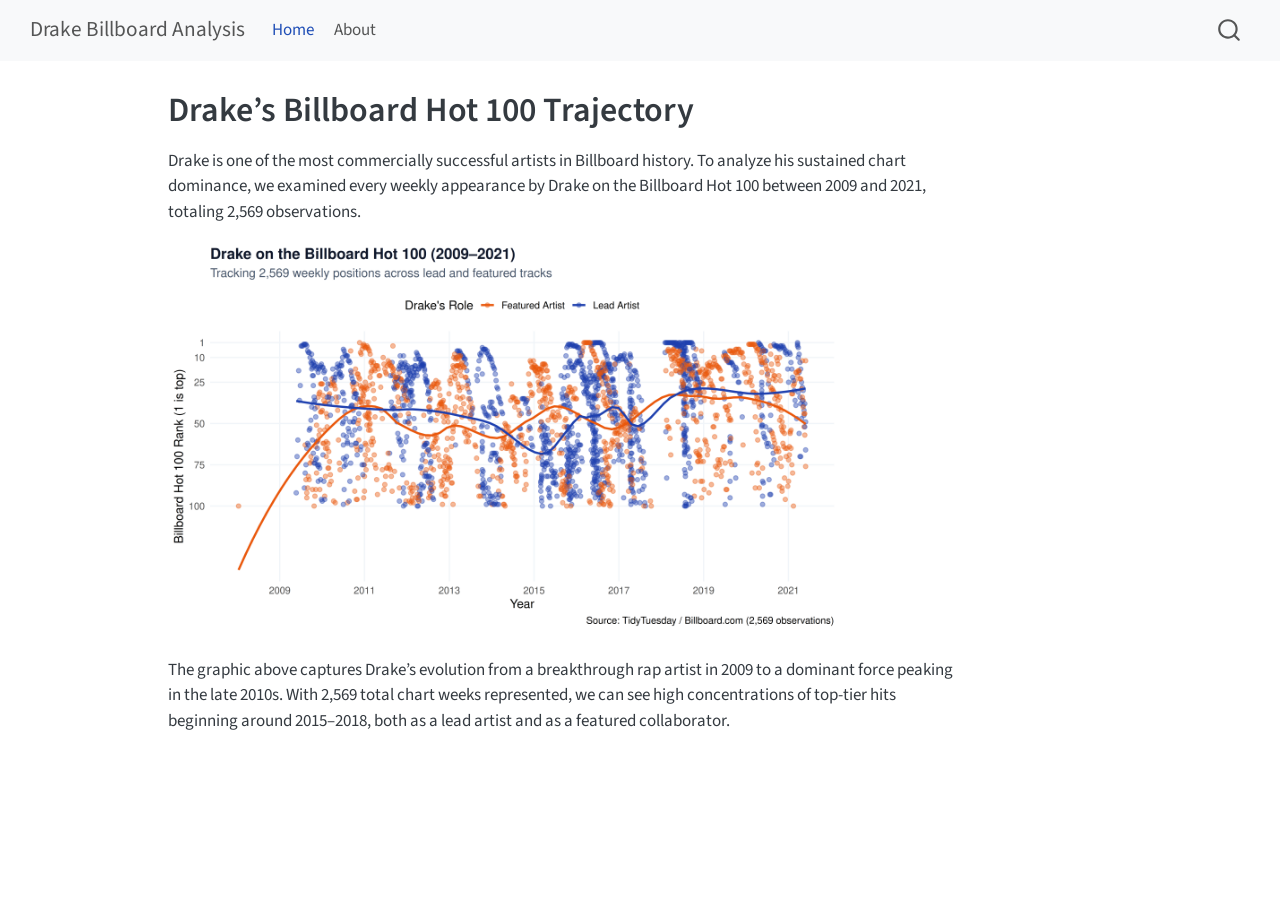
<file: index.html>
<!DOCTYPE html>
<html xmlns="http://www.w3.org/1999/xhtml" lang="en" xml:lang="en"><head>

<meta charset="utf-8">
<meta name="generator" content="quarto-1.10.18">

<meta name="viewport" content="width=device-width, initial-scale=1.0, user-scalable=yes">


<title>Drake’s Billboard Hot 100 Trajectory – Drake Billboard Analysis</title>
<style>
/* Default styles provided by pandoc.
** See https://pandoc.org/MANUAL.html#variables-for-html for config info.
*/
span.smallcaps{font-variant: small-caps;}
div.columns{display: flex; gap: 1.5em;}
div.column{flex: auto;}
@media screen {
div.columns{gap: min(4vw, 1.5em);}
div.column{overflow-x: auto;}
}
div.hanging-indent{margin-left: 1.5em; text-indent: -1.5em;}
ul.task-list{list-style: none;}
ul.task-list li input[type="checkbox"] {
  width: 0.8em;
  margin: 0 0.8em 0.2em -1em; /* quarto-specific, see https://github.com/quarto-dev/quarto-cli/issues/4556 */ 
  vertical-align: middle;
}
</style>


<script src="site_libs/quarto-nav/quarto-nav.js"></script>
<script src="site_libs/quarto-nav/headroom.min.js"></script>
<script src="site_libs/clipboard/clipboard.min.js"></script>
<script src="site_libs/quarto-search/autocomplete.umd.js"></script>
<script src="site_libs/quarto-search/fuse.min.js"></script>
<script src="site_libs/quarto-search/quarto-search.js"></script>
<meta name="quarto:offset" content="./">
<script src="site_libs/quarto-html/quarto.js" type="module"></script>
<script src="site_libs/quarto-html/tabsets/tabsets.js" type="module"></script>
<script src="site_libs/quarto-html/popper.min.js"></script>
<script src="site_libs/quarto-html/tippy.umd.min.js"></script>
<script src="site_libs/quarto-html/anchor.min.js"></script>
<link href="site_libs/quarto-html/tippy.css" rel="stylesheet">
<link href="site_libs/quarto-html/quarto-syntax-highlighting-64a204ab8560d761af7679ceaba22944.css" rel="stylesheet" id="quarto-text-highlighting-styles">
<script src="site_libs/bootstrap/bootstrap.min.js"></script>
<link href="site_libs/bootstrap/bootstrap-icons.css" rel="stylesheet">
<link href="site_libs/bootstrap/bootstrap-5453c8eb392fbb9e83e403fa6f01b86a.min.css" rel="stylesheet" append-hash="true" id="quarto-bootstrap" data-mode="light">
<script id="quarto-search-options" type="application/json">{
  "location": "navbar",
  "copy-button": false,
  "collapse-after": 3,
  "panel-placement": "end",
  "type": "overlay",
  "limit": 50,
  "keyboard-shortcut": [
    "f",
    "/",
    "s"
  ],
  "show-item-context": false,
  "language": {
    "search-no-results-text": "No results",
    "search-matching-documents-text": "matching documents",
    "search-copy-link-title": "Copy link to search",
    "search-hide-matches-text": "Hide additional matches",
    "search-more-match-text": "more match in this document",
    "search-more-matches-text": "more matches in this document",
    "search-clear-button-title": "Clear",
    "search-text-placeholder": "",
    "search-detached-cancel-button-title": "Cancel",
    "search-submit-button-title": "Submit",
    "search-label": "Search"
  }
}</script>


</head>

<body class="nav-fixed quarto-light">

<div id="quarto-search-results"></div>
  <header id="quarto-header" class="headroom fixed-top">
    <nav class="navbar navbar-expand-lg " data-bs-theme="dark">
      <div class="navbar-container container-fluid">
      <div class="navbar-brand-container mx-auto">
    <a class="navbar-brand" href="./index.html">
    <span class="navbar-title">Drake Billboard Analysis</span>
    </a>
  </div>
            <div id="quarto-search" class="" title="Search"></div>
          <button class="navbar-toggler" type="button" data-bs-toggle="collapse" data-bs-target="#navbarCollapse" aria-controls="navbarCollapse" role="menu" aria-expanded="false" aria-label="Toggle navigation" onclick="if (window.quartoToggleHeadroom) { window.quartoToggleHeadroom(); }">
  <span class="navbar-toggler-icon"></span>
</button>
          <div class="collapse navbar-collapse" id="navbarCollapse">
            <ul class="navbar-nav navbar-nav-scroll me-auto">
  <li class="nav-item">
    <a class="nav-link active" href="./index.html" aria-current="page"> 
<span class="menu-text">Home</span></a>
  </li>  
  <li class="nav-item">
    <a class="nav-link" href="./about.html"> 
<span class="menu-text">About</span></a>
  </li>  
</ul>
          </div> <!-- /navcollapse -->
            <div class="quarto-navbar-tools">
</div>
      </div> <!-- /container-fluid -->
    </nav>
</header>
<!-- content -->
<div id="quarto-content" class="quarto-container page-columns page-rows-contents page-layout-article page-navbar">
<!-- sidebar -->
<!-- margin-sidebar -->
    <div id="quarto-margin-sidebar" class="sidebar margin-sidebar zindex-bottom">
        
    </div>
<!-- main -->
<main class="content" id="quarto-document-content">

<header id="title-block-header" class="quarto-title-block default">
<div class="quarto-title">
<h1 class="title">Drake’s Billboard Hot 100 Trajectory</h1>
</div>



<div class="quarto-title-meta">

    
  
    
  </div>
  


</header>


<p>Drake is one of the most commercially successful artists in Billboard history. To analyze his sustained chart dominance, we examined every weekly appearance by Drake on the Billboard Hot 100 between 2009 and 2021, totaling 2,569 observations.</p>
<div class="cell">
<div class="cell-output-display">
<div>
<figure class="figure">
<p><img src="index_files/figure-html/unnamed-chunk-1-1.png" class="img-fluid figure-img" width="672"></p>
</figure>
</div>
</div>
</div>
<p>The graphic above captures Drake’s evolution from a breakthrough rap artist in 2009 to a dominant force peaking in the late 2010s. With 2,569 total chart weeks represented, we can see high concentrations of top-tier hits beginning around 2015–2018, both as a lead artist and as a featured collaborator.</p>



</main> <!-- /main -->
<script id="quarto-html-after-body" type="application/javascript">
  window.document.addEventListener("DOMContentLoaded", function (event) {
    const icon = "";
    const anchorJS = new window.AnchorJS();
    anchorJS.options = {
      placement: 'right',
      icon: icon
    };
    anchorJS.add('.anchored');
    const isCodeAnnotation = (el) => {
      for (const clz of el.classList) {
        if (clz.startsWith('code-annotation-')) {                     
          return true;
        }
      }
      return false;
    }
    const onCopySuccess = function(e) {
      // button target
      const button = e.trigger;
      // don't keep focus
      button.blur();
      // flash "checked"
      button.classList.add('code-copy-button-checked');
      var currentTitle = button.getAttribute("title");
      button.setAttribute("title", "Copied!");
      let tooltip;
      if (window.bootstrap) {
        button.setAttribute("data-bs-toggle", "tooltip");
        button.setAttribute("data-bs-placement", "left");
        button.setAttribute("data-bs-title", "Copied!");
        tooltip = new bootstrap.Tooltip(button, 
          { trigger: "manual", 
            customClass: "code-copy-button-tooltip",
            offset: [0, -8]});
        tooltip.show();    
      }
      setTimeout(function() {
        if (tooltip) {
          tooltip.hide();
          button.removeAttribute("data-bs-title");
          button.removeAttribute("data-bs-toggle");
          button.removeAttribute("data-bs-placement");
        }
        button.setAttribute("title", currentTitle);
        button.classList.remove('code-copy-button-checked');
      }, 1000);
      // clear code selection
      e.clearSelection();
    }
    const getTextToCopy = function(trigger) {
      const outerScaffold = trigger.parentElement.cloneNode(true);
      const codeEl = outerScaffold.querySelector('code');
      for (const childEl of codeEl.children) {
        if (isCodeAnnotation(childEl)) {
          childEl.remove();
        }
      }
      return codeEl.innerText;
    }
    const clipboard = new window.ClipboardJS('.code-copy-button:not([data-in-quarto-modal])', {
      text: getTextToCopy
    });
    clipboard.on('success', onCopySuccess);
    if (window.document.getElementById('quarto-embedded-source-code-modal')) {
      const clipboardModal = new window.ClipboardJS('.code-copy-button[data-in-quarto-modal]', {
        text: getTextToCopy,
        container: window.document.getElementById('quarto-embedded-source-code-modal')
      });
      clipboardModal.on('success', onCopySuccess);
    }
      var localhostRegex = new RegExp(/^(?:http|https):\/\/localhost\:?[0-9]*\//);
      var mailtoRegex = new RegExp(/^mailto:/);
        var filterRegex = new RegExp('/' + window.location.host + '/');
      var isInternal = (href) => {
          return filterRegex.test(href) || localhostRegex.test(href) || mailtoRegex.test(href);
      }
      // Inspect non-navigation links and adorn them if external
     var links = window.document.querySelectorAll('a[href]:not(.nav-link):not(.navbar-brand):not(.toc-action):not(.sidebar-link):not(.sidebar-item-toggle):not(.pagination-link):not(.no-external):not([aria-hidden]):not(.dropdown-item):not(.quarto-navigation-tool):not(.about-link)');
      for (var i=0; i<links.length; i++) {
        const link = links[i];
        if (!isInternal(link.href)) {
          // undo the damage that might have been done by quarto-nav.js in the case of
          // links that we want to consider external
          if (link.dataset.originalHref !== undefined) {
            link.href = link.dataset.originalHref;
          }
        }
      }
    function tippyHover(el, contentFn, onTriggerFn, onUntriggerFn) {
      const config = {
        allowHTML: true,
        maxWidth: 500,
        delay: 100,
        arrow: false,
        appendTo: function(el) {
            return el.parentElement;
        },
        interactive: true,
        interactiveBorder: 10,
        theme: 'quarto',
        placement: 'bottom-start',
      };
      if (contentFn) {
        config.content = contentFn;
      }
      if (onTriggerFn) {
        config.onTrigger = onTriggerFn;
      }
      if (onUntriggerFn) {
        config.onUntrigger = onUntriggerFn;
      }
      window.tippy(el, config); 
    }
    const noterefs = window.document.querySelectorAll('a[role="doc-noteref"]');
    for (var i=0; i<noterefs.length; i++) {
      const ref = noterefs[i];
      tippyHover(ref, function() {
        // use id or data attribute instead here
        let href = ref.getAttribute('data-footnote-href') || ref.getAttribute('href');
        try { href = new URL(href).hash; } catch {}
        const id = href.replace(/^#\/?/, "");
        const note = window.document.getElementById(id);
        if (note) {
          return note.innerHTML;
        } else {
          return "";
        }
      });
    }
    const xrefs = window.document.querySelectorAll('a.quarto-xref');
    const processXRef = (id, note) => {
      // Strip column container classes
      const stripColumnClz = (el) => {
        el.classList.remove("page-full", "page-columns");
        if (el.children) {
          for (const child of el.children) {
            stripColumnClz(child);
          }
        }
      }
      stripColumnClz(note)
      if (id === null || id.startsWith('sec-')) {
        // Special case sections, only their first couple elements
        const container = document.createElement("div");
        if (note.children && note.children.length > 2) {
          container.appendChild(note.children[0].cloneNode(true));
          for (let i = 1; i < note.children.length; i++) {
            const child = note.children[i];
            if (child.tagName === "P" && child.innerText === "") {
              continue;
            } else {
              container.appendChild(child.cloneNode(true));
              break;
            }
          }
          if (window.Quarto?.typesetMath) {
            window.Quarto.typesetMath(container);
          }
          return container.innerHTML
        } else {
          if (window.Quarto?.typesetMath) {
            window.Quarto.typesetMath(note);
          }
          return note.innerHTML;
        }
      } else {
        // Remove any anchor links if they are present
        const anchorLink = note.querySelector('a.anchorjs-link');
        if (anchorLink) {
          anchorLink.remove();
        }
        if (window.Quarto?.typesetMath) {
          window.Quarto.typesetMath(note);
        }
        if (note.classList.contains("callout")) {
          return note.outerHTML;
        } else {
          return note.innerHTML;
        }
      }
    }
    for (var i=0; i<xrefs.length; i++) {
      const xref = xrefs[i];
      tippyHover(xref, undefined, function(instance) {
        instance.disable();
        let url = xref.getAttribute('href');
        let hash = undefined; 
        if (url.startsWith('#')) {
          hash = url;
        } else {
          try { hash = new URL(url).hash; } catch {}
        }
        if (hash) {
          const id = hash.replace(/^#\/?/, "");
          const note = window.document.getElementById(id);
          if (note !== null) {
            try {
              const html = processXRef(id, note.cloneNode(true));
              instance.setContent(html);
            } finally {
              instance.enable();
              instance.show();
            }
          } else {
            // See if we can fetch this
            fetch(url.split('#')[0])
            .then(res => res.text())
            .then(html => {
              const parser = new DOMParser();
              const htmlDoc = parser.parseFromString(html, "text/html");
              const note = htmlDoc.getElementById(id);
              if (note !== null) {
                const html = processXRef(id, note);
                instance.setContent(html);
              } 
            }).finally(() => {
              instance.enable();
              instance.show();
            });
          }
        } else {
          // See if we can fetch a full url (with no hash to target)
          // This is a special case and we should probably do some content thinning / targeting
          fetch(url)
          .then(res => res.text())
          .then(html => {
            const parser = new DOMParser();
            const htmlDoc = parser.parseFromString(html, "text/html");
            const note = htmlDoc.querySelector('main.content');
            if (note !== null) {
              // This should only happen for chapter cross references
              // (since there is no id in the URL)
              // remove the first header
              if (note.children.length > 0 && note.children[0].tagName === "HEADER") {
                note.children[0].remove();
              }
              const html = processXRef(null, note);
              instance.setContent(html);
            } 
          }).finally(() => {
            instance.enable();
            instance.show();
          });
        }
      }, function(instance) {
      });
    }
        let selectedAnnoteEl;
        const selectorForAnnotation = ( cell, annotation) => {
          let cellAttr = 'data-code-cell="' + cell + '"';
          let lineAttr = 'data-code-annotation="' +  annotation + '"';
          const selector = 'span[' + cellAttr + '][' + lineAttr + ']';
          return selector;
        }
        const selectCodeLines = (annoteEl) => {
          const doc = window.document;
          const targetCell = annoteEl.getAttribute("data-target-cell");
          const targetAnnotation = annoteEl.getAttribute("data-target-annotation");
          const annoteSpan = window.document.querySelector(selectorForAnnotation(targetCell, targetAnnotation));
          const lines = annoteSpan.getAttribute("data-code-lines").split(",");
          const lineIds = lines.map((line) => {
            return targetCell + "-" + line;
          })
          let top = null;
          let height = null;
          let parent = null;
          if (lineIds.length > 0) {
              //compute the position of the single el (top and bottom and make a div)
              const el = window.document.getElementById(lineIds[0]);
              top = el.offsetTop;
              height = el.offsetHeight;
              parent = el.parentElement.parentElement;
            if (lineIds.length > 1) {
              const lastEl = window.document.getElementById(lineIds[lineIds.length - 1]);
              const bottom = lastEl.offsetTop + lastEl.offsetHeight;
              height = bottom - top;
            }
            if (top !== null && height !== null && parent !== null) {
              // cook up a div (if necessary) and position it 
              let div = window.document.getElementById("code-annotation-line-highlight");
              if (div === null) {
                div = window.document.createElement("div");
                div.setAttribute("id", "code-annotation-line-highlight");
                div.style.position = 'absolute';
                parent.appendChild(div);
              }
              div.style.top = top - 2 + "px";
              div.style.height = height + 4 + "px";
              div.style.left = 0;
              let gutterDiv = window.document.getElementById("code-annotation-line-highlight-gutter");
              if (gutterDiv === null) {
                gutterDiv = window.document.createElement("div");
                gutterDiv.setAttribute("id", "code-annotation-line-highlight-gutter");
                gutterDiv.style.position = 'absolute';
                const codeCell = window.document.getElementById(targetCell);
                const gutter = codeCell.querySelector('.code-annotation-gutter');
                gutter.appendChild(gutterDiv);
              }
              gutterDiv.style.top = top - 2 + "px";
              gutterDiv.style.height = height + 4 + "px";
            }
            selectedAnnoteEl = annoteEl;
          }
        };
        const unselectCodeLines = () => {
          const elementsIds = ["code-annotation-line-highlight", "code-annotation-line-highlight-gutter"];
          elementsIds.forEach((elId) => {
            const div = window.document.getElementById(elId);
            if (div) {
              div.remove();
            }
          });
          selectedAnnoteEl = undefined;
        };
          // Handle positioning of the toggle
      window.addEventListener(
        "resize",
        throttle(() => {
          elRect = undefined;
          if (selectedAnnoteEl) {
            selectCodeLines(selectedAnnoteEl);
          }
        }, 10)
      );
      function throttle(fn, ms) {
      let throttle = false;
      let timer;
        return (...args) => {
          if(!throttle) { // first call gets through
              fn.apply(this, args);
              throttle = true;
          } else { // all the others get throttled
              if(timer) clearTimeout(timer); // cancel #2
              timer = setTimeout(() => {
                fn.apply(this, args);
                timer = throttle = false;
              }, ms);
          }
        };
      }
        // Attach click handler to the DT
        const annoteDls = window.document.querySelectorAll('dt[data-target-cell]');
        for (const annoteDlNode of annoteDls) {
          annoteDlNode.addEventListener('click', (event) => {
            const clickedEl = event.target;
            if (clickedEl !== selectedAnnoteEl) {
              unselectCodeLines();
              const activeEl = window.document.querySelector('dt[data-target-cell].code-annotation-active');
              if (activeEl) {
                activeEl.classList.remove('code-annotation-active');
              }
              selectCodeLines(clickedEl);
              clickedEl.classList.add('code-annotation-active');
            } else {
              // Unselect the line
              unselectCodeLines();
              clickedEl.classList.remove('code-annotation-active');
            }
          });
        }
    const findCites = (el) => {
      const parentEl = el.parentElement;
      if (parentEl) {
        const cites = parentEl.dataset.cites;
        if (cites) {
          return {
            el,
            cites: cites.split(' ')
          };
        } else {
          return findCites(el.parentElement)
        }
      } else {
        return undefined;
      }
    };
    var bibliorefs = window.document.querySelectorAll('a[role="doc-biblioref"]');
    for (var i=0; i<bibliorefs.length; i++) {
      const ref = bibliorefs[i];
      const citeInfo = findCites(ref);
      if (citeInfo) {
        tippyHover(citeInfo.el, function() {
          var popup = window.document.createElement('div');
          citeInfo.cites.forEach(function(cite) {
            var citeDiv = window.document.createElement('div');
            citeDiv.classList.add('hanging-indent');
            citeDiv.classList.add('csl-entry');
            var biblioDiv = window.document.getElementById('ref-' + cite);
            if (biblioDiv) {
              citeDiv.innerHTML = biblioDiv.innerHTML;
            }
            popup.appendChild(citeDiv);
          });
          return popup.innerHTML;
        });
      }
    }
  });
  </script>
</div> <!-- /content -->




</body></html>
</file>
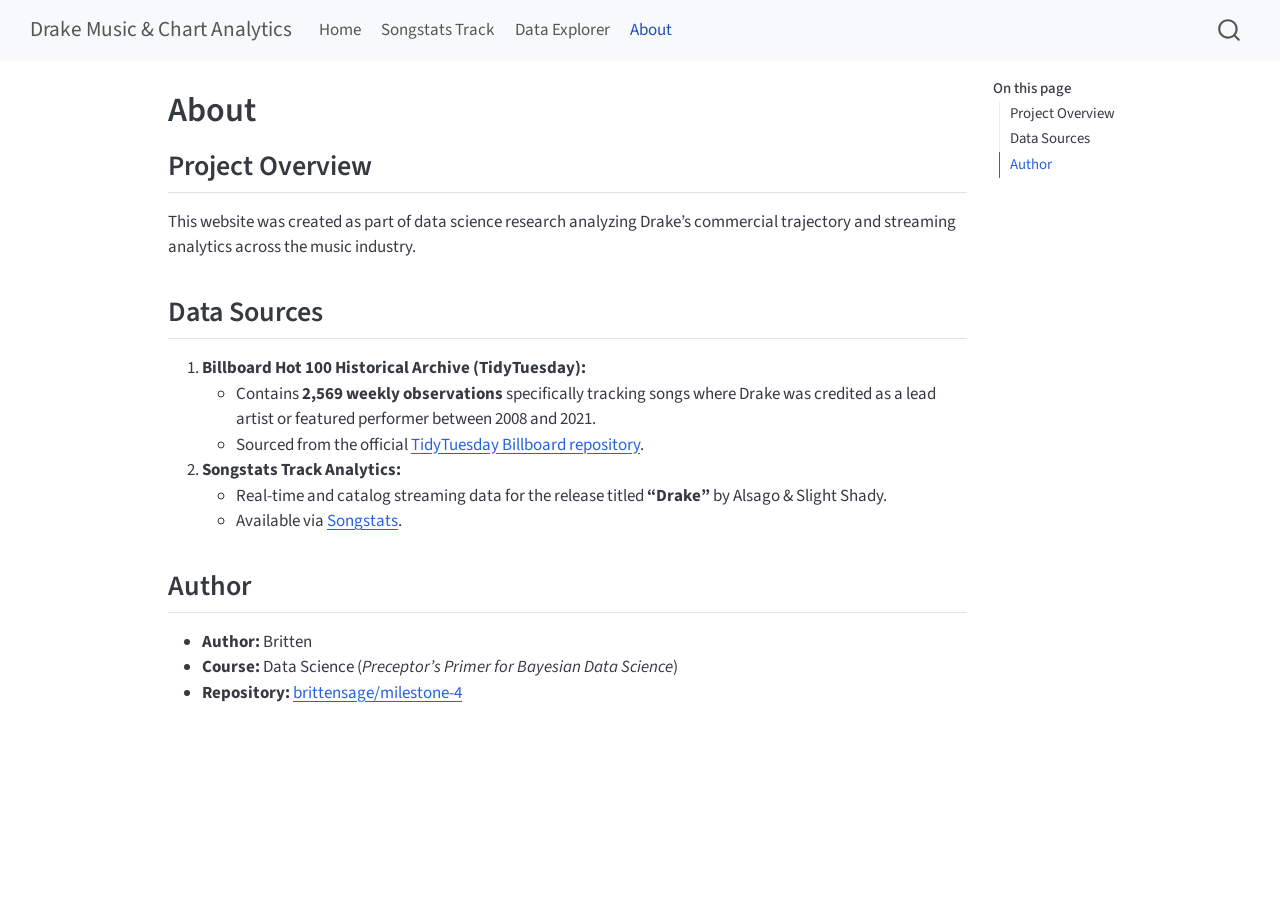
<file: about.html>
<!DOCTYPE html>
<html xmlns="http://www.w3.org/1999/xhtml" lang="en" xml:lang="en"><head>

<meta charset="utf-8">
<meta name="generator" content="quarto-1.10.18">

<meta name="viewport" content="width=device-width, initial-scale=1.0, user-scalable=yes">


<title>About – Drake Music &amp; Chart Analytics</title>
<style>
/* Default styles provided by pandoc.
** See https://pandoc.org/MANUAL.html#variables-for-html for config info.
*/
span.smallcaps{font-variant: small-caps;}
div.columns{display: flex; gap: 1.5em;}
div.column{flex: auto;}
@media screen {
div.columns{gap: min(4vw, 1.5em);}
div.column{overflow-x: auto;}
}
div.hanging-indent{margin-left: 1.5em; text-indent: -1.5em;}
ul.task-list{list-style: none;}
ul.task-list li input[type="checkbox"] {
  width: 0.8em;
  margin: 0 0.8em 0.2em -1em; /* quarto-specific, see https://github.com/quarto-dev/quarto-cli/issues/4556 */ 
  vertical-align: middle;
}
</style>


<script src="site_libs/quarto-nav/quarto-nav.js"></script>
<script src="site_libs/quarto-nav/headroom.min.js"></script>
<script src="site_libs/clipboard/clipboard.min.js"></script>
<script src="site_libs/quarto-search/autocomplete.umd.js"></script>
<script src="site_libs/quarto-search/fuse.min.js"></script>
<script src="site_libs/quarto-search/quarto-search.js"></script>
<meta name="quarto:offset" content="./">
<script src="site_libs/quarto-html/quarto.js" type="module"></script>
<script src="site_libs/quarto-html/tabsets/tabsets.js" type="module"></script>
<script src="site_libs/quarto-html/popper.min.js"></script>
<script src="site_libs/quarto-html/tippy.umd.min.js"></script>
<script src="site_libs/quarto-html/anchor.min.js"></script>
<link href="site_libs/quarto-html/tippy.css" rel="stylesheet">
<link href="site_libs/quarto-html/quarto-syntax-highlighting-64a204ab8560d761af7679ceaba22944.css" rel="stylesheet" id="quarto-text-highlighting-styles">
<script src="site_libs/bootstrap/bootstrap.min.js"></script>
<link href="site_libs/bootstrap/bootstrap-icons.css" rel="stylesheet">
<link href="site_libs/bootstrap/bootstrap-5453c8eb392fbb9e83e403fa6f01b86a.min.css" rel="stylesheet" append-hash="true" id="quarto-bootstrap" data-mode="light">
<script id="quarto-search-options" type="application/json">{
  "location": "navbar",
  "copy-button": false,
  "collapse-after": 3,
  "panel-placement": "end",
  "type": "overlay",
  "limit": 50,
  "keyboard-shortcut": [
    "f",
    "/",
    "s"
  ],
  "show-item-context": false,
  "language": {
    "search-no-results-text": "No results",
    "search-matching-documents-text": "matching documents",
    "search-copy-link-title": "Copy link to search",
    "search-hide-matches-text": "Hide additional matches",
    "search-more-match-text": "more match in this document",
    "search-more-matches-text": "more matches in this document",
    "search-clear-button-title": "Clear",
    "search-text-placeholder": "",
    "search-detached-cancel-button-title": "Cancel",
    "search-submit-button-title": "Submit",
    "search-label": "Search"
  }
}</script>


<link rel="stylesheet" href="styles.css">
</head>

<body class="nav-fixed quarto-light">

<div id="quarto-search-results"></div>
  <header id="quarto-header" class="headroom fixed-top">
    <nav class="navbar navbar-expand-lg " data-bs-theme="dark">
      <div class="navbar-container container-fluid">
      <div class="navbar-brand-container mx-auto">
    <a class="navbar-brand" href="./index.html">
    <span class="navbar-title">Drake Music &amp; Chart Analytics</span>
    </a>
  </div>
            <div id="quarto-search" class="" title="Search"></div>
          <button class="navbar-toggler" type="button" data-bs-toggle="collapse" data-bs-target="#navbarCollapse" aria-controls="navbarCollapse" role="menu" aria-expanded="false" aria-label="Toggle navigation" onclick="if (window.quartoToggleHeadroom) { window.quartoToggleHeadroom(); }">
  <span class="navbar-toggler-icon"></span>
</button>
          <div class="collapse navbar-collapse" id="navbarCollapse">
            <ul class="navbar-nav navbar-nav-scroll me-auto">
  <li class="nav-item">
    <a class="nav-link" href="./index.html"> 
<span class="menu-text">Home</span></a>
  </li>  
  <li class="nav-item">
    <a class="nav-link" href="./songstats.html"> 
<span class="menu-text">Songstats Track</span></a>
  </li>  
  <li class="nav-item">
    <a class="nav-link" href="./data.html"> 
<span class="menu-text">Data Explorer</span></a>
  </li>  
  <li class="nav-item">
    <a class="nav-link active" href="./about.html" aria-current="page"> 
<span class="menu-text">About</span></a>
  </li>  
</ul>
          </div> <!-- /navcollapse -->
            <div class="quarto-navbar-tools">
</div>
      </div> <!-- /container-fluid -->
    </nav>
</header>
<!-- content -->
<div id="quarto-content" class="quarto-container page-columns page-rows-contents page-layout-article page-navbar">
<!-- sidebar -->
<!-- margin-sidebar -->
    <div id="quarto-margin-sidebar" class="sidebar margin-sidebar">
        <nav id="TOC" role="doc-toc" class="toc-active">
    <h2 id="toc-title">On this page</h2>
   
  <ul>
  <li><a href="#project-overview" id="toc-project-overview" class="nav-link active" data-scroll-target="#project-overview">Project Overview</a></li>
  <li><a href="#data-sources" id="toc-data-sources" class="nav-link" data-scroll-target="#data-sources">Data Sources</a></li>
  <li><a href="#author" id="toc-author" class="nav-link" data-scroll-target="#author">Author</a></li>
  </ul>
</nav>
    </div>
<!-- main -->
<main class="content" id="quarto-document-content">

<header id="title-block-header" class="quarto-title-block default">
<div class="quarto-title">
<h1 class="title">About</h1>
</div>



<div class="quarto-title-meta">

    
  
    
  </div>
  


</header>


<section id="project-overview" class="level2">
<h2 class="anchored" data-anchor-id="project-overview">Project Overview</h2>
<p>This website was created as part of data science research analyzing Drake’s commercial trajectory and streaming analytics across the music industry.</p>
</section>
<section id="data-sources" class="level2">
<h2 class="anchored" data-anchor-id="data-sources">Data Sources</h2>
<ol type="1">
<li><strong>Billboard Hot 100 Historical Archive (TidyTuesday):</strong>
<ul>
<li>Contains <strong>2,569 weekly observations</strong> specifically tracking songs where Drake was credited as a lead artist or featured performer between 2008 and 2021.</li>
<li>Sourced from the official <a href="https://github.com/rfordatascience/tidytuesday/tree/master/data/2021/2021-09-14">TidyTuesday Billboard repository</a>.</li>
</ul></li>
<li><strong>Songstats Track Analytics:</strong>
<ul>
<li>Real-time and catalog streaming data for the release titled <strong>“Drake”</strong> by Alsago &amp; Slight Shady.</li>
<li>Available via <a href="https://songstats.com/track/ul9j1yr4/drake">Songstats</a>.</li>
</ul></li>
</ol>
</section>
<section id="author" class="level2">
<h2 class="anchored" data-anchor-id="author">Author</h2>
<ul>
<li><strong>Author:</strong> Britten</li>
<li><strong>Course:</strong> Data Science (<em>Preceptor’s Primer for Bayesian Data Science</em>)</li>
<li><strong>Repository:</strong> <a href="https://github.com/brittensage/milestone-4">brittensage/milestone-4</a></li>
</ul>


</section>

</main> <!-- /main -->
<script id="quarto-html-after-body" type="application/javascript">
  window.document.addEventListener("DOMContentLoaded", function (event) {
    const icon = "";
    const anchorJS = new window.AnchorJS();
    anchorJS.options = {
      placement: 'right',
      icon: icon
    };
    anchorJS.add('.anchored');
    const isCodeAnnotation = (el) => {
      for (const clz of el.classList) {
        if (clz.startsWith('code-annotation-')) {                     
          return true;
        }
      }
      return false;
    }
    const onCopySuccess = function(e) {
      // button target
      const button = e.trigger;
      // don't keep focus
      button.blur();
      // flash "checked"
      button.classList.add('code-copy-button-checked');
      var currentTitle = button.getAttribute("title");
      button.setAttribute("title", "Copied!");
      let tooltip;
      if (window.bootstrap) {
        button.setAttribute("data-bs-toggle", "tooltip");
        button.setAttribute("data-bs-placement", "left");
        button.setAttribute("data-bs-title", "Copied!");
        tooltip = new bootstrap.Tooltip(button, 
          { trigger: "manual", 
            customClass: "code-copy-button-tooltip",
            offset: [0, -8]});
        tooltip.show();    
      }
      setTimeout(function() {
        if (tooltip) {
          tooltip.hide();
          button.removeAttribute("data-bs-title");
          button.removeAttribute("data-bs-toggle");
          button.removeAttribute("data-bs-placement");
        }
        button.setAttribute("title", currentTitle);
        button.classList.remove('code-copy-button-checked');
      }, 1000);
      // clear code selection
      e.clearSelection();
    }
    const getTextToCopy = function(trigger) {
      const outerScaffold = trigger.parentElement.cloneNode(true);
      const codeEl = outerScaffold.querySelector('code');
      for (const childEl of codeEl.children) {
        if (isCodeAnnotation(childEl)) {
          childEl.remove();
        }
      }
      return codeEl.innerText;
    }
    const clipboard = new window.ClipboardJS('.code-copy-button:not([data-in-quarto-modal])', {
      text: getTextToCopy
    });
    clipboard.on('success', onCopySuccess);
    if (window.document.getElementById('quarto-embedded-source-code-modal')) {
      const clipboardModal = new window.ClipboardJS('.code-copy-button[data-in-quarto-modal]', {
        text: getTextToCopy,
        container: window.document.getElementById('quarto-embedded-source-code-modal')
      });
      clipboardModal.on('success', onCopySuccess);
    }
      var localhostRegex = new RegExp(/^(?:http|https):\/\/localhost\:?[0-9]*\//);
      var mailtoRegex = new RegExp(/^mailto:/);
        var filterRegex = new RegExp("https:\/\/brittensage\.github\.io\/milestone-4\/");
      var isInternal = (href) => {
          return filterRegex.test(href) || localhostRegex.test(href) || mailtoRegex.test(href);
      }
      // Inspect non-navigation links and adorn them if external
     var links = window.document.querySelectorAll('a[href]:not(.nav-link):not(.navbar-brand):not(.toc-action):not(.sidebar-link):not(.sidebar-item-toggle):not(.pagination-link):not(.no-external):not([aria-hidden]):not(.dropdown-item):not(.quarto-navigation-tool):not(.about-link)');
      for (var i=0; i<links.length; i++) {
        const link = links[i];
        if (!isInternal(link.href)) {
          // undo the damage that might have been done by quarto-nav.js in the case of
          // links that we want to consider external
          if (link.dataset.originalHref !== undefined) {
            link.href = link.dataset.originalHref;
          }
        }
      }
    function tippyHover(el, contentFn, onTriggerFn, onUntriggerFn) {
      const config = {
        allowHTML: true,
        maxWidth: 500,
        delay: 100,
        arrow: false,
        appendTo: function(el) {
            return el.parentElement;
        },
        interactive: true,
        interactiveBorder: 10,
        theme: 'quarto',
        placement: 'bottom-start',
      };
      if (contentFn) {
        config.content = contentFn;
      }
      if (onTriggerFn) {
        config.onTrigger = onTriggerFn;
      }
      if (onUntriggerFn) {
        config.onUntrigger = onUntriggerFn;
      }
      window.tippy(el, config); 
    }
    const noterefs = window.document.querySelectorAll('a[role="doc-noteref"]');
    for (var i=0; i<noterefs.length; i++) {
      const ref = noterefs[i];
      tippyHover(ref, function() {
        // use id or data attribute instead here
        let href = ref.getAttribute('data-footnote-href') || ref.getAttribute('href');
        try { href = new URL(href).hash; } catch {}
        const id = href.replace(/^#\/?/, "");
        const note = window.document.getElementById(id);
        if (note) {
          return note.innerHTML;
        } else {
          return "";
        }
      });
    }
    const xrefs = window.document.querySelectorAll('a.quarto-xref');
    const processXRef = (id, note) => {
      // Strip column container classes
      const stripColumnClz = (el) => {
        el.classList.remove("page-full", "page-columns");
        if (el.children) {
          for (const child of el.children) {
            stripColumnClz(child);
          }
        }
      }
      stripColumnClz(note)
      if (id === null || id.startsWith('sec-')) {
        // Special case sections, only their first couple elements
        const container = document.createElement("div");
        if (note.children && note.children.length > 2) {
          container.appendChild(note.children[0].cloneNode(true));
          for (let i = 1; i < note.children.length; i++) {
            const child = note.children[i];
            if (child.tagName === "P" && child.innerText === "") {
              continue;
            } else {
              container.appendChild(child.cloneNode(true));
              break;
            }
          }
          if (window.Quarto?.typesetMath) {
            window.Quarto.typesetMath(container);
          }
          return container.innerHTML
        } else {
          if (window.Quarto?.typesetMath) {
            window.Quarto.typesetMath(note);
          }
          return note.innerHTML;
        }
      } else {
        // Remove any anchor links if they are present
        const anchorLink = note.querySelector('a.anchorjs-link');
        if (anchorLink) {
          anchorLink.remove();
        }
        if (window.Quarto?.typesetMath) {
          window.Quarto.typesetMath(note);
        }
        if (note.classList.contains("callout")) {
          return note.outerHTML;
        } else {
          return note.innerHTML;
        }
      }
    }
    for (var i=0; i<xrefs.length; i++) {
      const xref = xrefs[i];
      tippyHover(xref, undefined, function(instance) {
        instance.disable();
        let url = xref.getAttribute('href');
        let hash = undefined; 
        if (url.startsWith('#')) {
          hash = url;
        } else {
          try { hash = new URL(url).hash; } catch {}
        }
        if (hash) {
          const id = hash.replace(/^#\/?/, "");
          const note = window.document.getElementById(id);
          if (note !== null) {
            try {
              const html = processXRef(id, note.cloneNode(true));
              instance.setContent(html);
            } finally {
              instance.enable();
              instance.show();
            }
          } else {
            // See if we can fetch this
            fetch(url.split('#')[0])
            .then(res => res.text())
            .then(html => {
              const parser = new DOMParser();
              const htmlDoc = parser.parseFromString(html, "text/html");
              const note = htmlDoc.getElementById(id);
              if (note !== null) {
                const html = processXRef(id, note);
                instance.setContent(html);
              } 
            }).finally(() => {
              instance.enable();
              instance.show();
            });
          }
        } else {
          // See if we can fetch a full url (with no hash to target)
          // This is a special case and we should probably do some content thinning / targeting
          fetch(url)
          .then(res => res.text())
          .then(html => {
            const parser = new DOMParser();
            const htmlDoc = parser.parseFromString(html, "text/html");
            const note = htmlDoc.querySelector('main.content');
            if (note !== null) {
              // This should only happen for chapter cross references
              // (since there is no id in the URL)
              // remove the first header
              if (note.children.length > 0 && note.children[0].tagName === "HEADER") {
                note.children[0].remove();
              }
              const html = processXRef(null, note);
              instance.setContent(html);
            } 
          }).finally(() => {
            instance.enable();
            instance.show();
          });
        }
      }, function(instance) {
      });
    }
        let selectedAnnoteEl;
        const selectorForAnnotation = ( cell, annotation) => {
          let cellAttr = 'data-code-cell="' + cell + '"';
          let lineAttr = 'data-code-annotation="' +  annotation + '"';
          const selector = 'span[' + cellAttr + '][' + lineAttr + ']';
          return selector;
        }
        const selectCodeLines = (annoteEl) => {
          const doc = window.document;
          const targetCell = annoteEl.getAttribute("data-target-cell");
          const targetAnnotation = annoteEl.getAttribute("data-target-annotation");
          const annoteSpan = window.document.querySelector(selectorForAnnotation(targetCell, targetAnnotation));
          const lines = annoteSpan.getAttribute("data-code-lines").split(",");
          const lineIds = lines.map((line) => {
            return targetCell + "-" + line;
          })
          let top = null;
          let height = null;
          let parent = null;
          if (lineIds.length > 0) {
              //compute the position of the single el (top and bottom and make a div)
              const el = window.document.getElementById(lineIds[0]);
              top = el.offsetTop;
              height = el.offsetHeight;
              parent = el.parentElement.parentElement;
            if (lineIds.length > 1) {
              const lastEl = window.document.getElementById(lineIds[lineIds.length - 1]);
              const bottom = lastEl.offsetTop + lastEl.offsetHeight;
              height = bottom - top;
            }
            if (top !== null && height !== null && parent !== null) {
              // cook up a div (if necessary) and position it 
              let div = window.document.getElementById("code-annotation-line-highlight");
              if (div === null) {
                div = window.document.createElement("div");
                div.setAttribute("id", "code-annotation-line-highlight");
                div.style.position = 'absolute';
                parent.appendChild(div);
              }
              div.style.top = top - 2 + "px";
              div.style.height = height + 4 + "px";
              div.style.left = 0;
              let gutterDiv = window.document.getElementById("code-annotation-line-highlight-gutter");
              if (gutterDiv === null) {
                gutterDiv = window.document.createElement("div");
                gutterDiv.setAttribute("id", "code-annotation-line-highlight-gutter");
                gutterDiv.style.position = 'absolute';
                const codeCell = window.document.getElementById(targetCell);
                const gutter = codeCell.querySelector('.code-annotation-gutter');
                gutter.appendChild(gutterDiv);
              }
              gutterDiv.style.top = top - 2 + "px";
              gutterDiv.style.height = height + 4 + "px";
            }
            selectedAnnoteEl = annoteEl;
          }
        };
        const unselectCodeLines = () => {
          const elementsIds = ["code-annotation-line-highlight", "code-annotation-line-highlight-gutter"];
          elementsIds.forEach((elId) => {
            const div = window.document.getElementById(elId);
            if (div) {
              div.remove();
            }
          });
          selectedAnnoteEl = undefined;
        };
          // Handle positioning of the toggle
      window.addEventListener(
        "resize",
        throttle(() => {
          elRect = undefined;
          if (selectedAnnoteEl) {
            selectCodeLines(selectedAnnoteEl);
          }
        }, 10)
      );
      function throttle(fn, ms) {
      let throttle = false;
      let timer;
        return (...args) => {
          if(!throttle) { // first call gets through
              fn.apply(this, args);
              throttle = true;
          } else { // all the others get throttled
              if(timer) clearTimeout(timer); // cancel #2
              timer = setTimeout(() => {
                fn.apply(this, args);
                timer = throttle = false;
              }, ms);
          }
        };
      }
        // Attach click handler to the DT
        const annoteDls = window.document.querySelectorAll('dt[data-target-cell]');
        for (const annoteDlNode of annoteDls) {
          annoteDlNode.addEventListener('click', (event) => {
            const clickedEl = event.target;
            if (clickedEl !== selectedAnnoteEl) {
              unselectCodeLines();
              const activeEl = window.document.querySelector('dt[data-target-cell].code-annotation-active');
              if (activeEl) {
                activeEl.classList.remove('code-annotation-active');
              }
              selectCodeLines(clickedEl);
              clickedEl.classList.add('code-annotation-active');
            } else {
              // Unselect the line
              unselectCodeLines();
              clickedEl.classList.remove('code-annotation-active');
            }
          });
        }
    const findCites = (el) => {
      const parentEl = el.parentElement;
      if (parentEl) {
        const cites = parentEl.dataset.cites;
        if (cites) {
          return {
            el,
            cites: cites.split(' ')
          };
        } else {
          return findCites(el.parentElement)
        }
      } else {
        return undefined;
      }
    };
    var bibliorefs = window.document.querySelectorAll('a[role="doc-biblioref"]');
    for (var i=0; i<bibliorefs.length; i++) {
      const ref = bibliorefs[i];
      const citeInfo = findCites(ref);
      if (citeInfo) {
        tippyHover(citeInfo.el, function() {
          var popup = window.document.createElement('div');
          citeInfo.cites.forEach(function(cite) {
            var citeDiv = window.document.createElement('div');
            citeDiv.classList.add('hanging-indent');
            citeDiv.classList.add('csl-entry');
            var biblioDiv = window.document.getElementById('ref-' + cite);
            if (biblioDiv) {
              citeDiv.innerHTML = biblioDiv.innerHTML;
            }
            popup.appendChild(citeDiv);
          });
          return popup.innerHTML;
        });
      }
    }
  });
  </script>
</div> <!-- /content -->




</body></html>
</file>
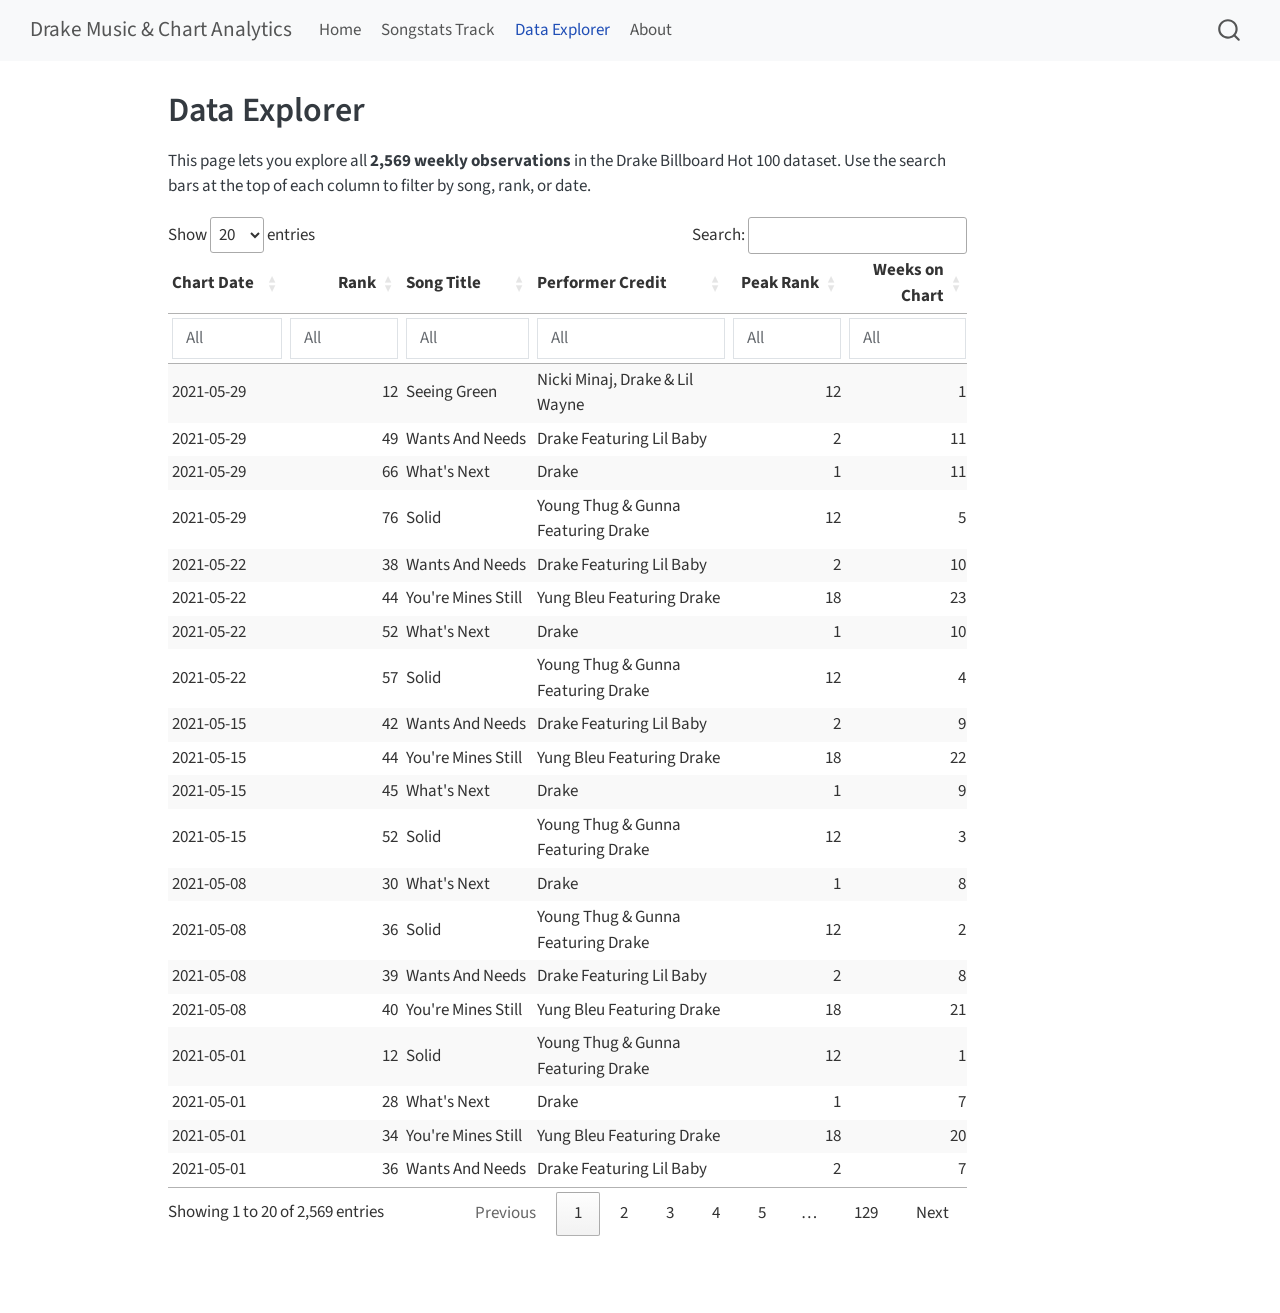
<file: data.html>
<!DOCTYPE html>
<html xmlns="http://www.w3.org/1999/xhtml" lang="en" xml:lang="en"><head>

<meta charset="utf-8">
<meta name="generator" content="quarto-1.10.18">

<meta name="viewport" content="width=device-width, initial-scale=1.0, user-scalable=yes">


<title>Data Explorer – Drake Music &amp; Chart Analytics</title>
<style>
/* Default styles provided by pandoc.
** See https://pandoc.org/MANUAL.html#variables-for-html for config info.
*/
span.smallcaps{font-variant: small-caps;}
div.columns{display: flex; gap: 1.5em;}
div.column{flex: auto;}
@media screen {
div.columns{gap: min(4vw, 1.5em);}
div.column{overflow-x: auto;}
}
div.hanging-indent{margin-left: 1.5em; text-indent: -1.5em;}
ul.task-list{list-style: none;}
ul.task-list li input[type="checkbox"] {
  width: 0.8em;
  margin: 0 0.8em 0.2em -1em; /* quarto-specific, see https://github.com/quarto-dev/quarto-cli/issues/4556 */ 
  vertical-align: middle;
}
</style>


<script src="site_libs/quarto-nav/quarto-nav.js"></script>
<script src="site_libs/quarto-nav/headroom.min.js"></script>
<script src="site_libs/clipboard/clipboard.min.js"></script>
<script src="site_libs/quarto-search/autocomplete.umd.js"></script>
<script src="site_libs/quarto-search/fuse.min.js"></script>
<script src="site_libs/quarto-search/quarto-search.js"></script>
<meta name="quarto:offset" content="./">
<script src="site_libs/quarto-html/quarto.js" type="module"></script>
<script src="site_libs/quarto-html/tabsets/tabsets.js" type="module"></script>
<script src="site_libs/quarto-html/popper.min.js"></script>
<script src="site_libs/quarto-html/tippy.umd.min.js"></script>
<script src="site_libs/quarto-html/anchor.min.js"></script>
<link href="site_libs/quarto-html/tippy.css" rel="stylesheet">
<link href="site_libs/quarto-html/quarto-syntax-highlighting-64a204ab8560d761af7679ceaba22944.css" rel="stylesheet" id="quarto-text-highlighting-styles">
<script src="site_libs/bootstrap/bootstrap.min.js"></script>
<link href="site_libs/bootstrap/bootstrap-icons.css" rel="stylesheet">
<link href="site_libs/bootstrap/bootstrap-5453c8eb392fbb9e83e403fa6f01b86a.min.css" rel="stylesheet" append-hash="true" id="quarto-bootstrap" data-mode="light">
<script id="quarto-search-options" type="application/json">{
  "location": "navbar",
  "copy-button": false,
  "collapse-after": 3,
  "panel-placement": "end",
  "type": "overlay",
  "limit": 50,
  "keyboard-shortcut": [
    "f",
    "/",
    "s"
  ],
  "show-item-context": false,
  "language": {
    "search-no-results-text": "No results",
    "search-matching-documents-text": "matching documents",
    "search-copy-link-title": "Copy link to search",
    "search-hide-matches-text": "Hide additional matches",
    "search-more-match-text": "more match in this document",
    "search-more-matches-text": "more matches in this document",
    "search-clear-button-title": "Clear",
    "search-text-placeholder": "",
    "search-detached-cancel-button-title": "Cancel",
    "search-submit-button-title": "Submit",
    "search-label": "Search"
  }
}</script>
<link href="site_libs/htmltools-fill-0.5.9/fill.css" rel="stylesheet">
<script src="site_libs/htmlwidgets-1.6.4/htmlwidgets.js"></script>
<link href="site_libs/datatables-css-0.0.0/datatables-crosstalk.css" rel="stylesheet">
<script src="site_libs/datatables-binding-0.34.0/datatables.js"></script>
<script src="site_libs/jquery-3.6.0/jquery-3.6.0.min.js"></script>
<link href="site_libs/dt-core-1.13.6/css/jquery.dataTables.min.css" rel="stylesheet">
<link href="site_libs/dt-core-1.13.6/css/jquery.dataTables.extra.css" rel="stylesheet">
<script src="site_libs/dt-core-1.13.6/js/jquery.dataTables.min.js"></script>
<link href="site_libs/nouislider-7.0.10/jquery.nouislider.min.css" rel="stylesheet">
<script src="site_libs/nouislider-7.0.10/jquery.nouislider.min.js"></script>
<link href="site_libs/selectize-0.12.0/selectize.bootstrap3.css" rel="stylesheet">
<script src="site_libs/selectize-0.12.0/selectize.min.js"></script>
<link href="site_libs/crosstalk-1.2.2/css/crosstalk.min.css" rel="stylesheet">
<script src="site_libs/crosstalk-1.2.2/js/crosstalk.min.js"></script>


<link rel="stylesheet" href="styles.css">
</head>

<body class="nav-fixed quarto-light">

<div id="quarto-search-results"></div>
  <header id="quarto-header" class="headroom fixed-top">
    <nav class="navbar navbar-expand-lg " data-bs-theme="dark">
      <div class="navbar-container container-fluid">
      <div class="navbar-brand-container mx-auto">
    <a class="navbar-brand" href="./index.html">
    <span class="navbar-title">Drake Music &amp; Chart Analytics</span>
    </a>
  </div>
            <div id="quarto-search" class="" title="Search"></div>
          <button class="navbar-toggler" type="button" data-bs-toggle="collapse" data-bs-target="#navbarCollapse" aria-controls="navbarCollapse" role="menu" aria-expanded="false" aria-label="Toggle navigation" onclick="if (window.quartoToggleHeadroom) { window.quartoToggleHeadroom(); }">
  <span class="navbar-toggler-icon"></span>
</button>
          <div class="collapse navbar-collapse" id="navbarCollapse">
            <ul class="navbar-nav navbar-nav-scroll me-auto">
  <li class="nav-item">
    <a class="nav-link" href="./index.html"> 
<span class="menu-text">Home</span></a>
  </li>  
  <li class="nav-item">
    <a class="nav-link" href="./songstats.html"> 
<span class="menu-text">Songstats Track</span></a>
  </li>  
  <li class="nav-item">
    <a class="nav-link active" href="./data.html" aria-current="page"> 
<span class="menu-text">Data Explorer</span></a>
  </li>  
  <li class="nav-item">
    <a class="nav-link" href="./about.html"> 
<span class="menu-text">About</span></a>
  </li>  
</ul>
          </div> <!-- /navcollapse -->
            <div class="quarto-navbar-tools">
</div>
      </div> <!-- /container-fluid -->
    </nav>
</header>
<!-- content -->
<div id="quarto-content" class="quarto-container page-columns page-rows-contents page-layout-article page-navbar">
<!-- sidebar -->
<!-- margin-sidebar -->
    <div id="quarto-margin-sidebar" class="sidebar margin-sidebar zindex-bottom">
        
    </div>
<!-- main -->
<main class="content" id="quarto-document-content">

<header id="title-block-header" class="quarto-title-block default">
<div class="quarto-title">
<h1 class="title">Data Explorer</h1>
</div>



<div class="quarto-title-meta">

    
  
    
  </div>
  


</header>


<p>This page lets you explore all <strong>2,569 weekly observations</strong> in the Drake Billboard Hot 100 dataset. Use the search bars at the top of each column to filter by song, rank, or date.</p>
<div class="cell">
<div class="cell-output-display">
<div class="datatables html-widget html-fill-item" id="htmlwidget-fbe66f46368ecb30feb6" style="width:100%;height:auto;"></div>
<script type="application/json" data-for="htmlwidget-fbe66f46368ecb30feb6">{"x":{"filter":"top","vertical":false,"filterHTML":"<tr>\n  <td data-type=\"date\" style=\"vertical-align: top;\">\n    <div class=\"form-group has-feedback\" style=\"margin-bottom: auto;\">\n      <input type=\"search\" placeholder=\"All\" class=\"form-control\" style=\"width: 100%;\"/>\n      <span class=\"glyphicon glyphicon-remove-circle form-control-feedback\"><\/span>\n    <\/div>\n    <div style=\"display: none;position: absolute;width: 200px;opacity: 1\">\n      <div data-min=\"1.200096e+12\" data-max=\"1622246400000\"><\/div>\n      <span style=\"float: left;\"><\/span>\n      <span style=\"float: right;\"><\/span>\n    <\/div>\n  <\/td>\n  <td data-type=\"number\" style=\"vertical-align: top;\">\n    <div class=\"form-group has-feedback\" style=\"margin-bottom: auto;\">\n      <input type=\"search\" placeholder=\"All\" class=\"form-control\" style=\"width: 100%;\"/>\n      <span class=\"glyphicon glyphicon-remove-circle form-control-feedback\"><\/span>\n    <\/div>\n    <div style=\"display: none;position: absolute;width: 200px;opacity: 1\">\n      <div data-min=\"1\" data-max=\"100\"><\/div>\n      <span style=\"float: left;\"><\/span>\n      <span style=\"float: right;\"><\/span>\n    <\/div>\n  <\/td>\n  <td data-type=\"character\" style=\"vertical-align: top;\">\n    <div class=\"form-group has-feedback\" style=\"margin-bottom: auto;\">\n      <input type=\"search\" placeholder=\"All\" class=\"form-control\" style=\"width: 100%;\"/>\n      <span class=\"glyphicon glyphicon-remove-circle form-control-feedback\"><\/span>\n    <\/div>\n  <\/td>\n  <td data-type=\"character\" style=\"vertical-align: top;\">\n    <div class=\"form-group has-feedback\" style=\"margin-bottom: auto;\">\n      <input type=\"search\" placeholder=\"All\" class=\"form-control\" style=\"width: 100%;\"/>\n      <span class=\"glyphicon glyphicon-remove-circle form-control-feedback\"><\/span>\n    <\/div>\n  <\/td>\n  <td data-type=\"number\" style=\"vertical-align: top;\">\n    <div class=\"form-group has-feedback\" style=\"margin-bottom: auto;\">\n      <input type=\"search\" placeholder=\"All\" class=\"form-control\" style=\"width: 100%;\"/>\n      <span class=\"glyphicon glyphicon-remove-circle form-control-feedback\"><\/span>\n    <\/div>\n    <div style=\"display: none;position: absolute;width: 200px;opacity: 1\">\n      <div data-min=\"1\" data-max=\"100\"><\/div>\n      <span style=\"float: left;\"><\/span>\n      <span style=\"float: right;\"><\/span>\n    <\/div>\n  <\/td>\n  <td data-type=\"number\" style=\"vertical-align: top;\">\n    <div class=\"form-group has-feedback\" style=\"margin-bottom: auto;\">\n      <input type=\"search\" placeholder=\"All\" class=\"form-control\" style=\"width: 100%;\"/>\n      <span class=\"glyphicon glyphicon-remove-circle form-control-feedback\"><\/span>\n    <\/div>\n    <div style=\"display: none;position: absolute;width: 200px;opacity: 1\">\n      <div data-min=\"1\" data-max=\"46\"><\/div>\n      <span style=\"float: left;\"><\/span>\n      <span style=\"float: right;\"><\/span>\n    <\/div>\n  <\/td>\n<\/tr>","data":[["2021-05-29","2021-05-29","2021-05-29","2021-05-29","2021-05-22","2021-05-22","2021-05-22","2021-05-22","2021-05-15","2021-05-15","2021-05-15","2021-05-15","2021-05-08","2021-05-08","2021-05-08","2021-05-08","2021-05-01","2021-05-01","2021-05-01","2021-05-01","2021-04-24","2021-04-24","2021-04-24","2021-04-17","2021-04-17","2021-04-17","2021-04-17","2021-04-10","2021-04-10","2021-04-10","2021-04-10","2021-04-03","2021-04-03","2021-04-03","2021-04-03","2021-03-27","2021-03-27","2021-03-27","2021-03-27","2021-03-20","2021-03-20","2021-03-20","2021-03-20","2021-03-13","2021-03-13","2021-03-06","2021-03-06","2021-02-27","2021-02-27","2021-02-20","2021-02-20","2021-02-13","2021-02-13","2021-02-13","2021-02-06","2021-02-06","2021-02-06","2021-01-30","2021-01-30","2021-01-30","2021-01-23","2021-01-23","2021-01-23","2021-01-16","2021-01-16","2021-01-16","2021-01-09","2021-01-09","2021-01-09","2021-01-02","2021-01-02","2021-01-02","2020-12-26","2020-12-26","2020-12-19","2020-12-19","2020-12-12","2020-12-12","2020-12-05","2020-12-05","2020-12-05","2020-11-28","2020-11-28","2020-11-28","2020-11-21","2020-11-21","2020-11-21","2020-11-14","2020-11-14","2020-11-14","2020-11-07","2020-11-07","2020-11-07","2020-11-07","2020-11-07","2020-10-31","2020-10-31","2020-10-31","2020-10-31","2020-10-31","2020-10-24","2020-10-24","2020-10-24","2020-10-24","2020-10-17","2020-10-17","2020-10-17","2020-10-17","2020-10-17","2020-10-10","2020-10-10","2020-10-10","2020-10-10","2020-10-03","2020-10-03","2020-10-03","2020-10-03","2020-09-26","2020-09-26","2020-09-26","2020-09-26","2020-09-19","2020-09-19","2020-09-19","2020-09-19","2020-09-12","2020-09-12","2020-09-12","2020-09-12","2020-09-05","2020-09-05","2020-09-05","2020-09-05","2020-08-29","2020-08-29","2020-08-29","2020-08-29","2020-08-29","2020-08-22","2020-08-22","2020-08-22","2020-08-22","2020-08-15","2020-08-15","2020-08-15","2020-08-15","2020-08-08","2020-08-08","2020-08-08","2020-08-08","2020-08-01","2020-08-01","2020-08-01","2020-08-01","2020-08-01","2020-07-25","2020-07-25","2020-07-25","2020-07-18","2020-07-18","2020-07-18","2020-07-11","2020-07-11","2020-07-11","2020-07-04","2020-07-04","2020-07-04","2020-06-27","2020-06-27","2020-06-27","2020-06-20","2020-06-20","2020-06-20","2020-06-13","2020-06-13","2020-06-13","2020-06-06","2020-06-06","2020-06-06","2020-05-30","2020-05-30","2020-05-30","2020-05-30","2020-05-23","2020-05-23","2020-05-23","2020-05-23","2020-05-23","2020-05-23","2020-05-23","2020-05-23","2020-05-16","2020-05-16","2020-05-16","2020-05-16","2020-05-16","2020-05-16","2020-05-16","2020-05-16","2020-05-16","2020-05-16","2020-05-16","2020-05-16","2020-05-16","2020-05-16","2020-05-16","2020-05-09","2020-05-09","2020-05-02","2020-05-02","2020-05-02","2020-04-25","2020-04-25","2020-04-25","2020-04-25","2020-04-18","2020-04-18","2020-04-18","2020-04-18","2020-04-11","2020-04-11","2020-04-11","2020-04-11","2020-04-04","2020-04-04","2020-04-04","2020-03-28","2020-03-28","2020-03-28","2020-03-21","2020-03-21","2020-03-21","2020-03-14","2020-03-14","2020-03-07","2020-03-07","2020-02-29","2020-02-29","2020-02-22","2020-02-22","2020-02-22","2020-02-15","2020-02-15","2020-02-08","2020-02-08","2020-02-01","2020-02-01","2020-01-25","2020-01-25","2020-01-18","2020-01-11","2020-01-04","2019-12-28","2019-12-21","2019-12-14","2019-12-07","2019-12-07","2019-11-30","2019-11-30","2019-11-23","2019-11-23","2019-11-16","2019-11-16","2019-11-09","2019-11-09","2019-11-02","2019-11-02","2019-10-26","2019-10-26","2019-10-19","2019-10-19","2019-10-12","2019-10-12","2019-10-05","2019-10-05","2019-10-05","2019-09-28","2019-09-28","2019-09-28","2019-09-21","2019-09-21","2019-09-14","2019-09-14","2019-09-07","2019-09-07","2019-08-31","2019-08-31","2019-08-31","2019-08-24","2019-08-24","2019-08-24","2019-08-24","2019-08-17","2019-08-17","2019-08-17","2019-08-17","2019-08-17","2019-08-17","2019-08-17","2019-08-17","2019-08-17","2019-08-17","2019-08-10","2019-08-10","2019-08-10","2019-08-10","2019-08-03","2019-08-03","2019-08-03","2019-07-27","2019-07-27","2019-07-27","2019-07-20","2019-07-20","2019-07-20","2019-07-20","2019-07-13","2019-07-13","2019-07-13","2019-07-13","2019-07-06","2019-07-06","2019-07-06","2019-07-06","2019-07-06","2019-06-29","2019-06-29","2019-06-29","2019-06-29","2019-06-29","2019-06-22","2019-06-22","2019-06-22","2019-06-15","2019-06-15","2019-06-08","2019-06-08","2019-06-01","2019-06-01","2019-05-25","2019-05-25","2019-05-18","2019-05-18","2019-05-11","2019-05-11","2019-05-04","2019-05-04","2019-04-27","2019-04-27","2019-04-27","2019-04-20","2019-04-20","2019-04-20","2019-04-13","2019-04-13","2019-04-13","2019-04-06","2019-04-06","2019-04-06","2019-03-30","2019-03-30","2019-03-30","2019-03-23","2019-03-23","2019-03-23","2019-03-16","2019-03-16","2019-03-16","2019-03-09","2019-03-09","2019-03-09","2019-03-02","2019-03-02","2019-02-23","2019-02-23","2019-02-16","2019-02-16","2019-02-16","2019-02-09","2019-02-09","2019-02-09","2019-02-02","2019-02-02","2019-02-02","2019-01-26","2019-01-26","2019-01-26","2019-01-19","2019-01-19","2019-01-19","2019-01-12","2019-01-12","2019-01-12","2019-01-05","2019-01-05","2019-01-05","2018-12-29","2018-12-29","2018-12-29","2018-12-22","2018-12-22","2018-12-22","2018-12-15","2018-12-15","2018-12-15","2018-12-08","2018-12-08","2018-12-08","2018-12-08","2018-12-08","2018-12-08","2018-12-01","2018-12-01","2018-12-01","2018-12-01","2018-12-01","2018-12-01","2018-11-24","2018-11-24","2018-11-24","2018-11-24","2018-11-24","2018-11-24","2018-11-17","2018-11-17","2018-11-17","2018-11-17","2018-11-17","2018-11-17","2018-11-10","2018-11-10","2018-11-10","2018-11-10","2018-11-10","2018-11-10","2018-11-03","2018-11-03","2018-11-03","2018-11-03","2018-11-03","2018-11-03","2018-10-27","2018-10-27","2018-10-27","2018-10-27","2018-10-27","2018-10-27","2018-10-27","2018-10-20","2018-10-20","2018-10-20","2018-10-20","2018-10-20","2018-10-13","2018-10-13","2018-10-13","2018-10-13","2018-10-06","2018-10-06","2018-10-06","2018-10-06","2018-10-06","2018-10-06","2018-09-29","2018-09-29","2018-09-29","2018-09-29","2018-09-29","2018-09-22","2018-09-22","2018-09-22","2018-09-22","2018-09-22","2018-09-22","2018-09-15","2018-09-15","2018-09-15","2018-09-15","2018-09-15","2018-09-15","2018-09-08","2018-09-08","2018-09-08","2018-09-08","2018-09-08","2018-09-08","2018-09-08","2018-09-01","2018-09-01","2018-09-01","2018-09-01","2018-09-01","2018-09-01","2018-08-25","2018-08-25","2018-08-25","2018-08-25","2018-08-25","2018-08-25","2018-08-25","2018-08-18","2018-08-18","2018-08-18","2018-08-18","2018-08-18","2018-08-18","2018-08-18","2018-08-11","2018-08-11","2018-08-11","2018-08-11","2018-08-11","2018-08-11","2018-08-11","2018-08-11","2018-08-11","2018-08-04","2018-08-04","2018-08-04","2018-08-04","2018-08-04","2018-08-04","2018-08-04","2018-08-04","2018-08-04","2018-08-04","2018-08-04","2018-07-28","2018-07-28","2018-07-28","2018-07-28","2018-07-28","2018-07-28","2018-07-28","2018-07-28","2018-07-28","2018-07-28","2018-07-28","2018-07-28","2018-07-28","2018-07-28","2018-07-28","2018-07-28","2018-07-21","2018-07-21","2018-07-21","2018-07-21","2018-07-21","2018-07-21","2018-07-21","2018-07-21","2018-07-21","2018-07-21","2018-07-21","2018-07-21","2018-07-21","2018-07-21","2018-07-21","2018-07-21","2018-07-21","2018-07-21","2018-07-21","2018-07-21","2018-07-21","2018-07-21","2018-07-21","2018-07-21","2018-07-14","2018-07-14","2018-07-14","2018-07-14","2018-07-14","2018-07-14","2018-07-14","2018-07-14","2018-07-14","2018-07-14","2018-07-14","2018-07-14","2018-07-14","2018-07-14","2018-07-14","2018-07-14","2018-07-14","2018-07-14","2018-07-14","2018-07-14","2018-07-14","2018-07-14","2018-07-14","2018-07-14","2018-07-14","2018-07-14","2018-07-14","2018-07-07","2018-07-07","2018-07-07","2018-07-07","2018-07-07","2018-07-07","2018-07-07","2018-06-30","2018-06-30","2018-06-30","2018-06-30","2018-06-30","2018-06-30","2018-06-30","2018-06-23","2018-06-23","2018-06-23","2018-06-23","2018-06-23","2018-06-23","2018-06-16","2018-06-16","2018-06-16","2018-06-16","2018-06-16","2018-06-16","2018-06-09","2018-06-09","2018-06-09","2018-06-09","2018-06-09","2018-06-09","2018-06-02","2018-06-02","2018-06-02","2018-06-02","2018-06-02","2018-05-26","2018-05-26","2018-05-26","2018-05-26","2018-05-26","2018-05-19","2018-05-19","2018-05-19","2018-05-19","2018-05-12","2018-05-12","2018-05-12","2018-05-12","2018-05-05","2018-05-05","2018-05-05","2018-05-05","2018-04-28","2018-04-28","2018-04-28","2018-04-28","2018-04-21","2018-04-21","2018-04-21","2018-04-21","2018-04-14","2018-04-14","2018-04-14","2018-04-07","2018-04-07","2018-04-07","2018-03-31","2018-03-31","2018-03-31","2018-03-24","2018-03-24","2018-03-24","2018-03-17","2018-03-17","2018-03-17","2018-03-10","2018-03-10","2018-03-10","2018-03-03","2018-03-03","2018-03-03","2018-02-24","2018-02-24","2018-02-24","2018-02-17","2018-02-17","2018-02-17","2018-02-10","2018-02-10","2018-02-10","2018-02-03","2018-02-03","2017-10-07","2017-09-30","2017-08-19","2017-08-19","2017-08-12","2017-08-12","2017-08-05","2017-08-05","2017-08-05","2017-07-29","2017-07-29","2017-07-22","2017-07-22","2017-07-22","2017-07-22","2017-07-15","2017-07-15","2017-07-15","2017-07-15","2017-07-15","2017-07-08","2017-07-08","2017-07-08","2017-07-01","2017-07-01","2017-07-01","2017-07-01","2017-06-24","2017-06-24","2017-06-24","2017-06-24","2017-06-17","2017-06-17","2017-06-17","2017-06-10","2017-06-10","2017-06-10","2017-06-03","2017-06-03","2017-06-03","2017-05-27","2017-05-27","2017-05-27","2017-05-27","2017-05-20","2017-05-20","2017-05-20","2017-05-13","2017-05-13","2017-05-13","2017-05-13","2017-05-13","2017-05-06","2017-05-06","2017-05-06","2017-05-06","2017-05-06","2017-04-29","2017-04-29","2017-04-29","2017-04-29","2017-04-29","2017-04-29","2017-04-29","2017-04-29","2017-04-29","2017-04-22","2017-04-22","2017-04-22","2017-04-22","2017-04-22","2017-04-22","2017-04-22","2017-04-22","2017-04-22","2017-04-22","2017-04-15","2017-04-15","2017-04-15","2017-04-15","2017-04-15","2017-04-15","2017-04-15","2017-04-15","2017-04-15","2017-04-15","2017-04-15","2017-04-15","2017-04-15","2017-04-15","2017-04-15","2017-04-15","2017-04-15","2017-04-15","2017-04-15","2017-04-15","2017-04-15","2017-04-08","2017-04-08","2017-04-08","2017-04-08","2017-04-08","2017-04-08","2017-04-08","2017-04-08","2017-04-08","2017-04-08","2017-04-08","2017-04-08","2017-04-08","2017-04-08","2017-04-08","2017-04-08","2017-04-08","2017-04-08","2017-04-08","2017-04-08","2017-04-08","2017-04-08","2017-04-08","2017-04-08","2017-04-01","2017-04-01","2017-04-01","2017-03-25","2017-03-25","2017-03-25","2017-03-18","2017-03-18","2017-03-18","2017-03-11","2017-03-11","2017-03-11","2017-03-04","2017-03-04","2017-03-04","2017-02-25","2017-02-25","2017-02-25","2017-02-18","2017-02-18","2017-02-18","2017-02-11","2017-02-11","2017-02-11","2017-02-11","2017-02-04","2017-02-04","2017-02-04","2017-02-04","2017-01-28","2017-01-28","2017-01-28","2017-01-28","2017-01-21","2017-01-21","2017-01-21","2017-01-21","2017-01-14","2017-01-14","2017-01-14","2017-01-14","2017-01-07","2017-01-07","2017-01-07","2017-01-07","2016-12-31","2016-12-31","2016-12-31","2016-12-31","2016-12-24","2016-12-24","2016-12-24","2016-12-24","2016-12-24","2016-12-17","2016-12-17","2016-12-17","2016-12-17","2016-12-17","2016-12-10","2016-12-10","2016-12-10","2016-12-10","2016-12-10","2016-12-03","2016-12-03","2016-12-03","2016-12-03","2016-12-03","2016-12-03","2016-11-26","2016-11-26","2016-11-26","2016-11-26","2016-11-26","2016-11-26","2016-11-19","2016-11-19","2016-11-19","2016-11-19","2016-11-19","2016-11-19","2016-11-12","2016-11-12","2016-11-12","2016-11-12","2016-11-12","2016-11-12","2016-11-12","2016-11-05","2016-11-05","2016-11-05","2016-11-05","2016-11-05","2016-11-05","2016-10-29","2016-10-29","2016-10-29","2016-10-29","2016-10-29","2016-10-22","2016-10-22","2016-10-22","2016-10-22","2016-10-22","2016-10-22","2016-10-15","2016-10-15","2016-10-15","2016-10-15","2016-10-15","2016-10-15","2016-10-15","2016-10-15","2016-10-08","2016-10-08","2016-10-08","2016-10-08","2016-10-08","2016-10-08","2016-10-08","2016-10-08","2016-10-01","2016-10-01","2016-10-01","2016-10-01","2016-10-01","2016-10-01","2016-10-01","2016-10-01","2016-10-01","2016-09-24","2016-09-24","2016-09-24","2016-09-24","2016-09-24","2016-09-24","2016-09-24","2016-09-24","2016-09-24","2016-09-17","2016-09-17","2016-09-17","2016-09-17","2016-09-17","2016-09-17","2016-09-17","2016-09-17","2016-09-10","2016-09-10","2016-09-10","2016-09-10","2016-09-10","2016-09-10","2016-09-10","2016-09-10","2016-09-03","2016-09-03","2016-09-03","2016-09-03","2016-09-03","2016-09-03","2016-09-03","2016-09-03","2016-09-03","2016-08-27","2016-08-27","2016-08-27","2016-08-27","2016-08-27","2016-08-27","2016-08-27","2016-08-27","2016-08-27","2016-08-20","2016-08-20","2016-08-20","2016-08-20","2016-08-20","2016-08-20","2016-08-20","2016-08-20","2016-08-20","2016-08-13","2016-08-13","2016-08-13","2016-08-13","2016-08-13","2016-08-13","2016-08-13","2016-08-13","2016-08-13","2016-08-13","2016-08-06","2016-08-06","2016-08-06","2016-08-06","2016-08-06","2016-08-06","2016-08-06","2016-08-06","2016-08-06","2016-08-06","2016-07-30","2016-07-30","2016-07-30","2016-07-30","2016-07-30","2016-07-30","2016-07-30","2016-07-30","2016-07-23","2016-07-23","2016-07-23","2016-07-23","2016-07-23","2016-07-23","2016-07-23","2016-07-23","2016-07-23","2016-07-23","2016-07-16","2016-07-16","2016-07-16","2016-07-16","2016-07-16","2016-07-16","2016-07-16","2016-07-16","2016-07-16","2016-07-16","2016-07-16","2016-07-09","2016-07-09","2016-07-09","2016-07-09","2016-07-09","2016-07-09","2016-07-09","2016-07-09","2016-07-09","2016-07-09","2016-07-09","2016-07-02","2016-07-02","2016-07-02","2016-07-02","2016-07-02","2016-07-02","2016-07-02","2016-07-02","2016-07-02","2016-07-02","2016-07-02","2016-06-25","2016-06-25","2016-06-25","2016-06-25","2016-06-25","2016-06-25","2016-06-25","2016-06-25","2016-06-25","2016-06-25","2016-06-25","2016-06-25","2016-06-18","2016-06-18","2016-06-18","2016-06-18","2016-06-18","2016-06-18","2016-06-18","2016-06-18","2016-06-18","2016-06-18","2016-06-18","2016-06-18","2016-06-11","2016-06-11","2016-06-11","2016-06-11","2016-06-11","2016-06-11","2016-06-11","2016-06-11","2016-06-11","2016-06-11","2016-06-11","2016-06-11","2016-06-11","2016-06-11","2016-06-11","2016-06-04","2016-06-04","2016-06-04","2016-06-04","2016-06-04","2016-06-04","2016-06-04","2016-06-04","2016-06-04","2016-06-04","2016-06-04","2016-06-04","2016-06-04","2016-06-04","2016-06-04","2016-06-04","2016-06-04","2016-06-04","2016-05-28","2016-05-28","2016-05-28","2016-05-28","2016-05-28","2016-05-28","2016-05-28","2016-05-28","2016-05-28","2016-05-28","2016-05-28","2016-05-28","2016-05-28","2016-05-28","2016-05-21","2016-05-21","2016-05-21","2016-05-21","2016-05-21","2016-05-21","2016-05-21","2016-05-21","2016-05-21","2016-05-21","2016-05-21","2016-05-21","2016-05-21","2016-05-21","2016-05-21","2016-05-21","2016-05-21","2016-05-21","2016-05-21","2016-05-21","2016-05-14","2016-05-14","2016-05-14","2016-05-14","2016-05-14","2016-05-07","2016-05-07","2016-05-07","2016-05-07","2016-05-07","2016-04-30","2016-04-30","2016-04-30","2016-04-30","2016-04-30","2016-04-30","2016-04-23","2016-04-23","2016-04-23","2016-04-23","2016-04-23","2016-04-23","2016-04-23","2016-04-16","2016-04-16","2016-04-16","2016-04-16","2016-04-09","2016-04-09","2016-04-09","2016-04-09","2016-04-02","2016-04-02","2016-04-02","2016-04-02","2016-03-26","2016-03-26","2016-03-26","2016-03-26","2016-03-19","2016-03-19","2016-03-19","2016-03-19","2016-03-12","2016-03-12","2016-03-12","2016-03-12","2016-03-05","2016-03-05","2016-03-05","2016-03-05","2016-02-27","2016-02-27","2016-02-27","2016-02-27","2016-02-20","2016-02-20","2016-02-20","2016-02-20","2016-02-20","2016-02-13","2016-02-13","2016-02-13","2016-02-13","2016-02-06","2016-02-06","2016-02-06","2016-02-06","2016-01-30","2016-01-30","2016-01-30","2016-01-30","2016-01-23","2016-01-23","2016-01-23","2016-01-23","2016-01-23","2016-01-16","2016-01-16","2016-01-16","2016-01-16","2016-01-16","2016-01-09","2016-01-09","2016-01-09","2016-01-09","2016-01-09","2016-01-02","2016-01-02","2016-01-02","2016-01-02","2016-01-02","2016-01-02","2015-12-26","2015-12-26","2015-12-26","2015-12-26","2015-12-26","2015-12-26","2015-12-19","2015-12-19","2015-12-19","2015-12-19","2015-12-19","2015-12-19","2015-12-12","2015-12-12","2015-12-12","2015-12-12","2015-12-12","2015-12-12","2015-12-05","2015-12-05","2015-12-05","2015-12-05","2015-12-05","2015-12-05","2015-11-28","2015-11-28","2015-11-28","2015-11-28","2015-11-28","2015-11-28","2015-11-28","2015-11-21","2015-11-21","2015-11-21","2015-11-21","2015-11-21","2015-11-21","2015-11-21","2015-11-21","2015-11-21","2015-11-14","2015-11-14","2015-11-14","2015-11-14","2015-11-14","2015-11-14","2015-11-14","2015-11-14","2015-11-14","2015-11-14","2015-11-07","2015-11-07","2015-11-07","2015-11-07","2015-11-07","2015-11-07","2015-11-07","2015-11-07","2015-11-07","2015-11-07","2015-11-07","2015-11-07","2015-10-31","2015-10-31","2015-10-31","2015-10-31","2015-10-31","2015-10-31","2015-10-31","2015-10-31","2015-10-31","2015-10-31","2015-10-31","2015-10-31","2015-10-31","2015-10-24","2015-10-24","2015-10-24","2015-10-24","2015-10-24","2015-10-24","2015-10-24","2015-10-24","2015-10-24","2015-10-24","2015-10-24","2015-10-24","2015-10-24","2015-10-17","2015-10-17","2015-10-17","2015-10-17","2015-10-17","2015-10-17","2015-10-17","2015-10-17","2015-10-17","2015-10-17","2015-10-17","2015-10-17","2015-10-17","2015-10-17","2015-10-10","2015-10-10","2015-10-10","2015-10-10","2015-10-10","2015-10-10","2015-10-10","2015-10-10","2015-10-10","2015-10-10","2015-10-10","2015-10-10","2015-10-10","2015-10-03","2015-10-03","2015-10-03","2015-10-03","2015-10-03","2015-10-03","2015-09-26","2015-09-26","2015-09-26","2015-09-26","2015-09-26","2015-09-19","2015-09-19","2015-09-19","2015-09-19","2015-09-19","2015-09-12","2015-09-12","2015-09-12","2015-09-12","2015-09-12","2015-09-05","2015-09-05","2015-09-05","2015-09-05","2015-09-05","2015-08-29","2015-08-29","2015-08-29","2015-08-29","2015-08-29","2015-08-22","2015-08-22","2015-08-22","2015-08-22","2015-08-22","2015-08-22","2015-08-15","2015-08-15","2015-08-08","2015-08-08","2015-08-01","2015-07-25","2015-07-18","2015-07-18","2015-07-11","2015-07-11","2015-07-04","2015-07-04","2015-07-04","2015-06-27","2015-06-27","2015-06-27","2015-06-20","2015-06-20","2015-06-20","2015-06-20","2015-06-13","2015-06-13","2015-06-13","2015-06-13","2015-06-06","2015-06-06","2015-06-06","2015-06-06","2015-05-30","2015-05-30","2015-05-30","2015-05-30","2015-05-23","2015-05-23","2015-05-23","2015-05-23","2015-05-23","2015-05-16","2015-05-16","2015-05-16","2015-05-16","2015-05-16","2015-05-16","2015-05-09","2015-05-09","2015-05-09","2015-05-09","2015-05-09","2015-05-09","2015-05-02","2015-05-02","2015-05-02","2015-05-02","2015-05-02","2015-05-02","2015-05-02","2015-04-25","2015-04-25","2015-04-25","2015-04-25","2015-04-25","2015-04-25","2015-04-25","2015-04-18","2015-04-18","2015-04-18","2015-04-18","2015-04-18","2015-04-18","2015-04-18","2015-04-11","2015-04-11","2015-04-11","2015-04-11","2015-04-11","2015-04-11","2015-04-11","2015-04-04","2015-04-04","2015-04-04","2015-04-04","2015-04-04","2015-04-04","2015-04-04","2015-03-28","2015-03-28","2015-03-28","2015-03-28","2015-03-28","2015-03-28","2015-03-28","2015-03-21","2015-03-21","2015-03-21","2015-03-21","2015-03-21","2015-03-21","2015-03-21","2015-03-14","2015-03-14","2015-03-14","2015-03-14","2015-03-14","2015-03-14","2015-03-14","2015-03-14","2015-03-07","2015-03-07","2015-03-07","2015-03-07","2015-03-07","2015-03-07","2015-03-07","2015-03-07","2015-03-07","2015-03-07","2015-03-07","2015-03-07","2015-03-07","2015-03-07","2015-02-28","2015-02-28","2015-02-28","2015-02-28","2015-02-28","2015-02-28","2015-02-28","2015-02-28","2015-02-28","2015-02-21","2015-02-21","2015-02-21","2015-02-21","2015-02-14","2015-02-14","2015-02-14","2015-02-07","2015-02-07","2015-02-07","2015-01-31","2015-01-31","2015-01-24","2015-01-24","2015-01-17","2015-01-17","2015-01-10","2015-01-10","2015-01-03","2015-01-03","2014-12-27","2014-12-27","2014-12-20","2014-12-20","2014-12-20","2014-12-13","2014-12-13","2014-12-13","2014-12-06","2014-12-06","2014-12-06","2014-11-29","2014-11-29","2014-11-29","2014-11-22","2014-11-22","2014-11-22","2014-11-15","2014-11-15","2014-11-15","2014-11-08","2014-11-08","2014-11-01","2014-11-01","2014-10-25","2014-10-25","2014-10-25","2014-10-18","2014-10-18","2014-10-18","2014-10-11","2014-10-11","2014-10-11","2014-10-04","2014-10-04","2014-09-27","2014-09-27","2014-09-20","2014-09-20","2014-09-13","2014-09-13","2014-09-06","2014-09-06","2014-08-30","2014-08-30","2014-08-23","2014-08-23","2014-08-16","2014-08-16","2014-08-09","2014-08-09","2014-08-09","2014-08-02","2014-08-02","2014-08-02","2014-07-26","2014-07-26","2014-07-26","2014-07-19","2014-07-19","2014-07-19","2014-07-12","2014-07-12","2014-07-12","2014-07-05","2014-07-05","2014-07-05","2014-06-28","2014-06-28","2014-06-28","2014-06-21","2014-06-21","2014-06-21","2014-06-14","2014-06-14","2014-06-14","2014-06-07","2014-06-07","2014-05-31","2014-05-31","2014-05-24","2014-05-24","2014-05-17","2014-05-17","2014-05-10","2014-05-10","2014-05-03","2014-05-03","2014-04-26","2014-04-26","2014-04-26","2014-04-19","2014-04-19","2014-04-19","2014-04-12","2014-04-12","2014-04-12","2014-04-05","2014-04-05","2014-04-05","2014-04-05","2014-03-29","2014-03-29","2014-03-29","2014-03-29","2014-03-22","2014-03-22","2014-03-22","2014-03-22","2014-03-15","2014-03-15","2014-03-15","2014-03-08","2014-03-08","2014-03-08","2014-03-08","2014-03-01","2014-03-01","2014-03-01","2014-03-01","2014-02-22","2014-02-22","2014-02-22","2014-02-22","2014-02-22","2014-02-15","2014-02-15","2014-02-15","2014-02-15","2014-02-15","2014-02-08","2014-02-08","2014-02-08","2014-02-08","2014-02-01","2014-02-01","2014-02-01","2014-02-01","2014-01-25","2014-01-25","2014-01-25","2014-01-25","2014-01-18","2014-01-18","2014-01-18","2014-01-18","2014-01-11","2014-01-11","2014-01-11","2014-01-11","2014-01-11","2014-01-04","2014-01-04","2014-01-04","2014-01-04","2014-01-04","2013-12-28","2013-12-28","2013-12-28","2013-12-28","2013-12-21","2013-12-21","2013-12-21","2013-12-21","2013-12-14","2013-12-14","2013-12-14","2013-12-14","2013-12-07","2013-12-07","2013-12-07","2013-11-30","2013-11-30","2013-11-30","2013-11-30","2013-11-23","2013-11-23","2013-11-16","2013-11-16","2013-11-16","2013-11-09","2013-11-09","2013-11-09","2013-11-02","2013-11-02","2013-11-02","2013-10-26","2013-10-26","2013-10-26","2013-10-26","2013-10-19","2013-10-19","2013-10-19","2013-10-19","2013-10-19","2013-10-19","2013-10-12","2013-10-12","2013-10-12","2013-10-12","2013-10-12","2013-10-12","2013-10-12","2013-10-12","2013-10-12","2013-10-12","2013-10-12","2013-10-12","2013-10-05","2013-10-05","2013-09-28","2013-09-28","2013-09-28","2013-09-21","2013-09-14","2013-09-14","2013-09-07","2013-09-07","2013-08-31","2013-08-31","2013-08-24","2013-08-24","2013-08-17","2013-08-10","2013-08-03","2013-07-27","2013-07-20","2013-07-20","2013-07-13","2013-07-13","2013-07-06","2013-07-06","2013-06-29","2013-06-29","2013-06-29","2013-06-22","2013-06-22","2013-06-22","2013-06-15","2013-06-15","2013-06-15","2013-06-08","2013-06-08","2013-06-08","2013-06-01","2013-06-01","2013-06-01","2013-05-25","2013-05-25","2013-05-25","2013-05-18","2013-05-18","2013-05-18","2013-05-18","2013-05-11","2013-05-11","2013-05-11","2013-05-11","2013-05-04","2013-05-04","2013-05-04","2013-04-27","2013-04-27","2013-04-27","2013-04-20","2013-04-20","2013-04-20","2013-04-20","2013-04-13","2013-04-13","2013-04-13","2013-04-13","2013-04-06","2013-04-06","2013-04-06","2013-04-06","2013-03-30","2013-03-30","2013-03-30","2013-03-30","2013-03-23","2013-03-23","2013-03-23","2013-03-23","2013-03-16","2013-03-16","2013-03-16","2013-03-16","2013-03-09","2013-03-09","2013-03-09","2013-03-09","2013-03-02","2013-03-02","2013-03-02","2013-03-02","2013-02-23","2013-02-23","2013-02-23","2013-02-23","2013-02-16","2013-02-16","2013-02-16","2013-02-09","2013-02-09","2013-02-09","2013-02-02","2013-02-02","2013-02-02","2013-02-02","2013-01-26","2013-01-26","2013-01-26","2013-01-19","2013-01-19","2013-01-19","2013-01-12","2013-01-12","2013-01-12","2013-01-05","2013-01-05","2013-01-05","2012-12-29","2012-12-29","2012-12-29","2012-12-22","2012-12-22","2012-12-22","2012-12-22","2012-12-15","2012-12-15","2012-12-15","2012-12-15","2012-12-08","2012-12-08","2012-12-08","2012-12-08","2012-12-01","2012-12-01","2012-12-01","2012-12-01","2012-11-24","2012-11-24","2012-11-24","2012-11-24","2012-11-17","2012-11-17","2012-11-17","2012-11-17","2012-11-17","2012-11-10","2012-11-10","2012-11-10","2012-11-10","2012-11-03","2012-11-03","2012-11-03","2012-11-03","2012-10-27","2012-10-27","2012-10-27","2012-10-27","2012-10-20","2012-10-20","2012-10-20","2012-10-13","2012-10-13","2012-10-13","2012-10-06","2012-10-06","2012-10-06","2012-09-29","2012-09-29","2012-09-29","2012-09-22","2012-09-22","2012-09-22","2012-09-15","2012-09-15","2012-09-15","2012-09-08","2012-09-08","2012-09-08","2012-09-01","2012-09-01","2012-09-01","2012-08-25","2012-08-25","2012-08-25","2012-08-18","2012-08-18","2012-08-18","2012-08-18","2012-08-18","2012-08-11","2012-08-11","2012-08-11","2012-08-11","2012-08-04","2012-08-04","2012-08-04","2012-08-04","2012-08-04","2012-07-28","2012-07-28","2012-07-28","2012-07-28","2012-07-28","2012-07-28","2012-07-21","2012-07-21","2012-07-21","2012-07-21","2012-07-21","2012-07-21","2012-07-14","2012-07-14","2012-07-14","2012-07-14","2012-07-14","2012-07-14","2012-07-07","2012-07-07","2012-07-07","2012-07-07","2012-07-07","2012-07-07","2012-07-07","2012-06-30","2012-06-30","2012-06-30","2012-06-30","2012-06-30","2012-06-23","2012-06-23","2012-06-23","2012-06-23","2012-06-23","2012-06-16","2012-06-16","2012-06-16","2012-06-16","2012-06-16","2012-06-09","2012-06-09","2012-06-09","2012-06-09","2012-06-09","2012-06-02","2012-06-02","2012-06-02","2012-06-02","2012-06-02","2012-05-26","2012-05-26","2012-05-26","2012-05-26","2012-05-26","2012-05-19","2012-05-19","2012-05-19","2012-05-19","2012-05-12","2012-05-12","2012-05-12","2012-05-12","2012-05-12","2012-05-05","2012-05-05","2012-05-05","2012-05-05","2012-05-05","2012-04-28","2012-04-28","2012-04-28","2012-04-28","2012-04-21","2012-04-21","2012-04-21","2012-04-21","2012-04-14","2012-04-14","2012-04-14","2012-04-14","2012-04-14","2012-04-07","2012-04-07","2012-04-07","2012-04-07","2012-04-07","2012-03-31","2012-03-31","2012-03-31","2012-03-31","2012-03-24","2012-03-24","2012-03-24","2012-03-17","2012-03-17","2012-03-17","2012-03-10","2012-03-10","2012-03-10","2012-03-03","2012-03-03","2012-03-03","2012-02-25","2012-02-25","2012-02-25","2012-02-25","2012-02-25","2012-02-18","2012-02-18","2012-02-18","2012-02-18","2012-02-18","2012-02-11","2012-02-11","2012-02-11","2012-02-11","2012-02-11","2012-02-11","2012-02-04","2012-02-04","2012-02-04","2012-02-04","2012-02-04","2012-02-04","2012-01-28","2012-01-28","2012-01-28","2012-01-28","2012-01-28","2012-01-21","2012-01-21","2012-01-21","2012-01-21","2012-01-21","2012-01-21","2012-01-14","2012-01-14","2012-01-14","2012-01-14","2012-01-14","2012-01-07","2012-01-07","2012-01-07","2012-01-07","2012-01-07","2011-12-31","2011-12-31","2011-12-31","2011-12-31","2011-12-31","2011-12-31","2011-12-24","2011-12-24","2011-12-24","2011-12-24","2011-12-24","2011-12-24","2011-12-17","2011-12-17","2011-12-17","2011-12-17","2011-12-17","2011-12-17","2011-12-10","2011-12-10","2011-12-10","2011-12-10","2011-12-10","2011-12-03","2011-12-03","2011-12-03","2011-12-03","2011-12-03","2011-12-03","2011-12-03","2011-12-03","2011-12-03","2011-11-26","2011-11-26","2011-11-26","2011-11-26","2011-11-19","2011-11-19","2011-11-19","2011-11-19","2011-11-12","2011-11-12","2011-11-12","2011-11-12","2011-11-05","2011-11-05","2011-11-05","2011-11-05","2011-11-05","2011-10-29","2011-10-29","2011-10-29","2011-10-29","2011-10-29","2011-10-29","2011-10-22","2011-10-22","2011-10-22","2011-10-22","2011-10-15","2011-10-15","2011-10-15","2011-10-15","2011-10-08","2011-10-08","2011-10-08","2011-10-08","2011-10-01","2011-10-01","2011-10-01","2011-10-01","2011-09-24","2011-09-24","2011-09-24","2011-09-24","2011-09-17","2011-09-17","2011-09-17","2011-09-17","2011-09-17","2011-09-10","2011-09-10","2011-09-10","2011-09-10","2011-09-03","2011-09-03","2011-09-03","2011-09-03","2011-08-27","2011-08-27","2011-08-27","2011-08-27","2011-08-20","2011-08-20","2011-08-20","2011-08-13","2011-08-13","2011-08-13","2011-08-06","2011-08-06","2011-08-06","2011-07-30","2011-07-30","2011-07-23","2011-07-23","2011-07-16","2011-07-16","2011-07-09","2011-07-09","2011-07-02","2011-07-02","2011-06-25","2011-06-25","2011-06-18","2011-06-18","2011-06-11","2011-06-04","2011-06-04","2011-05-28","2011-05-21","2011-05-14","2011-05-07","2011-04-30","2011-04-23","2011-04-23","2011-04-16","2011-04-16","2011-04-09","2011-04-09","2011-04-02","2011-04-02","2011-04-02","2011-03-26","2011-03-26","2011-03-26","2011-03-19","2011-03-19","2011-03-19","2011-03-12","2011-03-12","2011-03-12","2011-03-05","2011-03-05","2011-03-05","2011-02-26","2011-02-26","2011-02-26","2011-02-26","2011-02-19","2011-02-19","2011-02-19","2011-02-19","2011-02-12","2011-02-12","2011-02-12","2011-02-12","2011-02-12","2011-02-05","2011-02-05","2011-02-05","2011-02-05","2011-02-05","2011-01-29","2011-01-29","2011-01-29","2011-01-29","2011-01-29","2011-01-22","2011-01-22","2011-01-22","2011-01-22","2011-01-22","2011-01-15","2011-01-15","2011-01-15","2011-01-15","2011-01-15","2011-01-08","2011-01-08","2011-01-08","2011-01-08","2011-01-08","2011-01-01","2011-01-01","2011-01-01","2011-01-01","2011-01-01","2011-01-01","2010-12-25","2010-12-25","2010-12-25","2010-12-25","2010-12-25","2010-12-18","2010-12-18","2010-12-18","2010-12-18","2010-12-11","2010-12-11","2010-12-11","2010-12-11","2010-12-04","2010-12-04","2010-12-04","2010-12-04","2010-11-27","2010-11-27","2010-11-27","2010-11-27","2010-11-20","2010-11-20","2010-11-20","2010-11-20","2010-11-13","2010-11-13","2010-11-13","2010-11-13","2010-11-06","2010-11-06","2010-11-06","2010-11-06","2010-10-30","2010-10-30","2010-10-30","2010-10-30","2010-10-30","2010-10-23","2010-10-23","2010-10-23","2010-10-23","2010-10-23","2010-10-16","2010-10-16","2010-10-16","2010-10-16","2010-10-09","2010-10-09","2010-10-09","2010-10-09","2010-10-09","2010-10-02","2010-10-02","2010-10-02","2010-10-02","2010-09-25","2010-09-25","2010-09-25","2010-09-25","2010-09-18","2010-09-18","2010-09-18","2010-09-18","2010-09-11","2010-09-11","2010-09-11","2010-09-11","2010-09-04","2010-09-04","2010-09-04","2010-09-04","2010-08-28","2010-08-28","2010-08-28","2010-08-21","2010-08-21","2010-08-21","2010-08-14","2010-08-14","2010-08-07","2010-08-07","2010-08-07","2010-08-07","2010-07-31","2010-07-31","2010-07-31","2010-07-24","2010-07-24","2010-07-24","2010-07-17","2010-07-17","2010-07-17","2010-07-10","2010-07-10","2010-07-10","2010-07-10","2010-07-03","2010-07-03","2010-07-03","2010-07-03","2010-07-03","2010-07-03","2010-07-03","2010-06-26","2010-06-26","2010-06-26","2010-06-19","2010-06-19","2010-06-19","2010-06-12","2010-06-12","2010-06-05","2010-06-05","2010-06-05","2010-05-29","2010-05-29","2010-05-29","2010-05-22","2010-05-22","2010-05-22","2010-05-15","2010-05-15","2010-05-08","2010-05-08","2010-05-01","2010-05-01","2010-04-24","2010-04-24","2010-04-24","2010-04-17","2010-04-17","2010-04-10","2010-04-10","2010-04-10","2010-04-03","2010-04-03","2010-03-27","2010-03-27","2010-03-20","2010-03-20","2010-03-13","2010-03-13","2010-03-13","2010-03-06","2010-03-06","2010-03-06","2010-03-06","2010-02-27","2010-02-27","2010-02-27","2010-02-27","2010-02-20","2010-02-20","2010-02-20","2010-02-20","2010-02-13","2010-02-13","2010-02-13","2010-02-13","2010-02-06","2010-02-06","2010-02-06","2010-02-06","2010-01-30","2010-01-30","2010-01-30","2010-01-30","2010-01-23","2010-01-23","2010-01-23","2010-01-23","2010-01-23","2010-01-16","2010-01-16","2010-01-16","2010-01-16","2010-01-09","2010-01-09","2010-01-09","2010-01-09","2010-01-02","2010-01-02","2010-01-02","2010-01-02","2009-12-26","2009-12-26","2009-12-26","2009-12-26","2009-12-19","2009-12-19","2009-12-19","2009-12-19","2009-12-12","2009-12-12","2009-12-12","2009-12-12","2009-12-12","2009-12-05","2009-12-05","2009-12-05","2009-12-05","2009-11-28","2009-11-28","2009-11-28","2009-11-28","2009-11-28","2009-11-21","2009-11-21","2009-11-21","2009-11-21","2009-11-21","2009-11-14","2009-11-14","2009-11-14","2009-11-14","2009-11-14","2009-11-07","2009-11-07","2009-11-07","2009-11-07","2009-11-07","2009-10-31","2009-10-31","2009-10-31","2009-10-31","2009-10-31","2009-10-24","2009-10-24","2009-10-24","2009-10-24","2009-10-24","2009-10-17","2009-10-17","2009-10-17","2009-10-17","2009-10-10","2009-10-10","2009-10-10","2009-10-10","2009-10-10","2009-10-03","2009-10-03","2009-10-03","2009-10-03","2009-10-03","2009-09-26","2009-09-26","2009-09-26","2009-09-19","2009-09-19","2009-09-19","2009-09-12","2009-09-12","2009-09-12","2009-09-05","2009-09-05","2009-09-05","2009-08-29","2009-08-29","2009-08-29","2009-08-22","2009-08-22","2009-08-22","2009-08-22","2009-08-15","2009-08-15","2009-08-15","2009-08-08","2009-08-08","2009-08-08","2009-08-01","2009-08-01","2009-07-25","2009-07-18","2009-07-11","2009-07-04","2009-06-27","2009-06-20","2009-06-13","2009-06-06","2009-05-30","2009-05-23","2008-01-12"],[12,49,66,76,38,44,52,57,42,44,45,52,30,36,39,40,12,28,34,36,25,29,47,17,23,38,70,13,23,34,70,8,18,19,56,4,10,18,31,1,2,3,21,19,47,19,39,24,36,26,30,24,27,100,22,32,80,17,32,75,13,54,65,8,55,56,7,64,69,25,72,85,17,88,8,65,6,70,7,65,96,5,56,83,4,52,64,3,55,62,4,49,54,89,91,3,42,46,52,76,3,24,40,71,5,10,34,48,88,4,21,41,67,4,14,36,65,3,12,33,74,3,10,33,67,3,24,39,65,3,21,35,62,2,21,31,60,72,23,30,58,68,18,29,56,64,14,30,55,75,3,8,28,45,93,39,54,93,24,38,84,18,26,62,20,21,64,12,17,62,6,15,52,6,13,59,6,10,58,5,6,56,86,6,13,46,51,77,85,94,99,4,7,13,14,19,25,27,30,32,34,35,39,45,51,52,3,12,2,10,48,2,8,40,89,1,5,38,80,5,35,60,74,6,34,75,4,32,55,3,46,89,2,37,2,31,2,31,2,27,80,2,22,2,24,2,25,2,19,15,16,25,20,19,14,10,63,7,46,7,35,7,32,8,32,5,25,5,25,7,21,5,17,5,16,83,7,18,75,7,21,6,15,7,14,7,13,75,6,13,48,59,6,13,47,58,60,61,68,73,85,95,6,13,39,48,11,13,45,10,12,42,11,12,42,90,9,11,40,90,8,9,40,74,99,7,10,34,35,64,9,32,64,29,66,23,79,23,82,18,72,17,75,16,74,16,72,15,45,77,15,47,81,14,45,76,12,34,58,10,30,52,14,28,52,16,27,37,16,26,87,15,24,13,28,15,19,92,15,22,66,14,19,69,17,20,63,18,20,61,20,21,60,31,36,90,22,26,73,17,26,85,6,25,95,19,37,44,46,73,85,18,25,31,32,66,70,19,29,30,33,69,70,19,27,28,30,69,73,15,23,25,30,60,73,13,22,23,27,49,68,5,15,20,28,35,48,67,11,15,19,26,85,9,23,31,94,4,16,22,39,45,47,2,15,19,37,40,1,17,20,30,36,97,1,18,21,31,37,95,1,16,17,23,30,77,95,1,14,17,18,27,70,1,14,15,21,24,74,99,1,12,18,23,29,65,94,1,10,14,16,29,40,45,64,66,1,6,13,14,29,38,40,53,54,99,100,1,4,10,16,20,24,33,35,43,58,61,67,80,82,98,100,1,4,6,11,16,17,21,28,32,38,44,45,55,56,58,59,63,64,67,68,69,78,93,100,1,2,4,6,7,8,9,13,14,17,18,20,21,26,27,28,30,32,36,37,38,41,42,44,51,56,57,6,9,11,26,27,29,60,3,8,12,15,24,25,53,1,4,11,14,18,28,2,5,15,17,19,32,1,3,6,12,14,19,1,3,6,12,14,2,3,8,12,49,2,3,7,14,1,3,9,18,1,2,9,18,1,2,6,11,1,2,5,12,1,5,10,1,6,15,1,11,20,1,9,69,1,7,59,1,6,53,1,5,52,1,6,52,1,48,83,1,18,55,1,7,100,97,81,100,80,98,74,88,100,67,83,51,54,77,90,36,52,71,73,79,48,72,78,45,53,66,98,34,53,64,91,27,60,79,24,61,84,21,44,58,19,43,55,98,18,41,54,18,43,53,95,97,27,48,60,80,92,22,38,41,44,62,72,84,87,91,23,31,36,46,62,68,78,83,84,89,10,21,27,40,43,48,50,53,56,68,75,76,79,82,83,84,85,86,89,97,99,8,9,15,18,29,35,36,38,40,45,48,49,50,51,54,58,60,61,62,64,70,76,82,84,14,31,51,23,54,91,16,49,76,13,50,67,12,49,60,11,53,57,8,51,54,9,47,49,95,11,44,49,73,11,44,50,69,9,45,52,63,9,52,57,66,10,41,55,69,12,63,64,72,11,47,51,56,63,11,45,54,60,66,11,37,40,50,56,14,31,33,44,48,55,14,17,32,43,45,56,10,28,30,37,63,73,23,24,33,38,49,61,91,23,28,45,47,60,88,17,24,41,43,62,16,19,36,37,65,99,14,18,31,32,45,70,90,100,14,15,30,33,41,76,86,98,14,16,27,30,41,77,82,87,97,11,17,23,27,38,70,77,83,85,9,16,22,26,35,66,74,81,8,14,18,24,39,62,72,78,7,14,15,22,38,65,67,71,86,5,17,18,22,34,61,86,88,99,2,13,20,21,31,36,82,94,99,3,14,18,20,26,78,80,81,90,96,2,18,19,20,23,72,87,89,95,98,1,16,17,19,21,67,87,93,1,18,19,20,22,66,91,92,95,97,1,19,20,22,27,58,84,88,91,93,99,1,16,20,27,33,47,77,81,91,92,93,1,16,23,29,40,45,69,73,79,82,93,1,12,18,24,33,42,69,72,73,77,85,91,1,12,25,30,35,54,60,61,67,77,80,87,1,10,21,28,34,45,55,56,57,64,65,72,82,85,95,1,8,22,23,33,35,47,50,55,59,60,61,68,75,83,84,85,90,2,8,23,35,41,49,56,63,66,71,73,74,80,92,1,6,21,33,34,38,40,44,45,47,49,52,53,54,61,68,72,75,86,89,2,6,40,49,73,3,4,25,34,66,1,13,19,25,51,98,1,16,21,23,45,50,97,1,32,36,38,1,27,33,34,1,24,28,31,1,23,27,29,1,22,24,30,1,21,24,32,1,19,23,31,4,16,22,26,6,7,18,22,73,9,14,20,71,9,14,63,94,7,12,63,91,4,12,47,63,78,4,13,45,57,66,4,12,45,61,79,3,13,35,70,74,94,3,14,35,64,66,88,3,15,29,68,73,93,3,18,34,67,75,92,3,16,35,68,76,91,2,16,31,56,70,78,85,2,16,30,52,70,74,80,94,99,3,14,31,43,64,67,75,90,95,100,2,12,28,40,57,66,68,77,82,88,93,96,2,13,28,38,54,66,72,79,80,82,84,93,96,2,16,30,41,52,55,65,71,72,79,82,86,87,3,21,32,36,52,53,58,62,69,74,76,78,82,92,4,33,34,52,59,70,75,81,85,86,88,89,100,9,33,47,66,84,90,16,39,48,88,92,22,39,52,87,91,29,39,59,79,93,34,35,80,85,98,32,57,68,87,90,21,57,66,78,89,90,40,81,46,68,45,43,57,94,82,87,48,79,86,46,80,83,46,65,80,86,43,60,82,86,45,55,79,82,35,46,75,78,32,37,68,71,100,28,32,62,67,92,95,27,29,61,68,89,94,22,28,48,57,67,82,90,18,28,41,53,60,73,75,18,30,38,59,68,74,82,15,30,35,57,61,65,74,14,31,33,52,57,63,76,14,29,35,54,62,66,78,14,23,30,51,60,65,75,14,18,36,40,57,73,75,100,16,17,26,49,52,58,68,70,81,82,83,84,95,97,19,22,40,49,53,85,86,88,91,17,26,37,54,17,27,30,17,25,71,19,21,16,19,16,18,15,18,15,17,12,16,16,32,64,16,33,63,13,31,59,12,27,53,26,43,52,20,44,54,35,41,36,62,37,73,87,38,79,81,35,69,90,35,62,35,64,35,57,44,59,53,57,45,53,42,58,37,62,37,63,82,37,82,85,35,80,82,40,72,75,35,68,75,34,65,71,34,65,70,26,61,67,36,58,63,62,64,55,61,52,64,55,65,52,64,51,65,50,62,100,55,59,99,59,60,99,44,54,63,94,43,65,78,94,38,73,82,85,37,72,77,35,72,78,93,34,72,91,99,29,54,71,83,95,28,45,53,73,99,24,44,68,93,20,44,69,98,17,42,68,99,16,44,68,99,15,41,63,82,95,13,37,68,94,99,11,40,70,98,10,37,72,94,11,40,84,98,9,46,92,8,45,89,96,6,52,7,45,99,5,44,89,5,43,86,5,41,92,94,5,40,79,84,87,89,4,20,51,56,61,64,65,67,78,81,87,89,7,52,9,88,94,8,12,94,17,88,24,79,21,71,64,63,53,49,40,41,42,44,37,45,35,45,47,31,40,57,26,35,61,24,29,58,18,27,54,14,22,61,11,22,43,56,11,16,45,55,10,16,38,9,15,34,9,13,28,46,8,14,21,41,7,9,18,35,6,10,16,30,7,9,15,28,6,11,15,26,6,10,15,34,10,15,19,49,11,23,40,63,8,21,43,10,16,51,15,53,55,99,18,59,86,22,64,86,26,74,82,24,72,77,32,76,77,42,49,71,83,46,59,76,84,45,66,80,90,44,70,79,94,40,74,79,94,40,49,73,82,92,36,46,76,84,37,43,87,99,38,40,88,93,37,38,85,33,38,76,29,39,72,25,42,69,26,44,65,26,42,59,24,48,57,28,60,61,26,57,70,26,62,78,89,96,27,65,86,95,28,64,83,90,91,28,47,73,77,87,90,35,42,48,74,89,94,36,40,43,69,82,92,30,31,40,66,82,86,95,27,32,58,66,85,24,25,62,67,82,24,25,62,78,82,21,23,63,73,80,17,18,62,63,82,14,15,45,64,88,14,15,69,89,14,15,72,80,97,13,15,58,76,87,11,14,77,93,11,16,91,93,11,17,88,94,97,9,17,95,96,100,8,21,93,100,7,19,89,11,15,95,15,17,53,19,21,47,19,22,37,87,98,16,23,33,91,95,16,26,30,36,89,97,21,30,31,33,92,98,20,25,31,39,89,18,19,31,46,50,97,18,23,34,44,49,15,21,24,36,49,16,24,29,35,58,86,16,27,30,36,61,97,13,27,28,30,49,99,14,25,32,33,39,9,18,28,30,67,72,89,92,100,16,29,39,81,14,24,35,70,13,23,25,63,9,16,23,45,60,15,19,41,61,89,97,17,22,37,59,22,27,34,56,23,27,28,49,22,23,26,46,22,25,28,45,24,29,40,45,79,17,20,28,41,3,18,21,41,13,16,40,91,15,37,82,15,21,78,13,68,77,14,75,12,68,15,77,20,77,19,82,17,87,14,90,10,47,78,42,28,21,21,17,15,93,15,84,15,77,18,46,75,17,35,69,13,30,61,15,26,59,12,18,63,13,19,61,72,8,22,50,54,6,27,44,47,51,5,37,43,47,54,4,40,44,46,66,3,29,37,51,72,4,28,46,63,78,4,25,45,62,69,3,28,30,75,82,91,2,29,33,75,95,3,32,35,81,5,28,38,75,8,29,37,64,7,27,35,66,1,23,37,53,22,44,48,60,20,35,50,83,20,35,66,69,96,26,32,62,64,96,17,32,39,62,30,32,47,54,91,25,31,34,49,25,28,42,49,23,26,39,57,19,21,39,63,6,18,40,74,13,49,85,12,55,97,12,53,9,61,62,98,9,58,70,9,47,75,8,43,72,6,36,76,90,5,32,49,57,63,71,99,10,31,50,13,15,21,15,22,19,20,78,15,20,74,17,34,60,14,42,16,37,20,34,22,29,98,24,27,22,26,97,17,25,23,35,27,85,26,45,81,32,38,73,87,33,34,67,77,26,36,62,77,34,46,52,65,29,44,61,70,23,38,65,82,18,38,54,94,96,19,36,62,85,16,33,62,69,16,26,42,97,14,26,43,96,15,26,43,84,16,31,54,77,90,17,32,57,75,19,34,60,76,85,16,40,61,65,75,17,51,61,71,80,14,46,64,72,90,15,36,41,74,94,15,34,37,74,100,13,21,27,68,12,16,21,60,90,8,14,17,40,73,13,48,70,10,53,74,7,54,84,7,63,82,6,62,89,3,65,92,95,2,75,84,2,63,80,2,89,2,3,3,3,27,36,18,60,70,92,100],["Seeing Green","Wants And Needs","What's Next","Solid","Wants And Needs","You're Mines Still","What's Next","Solid","Wants And Needs","You're Mines Still","What's Next","Solid","What's Next","Solid","Wants And Needs","You're Mines Still","Solid","What's Next","You're Mines Still","Wants And Needs","What's Next","You're Mines Still","Wants And Needs","What's Next","You're Mines Still","Wants And Needs","Lemon Pepper Freestyle","What's Next","You're Mines Still","Wants And Needs","Lemon Pepper Freestyle","What's Next","You're Mines Still","Wants And Needs","Lemon Pepper Freestyle","What's Next","Wants And Needs","You're Mines Still","Lemon Pepper Freestyle","What's Next","Wants And Needs","Lemon Pepper Freestyle","You're Mines Still","You're Mines Still","Laugh Now Cry Later","You're Mines Still","Laugh Now Cry Later","You're Mines Still","Laugh Now Cry Later","You're Mines Still","Laugh Now Cry Later","Laugh Now Cry Later","You're Mines Still","Mr. Right Now","Laugh Now Cry Later","You're Mines Still","Mr. Right Now","Laugh Now Cry Later","You're Mines Still","Mr. Right Now","Laugh Now Cry Later","You're Mines Still","Mr. Right Now","Laugh Now Cry Later","Mr. Right Now","You're Mines Still","Laugh Now Cry Later","Mr. Right Now","You're Mines Still","Laugh Now Cry Later","Mr. Right Now","You're Mines Still","Laugh Now Cry Later","Mr. Right Now","Laugh Now Cry Later","Mr. Right Now","Laugh Now Cry Later","Mr. Right Now","Laugh Now Cry Later","Mr. Right Now","Popstar","Laugh Now Cry Later","Mr. Right Now","Popstar","Laugh Now Cry Later","Mr. Right Now","Popstar","Laugh Now Cry Later","Mr. Right Now","Popstar","Laugh Now Cry Later","Mr. Right Now","Popstar","You're Mines Still","Greece","Laugh Now Cry Later","Mr. Right Now","Popstar","You're Mines Still","Greece","Laugh Now Cry Later","Mr. Right Now","Popstar","Greece","Laugh Now Cry Later","Mr. Right Now","Popstar","Outta Time","Greece","Laugh Now Cry Later","Popstar","Life Is Good","Greece","Laugh Now Cry Later","Popstar","Life Is Good","Greece","Laugh Now Cry Later","Popstar","Life Is Good","Greece","Laugh Now Cry Later","Popstar","Life Is Good","Greece","Laugh Now Cry Later","Popstar","Life Is Good","Greece","Laugh Now Cry Later","Popstar","Life Is Good","Greece","Laugh Now Cry Later","Popstar","Life Is Good","Greece","Toosie Slide","Popstar","Life Is Good","Greece","Toosie Slide","Popstar","Life Is Good","Greece","Toosie Slide","Popstar","Life Is Good","Greece","Toosie Slide","Popstar","Greece","Life Is Good","Toosie Slide","Chicago Freestyle","Life Is Good","Toosie Slide","Chicago Freestyle","Life Is Good","Toosie Slide","Chicago Freestyle","Life Is Good","Toosie Slide","Chicago Freestyle","Toosie Slide","Life Is Good","Chicago Freestyle","Toosie Slide","Life Is Good","Chicago Freestyle","Toosie Slide","Life Is Good","Chicago Freestyle","Toosie Slide","Life Is Good","Chicago Freestyle","Toosie Slide","Life Is Good","Chicago Freestyle","Toosie Slide","Life Is Good","Chicago Freestyle","Pain 1993","Toosie Slide","Life Is Good","Chicago Freestyle","Pain 1993","D4L","Desires","Time Flies","Demons","Toosie Slide","Pain 1993","Life Is Good","Chicago Freestyle","D4L","Not You Too","Desires","Time Flies","Deep Pockets","Demons","When To Say When","Landed","From Florida With Love","Losses","War","Toosie Slide","Life Is Good","Toosie Slide","Life Is Good","No Guidance","Toosie Slide","Life Is Good","No Guidance","Oprah's Bank Account","Toosie Slide","Life Is Good","No Guidance","Oprah's Bank Account","Life Is Good","No Guidance","Loyal","Oprah's Bank Account","Life Is Good","No Guidance","Oprah's Bank Account","Life Is Good","No Guidance","Oprah's Bank Account","Life Is Good","No Guidance","Oprah's Bank Account","Life Is Good","No Guidance","Life Is Good","No Guidance","Life Is Good","No Guidance","Life Is Good","No Guidance","Loyal","Life Is Good","No Guidance","Life Is Good","No Guidance","Life Is Good","No Guidance","Life Is Good","No Guidance","No Guidance","No Guidance","No Guidance","No Guidance","No Guidance","No Guidance","No Guidance","Loyal","No Guidance","Money In The Grave","No Guidance","Money In The Grave","No Guidance","Money In The Grave","No Guidance","Money In The Grave","No Guidance","Money In The Grave","No Guidance","Money In The Grave","No Guidance","Money In The Grave","No Guidance","Money In The Grave","No Guidance","Money In The Grave","Behind Barz","No Guidance","Money In The Grave","Behind Barz","No Guidance","Money In The Grave","No Guidance","Money In The Grave","No Guidance","Money In The Grave","No Guidance","Money In The Grave","Won't Be Late","No Guidance","Money In The Grave","Going Bad","Gold Roses","No Guidance","Money In The Grave","Going Bad","Trust Issues","How About Now","The Motion","Dreams Money Can Buy","Gold Roses","Club Paradise","Days In The East","No Guidance","Money In The Grave","Gold Roses","Going Bad","No Guidance","Money In The Grave","Going Bad","No Guidance","Money In The Grave","Going Bad","Money In The Grave","No Guidance","Going Bad","Girls Need Love","No Guidance","Money In The Grave","Going Bad","Girls Need Love","Money In The Grave","No Guidance","Going Bad","Girls Need Love","Omerta","Money In The Grave","No Guidance","Going Bad","Omerta","Girls Need Love","No Guidance","Going Bad","Girls Need Love","Going Bad","Girls Need Love","Going Bad","Girls Need Love","Going Bad","Girls Need Love","Going Bad","Girls Need Love","Going Bad","Girls Need Love","Going Bad","Girls Need Love","Going Bad","Girls Need Love","Going Bad","MIA","Girls Need Love","Going Bad","MIA","Girls Need Love","Going Bad","MIA","Girls Need Love","Going Bad","MIA","Girls Need Love","Going Bad","MIA","Girls Need Love","Going Bad","MIA","Girls Need Love","Going Bad","MIA","Girls Need Love","Going Bad","MIA","Girls Need Love","Going Bad","MIA","Going Bad","MIA","Going Bad","MIA","No Stylist","Going Bad","MIA","No Stylist","Going Bad","MIA","No Stylist","Going Bad","MIA","No Stylist","Going Bad","MIA","No Stylist","MIA","Going Bad","No Stylist","MIA","Going Bad","No Stylist","Going Bad","MIA","No Stylist","Going Bad","MIA","No Stylist","Going Bad","MIA","No Stylist","MIA","In My Feelings","Yes Indeed","Nonstop","No Stylist","Never Recover","MIA","In My Feelings","Yes Indeed","Nonstop","No Stylist","Never Recover","MIA","In My Feelings","Yes Indeed","Nonstop","No Stylist","Never Recover","MIA","In My Feelings","Nonstop","Yes Indeed","Never Recover","No Stylist","MIA","In My Feelings","Nonstop","Yes Indeed","Never Recover","No Stylist","MIA","Nonstop","In My Feelings","Yes Indeed","Never Recover","No Stylist","MIA","In My Feelings","Nonstop","Yes Indeed","Never Recover","Flip The Switch","No Stylist","In My Feelings","Never Recover","Nonstop","Yes Indeed","No Stylist","In My Feelings","Nonstop","Yes Indeed","No Stylist","In My Feelings","Nonstop","Yes Indeed","Nice For What","God's Plan","No Stylist","In My Feelings","Nonstop","Yes Indeed","Nice For What","God's Plan","In My Feelings","Nonstop","Yes Indeed","Nice For What","God's Plan","I'm Upset","In My Feelings","Nonstop","Yes Indeed","Nice For What","God's Plan","I'm Upset","In My Feelings","Yes Indeed","Nonstop","Nice For What","God's Plan","I'm Upset","Mob Ties","In My Feelings","Yes Indeed","Nice For What","Nonstop","God's Plan","I'm Upset","In My Feelings","Nice For What","Yes Indeed","Nonstop","God's Plan","I'm Upset","Mob Ties","In My Feelings","Nice For What","Yes Indeed","God's Plan","Nonstop","I'm Upset","Mob Ties","In My Feelings","Nice For What","Yes Indeed","God's Plan","Nonstop","Look Alive","I'm Upset","Mob Ties","Don't Matter To Me","In My Feelings","Nice For What","God's Plan","Yes Indeed","Nonstop","I'm Upset","Look Alive","Mob Ties","Don't Matter To Me","Emotionless","Can't Take A Joke","In My Feelings","Nice For What","God's Plan","Yes Indeed","Nonstop","I'm Upset","Don't Matter To Me","Look Alive","Mob Ties","Emotionless","Can't Take A Joke","Elevate","Blue Tint","After Dark","8 Out Of 10","Talk Up","In My Feelings","Nice For What","God's Plan","Nonstop","I'm Upset","Yes Indeed","Don't Matter To Me","Mob Ties","Look Alive","Emotionless","Elevate","Can't Take A Joke","Blue Tint","After Dark","Talk Up","8 Out Of 10","Sandra's Rose","Summer Games","Jaded","That's How You Feel","Survival","Finesse","Peak","Is There More","Nice For What","Nonstop","God's Plan","In My Feelings","I'm Upset","Emotionless","Don't Matter To Me","Mob Ties","Elevate","Survival","Can't Take A Joke","Talk Up","8 Out Of 10","Yes Indeed","Sandra's Rose","Summer Games","Blue Tint","Jaded","Is There More","That's How You Feel","Peak","After Dark","Finesse","Look Alive","Ratchet Happy Birthday","Final Fantasy","March 14","Nice For What","God's Plan","Yes Indeed","I'm Upset","Look Alive","Walk It Talk It","Bigger &gt; You","Nice For What","God's Plan","Yes Indeed","I'm Upset","Walk It Talk It","Look Alive","Bigger &gt; You","Nice For What","God's Plan","Yes Indeed","Walk It Talk It","Look Alive","I'm Upset","Nice For What","God's Plan","Yes Indeed","Walk It Talk It","Look Alive","I'm Upset","Nice For What","God's Plan","Yes Indeed","Look Alive","Walk It Talk It","I'm Upset","Nice For What","God's Plan","Yes Indeed","Look Alive","Walk It Talk It","Nice For What","God's Plan","Look Alive","Walk It Talk It","Yes Indeed","Nice For What","God's Plan","Look Alive","Walk It Talk It","Nice For What","God's Plan","Look Alive","Walk It Talk It","Nice For What","God's Plan","Look Alive","Walk It Talk It","Nice For What","God's Plan","Look Alive","Walk It Talk It","Nice For What","God's Plan","Look Alive","Walk It Talk It","God's Plan","Look Alive","Walk It Talk It","God's Plan","Look Alive","Walk It Talk It","God's Plan","Look Alive","Walk It Talk It","God's Plan","Look Alive","Walk It Talk It","God's Plan","Look Alive","Walk It Talk It","God's Plan","Look Alive","Walk It Talk It","God's Plan","Look Alive","Walk It Talk It","God's Plan","Look Alive","Walk It Talk It","God's Plan","Walk It Talk It","Diplomatic Immunity","God's Plan","Walk It Talk It","Diplomatic Immunity","God's Plan","Diplomatic Immunity","No Complaints","No Complaints","Passionfruit","Signs","Passionfruit","Signs","Passionfruit","Signs","No Complaints","Passionfruit","Signs","Passionfruit","Signs","No Complaints","Portland","Signs","Passionfruit","No Complaints","To The Max","Portland","Passionfruit","Portland","To The Max","Passionfruit","To The Max","Portland","Gyalchester","Passionfruit","To The Max","Portland","Gyalchester","Passionfruit","Portland","Gyalchester","Passionfruit","Portland","Gyalchester","Passionfruit","Both","Portland","Passionfruit","Both","Portland","Gyalchester","Passionfruit","Both","Portland","Passionfruit","Both","Portland","No Frauds","Gyalchester","Passionfruit","Both","Portland","No Frauds","Gyalchester","Passionfruit","Fake Love","Portland","Both","Gyalchester","Free Smoke","Blem","No Frauds","Teenage Fever","Passionfruit","Fake Love","Portland","Both","Gyalchester","Free Smoke","Blem","Teenage Fever","No Frauds","Sacrifices","Passionfruit","Portland","Fake Love","Free Smoke","Gyalchester","Blem","Both","Teenage Fever","Sacrifices","Get It Together","No Frauds","No Long Talk","KMT","4422","Jorja Interlude","Madiba Riddim","Ice Melts","Do Not Disturb","Glow","Can't Have Everything","Nothings Into Somethings","Passionfruit","Portland","Fake Love","Free Smoke","Gyalchester","Teenage Fever","Sacrifices","Blem","No Long Talk","Get It Together","KMT","Jorja Interlude","4422","Madiba Riddim","Glow","Both","Do Not Disturb","Nothings Into Somethings","Ice Melts","Lose You","Since Way Back","Skepta Interlude","Can't Have Everything","No Frauds","No Frauds","Fake Love","Both","Fake Love","Both","Used To This","Fake Love","Both","Used To This","Fake Love","Both","Used To This","Fake Love","Both","Used To This","Fake Love","Both","Used To This","Fake Love","Both","Used To This","Fake Love","Used To This","Both","Sneakin'","Fake Love","Both","Used To This","Sneakin'","Fake Love","Both","Used To This","Sneakin'","Fake Love","Used To This","Both","Sneakin'","Fake Love","Used To This","Both","Sneakin'","Fake Love","Both","Used To This","Sneakin'","Fake Love","Come And See Me","Used To This","Sneakin'","Fake Love","One Dance","Used To This","Come And See Me","Sneakin'","Fake Love","One Dance","Used To This","Come And See Me","Sneakin'","Fake Love","One Dance","Used To This","Sneakin'","Come And See Me","Fake Love","Used To This","One Dance","Sneakin'","Too Good","Come And See Me","Used To This","Fake Love","One Dance","Sneakin'","Too Good","Come And See Me","Fake Love","Sneakin'","One Dance","Too Good","Come And See Me","Two Birds, One Stone","One Dance","Fake Love","Too Good","Sneakin'","Controlla","Come And See Me","Why You Always Hatin?","One Dance","Too Good","Controlla","For Free","Come And See Me","Why You Always Hatin?","One Dance","Too Good","For Free","Controlla","Come And See Me","One Dance","Too Good","Controlla","For Free","Come And See Me","Why You Always Hatin?","One Dance","Too Good","For Free","Controlla","Work","Come And See Me","Why You Always Hatin?","No Shopping","One Dance","Too Good","For Free","Controlla","Work","Come And See Me","Why You Always Hatin?","No Shopping","One Dance","Too Good","For Free","Controlla","Work","Why You Always Hatin?","Come And See Me","Childs Play","No Shopping","One Dance","Too Good","For Free","Controlla","Work","Why You Always Hatin?","Childs Play","Come And See Me","No Shopping","One Dance","Too Good","For Free","Controlla","Work","Why You Always Hatin?","No Shopping","Come And See Me","One Dance","Too Good","For Free","Controlla","Work","Why You Always Hatin?","No Shopping","Come And See Me","One Dance","Too Good","For Free","Controlla","Work","Come And See Me","No Shopping","Why You Always Hatin?","Pop Style","One Dance","Too Good","For Free","Controlla","Work","No Shopping","Pop Style","Come And See Me","Why You Always Hatin?","One Dance","For Free","Too Good","Controlla","Work","No Shopping","Pop Style","Why You Always Hatin?","Come And See Me","One Dance","For Free","Controlla","Too Good","Work","Pop Style","No Shopping","Back On Road","Why You Always Hatin?","Come And See Me","One Dance","Controlla","For Free","Too Good","Work","Pop Style","Why You Always Hatin?","No Shopping","Childs Play","Come And See Me","One Dance","Controlla","For Free","Too Good","Work","Pop Style","Why You Always Hatin?","Childs Play","One Dance","Controlla","Work","For Free","Too Good","Pop Style","Why You Always Hatin?","Childs Play","Still Here","Hype","One Dance","Controlla","Work","For Free","Too Good","Pop Style","Hype","Childs Play","Grammys","Still Here","Why You Always Hatin?","One Dance","Work","Controlla","Too Good","For Free","Pop Style","Hype","Childs Play","Still Here","Why You Always Hatin?","Grammys","One Dance","Work","Controlla","Too Good","For Free","Pop Style","Hype","Childs Play","Still Here","Grammys","With You","One Dance","Work","For Free","Controlla","Too Good","Pop Style","Hype","Childs Play","Still Here","Grammys","With You","Feel No Ways","One Dance","Work","Controlla","Too Good","Pop Style","Hype","Childs Play","Still Here","Grammys","With You","Feel No Ways","9","One Dance","Work","Controlla","Pop Style","Too Good","Hype","Still Here","Grammys","Childs Play","With You","Feel No Ways","9","U With Me?","Fire &amp; Desire","Redemption","One Dance","Work","Controlla","Pop Style","Too Good","Hype","Still Here","Grammys","Childs Play","With You","9","Feel No Ways","U With Me?","Fire &amp; Desire","Redemption","Weston Road Flows","Keep The Family Close","Faithful","One Dance","Work","Pop Style","Controlla","Too Good","Hype","Still Here","Grammys","Childs Play","With You","9","Feel No Ways","U With Me?","Fire &amp; Desire","One Dance","Work","Pop Style","Hype","Controlla","Grammys","Still Here","U With Me?","9","With You","Childs Play","Too Good","Feel No Ways","Weston Road Flows","Redemption","Keep The Family Close","Faithful","Fire &amp; Desire","Views","Summer Sixteen","One Dance","Work","Pop Style","Jumpman","Summer Sixteen","One Dance","Work","Pop Style","Jumpman","Summer Sixteen","Work","One Dance","Pop Style","Jumpman","Summer Sixteen","Come And See Me","Work","Pop Style","One Dance","Jumpman","Summer Sixteen","Hotline Bling","Come And See Me","Work","Jumpman","Summer Sixteen","Hotline Bling","Work","Jumpman","Summer Sixteen","Hotline Bling","Work","Jumpman","Hotline Bling","Summer Sixteen","Work","Jumpman","Hotline Bling","Summer Sixteen","Work","Jumpman","Hotline Bling","Summer Sixteen","Work","Hotline Bling","Jumpman","Summer Sixteen","Work","Hotline Bling","Jumpman","Summer Sixteen","Work","Hotline Bling","Jumpman","Summer Sixteen","Summer Sixteen","Work","Hotline Bling","Jumpman","Big Rings","Work","Hotline Bling","Jumpman","Big Rings","Hotline Bling","Jumpman","Big Rings","Right Hand","Hotline Bling","Jumpman","Big Rings","Right Hand","Hotline Bling","Jumpman","Where Ya At","Big Rings","Right Hand","Hotline Bling","Jumpman","Where Ya At","Big Rings","Right Hand","Hotline Bling","Jumpman","Where Ya At","Big Rings","Right Hand","Hotline Bling","Jumpman","Where Ya At","Big Rings","Back To Back","Right Hand","Hotline Bling","Jumpman","Where Ya At","Big Rings","Back To Back","Right Hand","Hotline Bling","Jumpman","Where Ya At","Big Rings","Back To Back","Right Hand","Hotline Bling","Jumpman","Where Ya At","Back To Back","Big Rings","Right Hand","Hotline Bling","Jumpman","Where Ya At","Back To Back","Big Rings","Right Hand","Hotline Bling","Jumpman","Where Ya At","Back To Back","Big Rings","Right Hand","Diamonds Dancing","Hotline Bling","Jumpman","Where Ya At","Back To Back","Big Rings","Right Hand","Diamonds Dancing","Scholarships","Digital Dash","Hotline Bling","Jumpman","Where Ya At","Back To Back","Big Rings","Right Hand","Diamonds Dancing","Digital Dash","Scholarships","100","Hotline Bling","Jumpman","Where Ya At","Back To Back","Big Rings","Diamonds Dancing","Right Hand","Digital Dash","Scholarships","100","Live From The Gutter","I'm The Plug","Hotline Bling","Jumpman","Where Ya At","Back To Back","Big Rings","Diamonds Dancing","Right Hand","Digital Dash","Scholarships","100","I'm The Plug","Live From The Gutter","Change Locations","Hotline Bling","Jumpman","Where Ya At","Back To Back","Big Rings","Diamonds Dancing","Right Hand","Digital Dash","Scholarships","I'm The Plug","Live From The Gutter","Change Locations","Plastic Bag","Hotline Bling","Jumpman","Where Ya At","Back To Back","Big Rings","Diamonds Dancing","Right Hand","Digital Dash","Scholarships","Live From The Gutter","I'm The Plug","Plastic Bag","Change Locations","30 For 30 Freestyle","Hotline Bling","Where Ya At","Back To Back","Jumpman","Right Hand","Diamonds Dancing","Big Rings","Digital Dash","Live From The Gutter","Scholarships","30 For 30 Freestyle","I'm The Plug","R.I.C.O.","Hotline Bling","Back To Back","Where Ya At","Right Hand","R.I.C.O.","100","Hotline Bling","Back To Back","Where Ya At","R.I.C.O.","100","Hotline Bling","Back To Back","Where Ya At","R.I.C.O.","100","Hotline Bling","Back To Back","Where Ya At","R.I.C.O.","100","Hotline Bling","Back To Back","R.I.C.O.","Where Ya At","100","Back To Back","Hotline Bling","R.I.C.O.","Where Ya At","100","Back To Back","R.I.C.O.","Hotline Bling","Charged Up","Where Ya At","100","R.I.C.O.","Where Ya At","R.I.C.O.","Where Ya At","R.I.C.O.","R.I.C.O.","R.I.C.O.","Know Yourself","Energy","Know Yourself","Blessings","Energy","Know Yourself","Blessings","Know Yourself","Energy","Blessings","Truffle Butter","Know Yourself","Energy","Blessings","Truffle Butter","Know Yourself","Energy","Blessings","Truffle Butter","Know Yourself","Energy","Blessings","Truffle Butter","Know Yourself","Energy","Blessings","Truffle Butter","Know Yourself","Energy","10 Bands","Blessings","Truffle Butter","Know Yourself","Energy","10 Bands","Legend","Truffle Butter","Blessings","Know Yourself","Energy","10 Bands","Legend","Truffle Butter","Blessings","Only","Know Yourself","Energy","10 Bands","Legend","Truffle Butter","Blessings","Only","Know Yourself","Energy","Legend","10 Bands","Truffle Butter","Blessings","Only","Know Yourself","Energy","Legend","10 Bands","Truffle Butter","Blessings","Only","Know Yourself","Energy","Legend","10 Bands","Truffle Butter","Only","Blessings","Energy","Know Yourself","Legend","10 Bands","Truffle Butter","Only","Blessings","Energy","Legend","Know Yourself","10 Bands","Truffle Butter","Only","Blessings","Energy","Legend","Know Yourself","10 Bands","Truffle Butter","Only","Blessings","Energy","Legend","10 Bands","Know Yourself","No Tellin'","Only","Truffle Butter","Energy","Tuesday","Legend","10 Bands","Blessings","Know Yourself","No Tellin'","Preach","6 God","Used To","Now &amp; Forever","6 Man","Only","Truffle Butter","Tuesday","Energy","Blessings","Preach","Legend","10 Bands","Used To","Only","Truffle Butter","Tuesday","Blessings","Only","Truffle Butter","Tuesday","Only","Tuesday","Truffle Butter","Only","Tuesday","Only","Tuesday","Only","Tuesday","Only","Tuesday","Only","Tuesday","Only","Tuesday","Tuesday","Only","0 To 100 / The Catch Up","Tuesday","Only","0 To 100 / The Catch Up","Tuesday","Only","0 To 100 / The Catch Up","Tuesday","Only","0 To 100 / The Catch Up","Tuesday","Only","0 To 100 / The Catch Up","Tuesday","0 To 100 / The Catch Up","Only","Tuesday","0 To 100 / The Catch Up","0 To 100 / The Catch Up","Tuesday","0 To 100 / The Catch Up","Tuesday","Believe Me","0 To 100 / The Catch Up","Tuesday","Believe Me","0 To 100 / The Catch Up","Believe Me","Tuesday","0 To 100 / The Catch Up","Believe Me","0 To 100 / The Catch Up","Believe Me","0 To 100 / The Catch Up","Believe Me","0 To 100 / The Catch Up","Believe Me","0 To 100 / The Catch Up","Believe Me","Believe Me","0 To 100 / The Catch Up","Believe Me","0 To 100 / The Catch Up","Believe Me","0 To 100 / The Catch Up","Believe Me","0 To 100 / The Catch Up","Who Do You Love?","Believe Me","Who Do You Love?","Trophies","Believe Me","Who Do You Love?","Trophies","Believe Me","Who Do You Love?","Trophies","Believe Me","Who Do You Love?","Trophies","Believe Me","Who Do You Love?","Trophies","Believe Me","Who Do You Love?","Trophies","Believe Me","Trophies","Who Do You Love?","Believe Me","Who Do You Love?","Trophies","Who Do You Love?","Trophies","Trophies","Who Do You Love?","Trophies","Who Do You Love?","Trophies","Who Do You Love?","Trophies","Who Do You Love?","Trophies","Who Do You Love?","Trophies","Who Do You Love?","Odio","Trophies","Who Do You Love?","Odio","Who Do You Love?","Trophies","Odio","Hold On, We're Going Home","Who Do You Love?","Trophies","Odio","Hold On, We're Going Home","Trophies","Who Do You Love?","Odio","Hold On, We're Going Home","Trophies","The Language","Odio","Hold On, We're Going Home","Odio","The Language","Hold On, We're Going Home","The Language","Odio","Worst Behavior","Hold On, We're Going Home","The Language","Odio","Worst Behavior","Hold On, We're Going Home","All Me","The Language","Odio","Worst Behavior","Hold On, We're Going Home","Odio","All Me","The Language","Worst Behavior","Hold On, We're Going Home","All Me","The Language","Worst Behavior","Hold On, We're Going Home","All Me","The Language","Worst Behavior","Hold On, We're Going Home","All Me","The Language","Worst Behavior","Hold On, We're Going Home","All Me","The Language","Worst Behavior","Hold On, We're Going Home","All Me","The Language","Mine","Worst Behavior","Hold On, We're Going Home","All Me","The Language","Worst Behavior","Mine","Hold On, We're Going Home","All Me","The Language","Pound Cake / Paris Morton Music 2","Hold On, We're Going Home","All Me","The Language","Pound Cake / Paris Morton Music 2","Hold On, We're Going Home","All Me","The Language","Pound Cake / Paris Morton Music 2","Hold On, We're Going Home","All Me","The Language","Hold On, We're Going Home","All Me","The Language","Pound Cake / Paris Morton Music 2","Hold On, We're Going Home","All Me","Hold On, We're Going Home","All Me","Pound Cake / Paris Morton Music 2","Hold On, We're Going Home","All Me","Pound Cake / Paris Morton Music 2","Hold On, We're Going Home","All Me","Pound Cake / Paris Morton Music 2","Hold On, We're Going Home","All Me","Pound Cake / Paris Morton Music 2","The Language","Hold On, We're Going Home","All Me","The Language","Furthest Thing","Pound Cake / Paris Morton Music 2","From Time","Hold On, We're Going Home","All Me","The Language","Furthest Thing","Wu-Tang Forever","Too Much","Pound Cake / Paris Morton Music 2","From Time","Own It","Tuscan Leather","Come Thru","Worst Behavior","Hold On, We're Going Home","Wu-Tang Forever","Hold On, We're Going Home","Wu-Tang Forever","I Do It","Hold On, We're Going Home","Hold On, We're Going Home","No New Friends (SFTB Remix)","Hold On, We're Going Home","No New Friends (SFTB Remix)","Hold On, We're Going Home","No New Friends (SFTB Remix)","Hold On, We're Going Home","No New Friends (SFTB Remix)","No New Friends (SFTB Remix)","No New Friends (SFTB Remix)","No New Friends (SFTB Remix)","No New Friends (SFTB Remix)","No New Friends (SFTB Remix)","Started From The Bottom","No New Friends (SFTB Remix)","Started From The Bottom","No New Friends (SFTB Remix)","Started From The Bottom","Started From The Bottom","No New Friends (SFTB Remix)","Love Me","Started From The Bottom","Love Me","No New Friends (SFTB Remix)","Started From The Bottom","Love Me","No New Friends (SFTB Remix)","Started From The Bottom","Love Me","No New Friends (SFTB Remix)","Started From The Bottom","Love Me","No New Friends (SFTB Remix)","Started From The Bottom","Love Me","No New Friends (SFTB Remix)","Started From The Bottom","Love Me","F**kin Problems","No New Friends (SFTB Remix)","Started From The Bottom","Love Me","F**kin Problems","No New Friends (SFTB Remix)","Started From The Bottom","Love Me","F**kin Problems","Started From The Bottom","Love Me","F**kin Problems","Started From The Bottom","Love Me","F**kin Problems","Poetic Justice","Started From The Bottom","Love Me","F**kin Problems","Poetic Justice","Started From The Bottom","Love Me","F**kin Problems","Poetic Justice","Started From The Bottom","Love Me","F**kin Problems","Poetic Justice","Started From The Bottom","Love Me","F**kin Problems","Poetic Justice","Started From The Bottom","Love Me","F**kin Problems","Poetic Justice","Started From The Bottom","Love Me","F**kin Problems","Poetic Justice","Started From The Bottom","F**kin Problems","Love Me","Poetic Justice","F**kin Problems","Love Me","Poetic Justice","Started From The Bottom","F**kin Problems","Love Me","Poetic Justice","F**kin Problems","Love Me","Poetic Justice","F**kin Problems","Love Me","Poetic Justice","Diced Pineapples","F**kin Problems","Poetic Justice","Diced Pineapples","F**kin Problems","Poetic Justice","Diced Pineapples","F**kin Problems","Poetic Justice","Diced Pineapples","F**kin Problems","Poetic Justice","Diced Pineapples","F**kin Problems","Diced Pineapples","Poetic Justice","F**kin Problems","Pop That","Diced Pineapples","Poetic Justice","Pop That","F**kin Problems","Diced Pineapples","Poetic Justice","Pop That","F**kin Problems","Diced Pineapples","Poetic Justice","Pop That","F**kin Problems","Diced Pineapples","Poetic Justice","Pop That","Diced Pineapples","F**kin Problems","Poetic Justice","Pop That","No Lie","F**kin Problems","Diced Pineapples","Poetic Justice","Pop That","No Lie","Poetic Justice","Diced Pineapples","Pop That","No Lie","Diced Pineapples","Amen","Pop That","No Lie","Diced Pineapples","Amen","No Lie","Pop That","Amen","No Lie","Pop That","Amen","No Lie","Pop That","Amen","No Lie","Pop That","Amen","No Lie","Pop That","Amen","No Lie","Pop That","Amen","No Lie","Pop That","Amen","No Lie","Amen","Pop That","No Lie","Amen","Pop That","No Lie","Amen","Pop That","Diced Pineapples","Crew Love","No Lie","Amen","Pop That","Crew Love","No Lie","Amen","HYFR (Hell Ya F*****g Right)","Pop That","Crew Love","No Lie","The Motto","HYFR (Hell Ya F*****g Right)","Amen","Crew Love","Pop That","No Lie","The Motto","Take Care","HYFR (Hell Ya F*****g Right)","Crew Love","Amen","The Motto","No Lie","Take Care","HYFR (Hell Ya F*****g Right)","Crew Love","Amen","The Motto","Take Care","No Lie","HYFR (Hell Ya F*****g Right)","Crew Love","Amen","Right Here","The Motto","Take Care","No Lie","HYFR (Hell Ya F*****g Right)","Crew Love","The Motto","Take Care","HYFR (Hell Ya F*****g Right)","No Lie","Crew Love","Take Care","The Motto","HYFR (Hell Ya F*****g Right)","No Lie","Crew Love","Take Care","The Motto","HYFR (Hell Ya F*****g Right)","No Lie","Crew Love","Take Care","The Motto","No Lie","HYFR (Hell Ya F*****g Right)","Crew Love","Take Care","The Motto","No Lie","HYFR (Hell Ya F*****g Right)","Crew Love","Take Care","The Motto","HYFR (Hell Ya F*****g Right)","Crew Love","Take Care","The Motto","HYFR (Hell Ya F*****g Right)","Stay Schemin","Crew Love","Take Care","The Motto","Stay Schemin","HYFR (Hell Ya F*****g Right)","Crew Love","Take Care","The Motto","HYFR (Hell Ya F*****g Right)","Crew Love","Take Care","The Motto","HYFR (Hell Ya F*****g Right)","Crew Love","Take Care","The Motto","Crew Love","HYFR (Hell Ya F*****g Right)","Mr. Wrong","Take Care","The Motto","Mr. Wrong","HYFR (Hell Ya F*****g Right)","Crew Love","Take Care","The Motto","Mr. Wrong","HYFR (Hell Ya F*****g Right)","Take Care","The Motto","Mr. Wrong","Take Care","The Motto","Mr. Wrong","Take Care","The Motto","Make Me Proud","The Motto","Take Care","Make Me Proud","The Motto","Take Care","Make Me Proud","Mr. Wrong","Round Of Applause","The Motto","Take Care","Make Me Proud","Mr. Wrong","Round Of Applause","The Motto","Take Care","Make Me Proud","Headlines","Round Of Applause","Mr. Wrong","The Motto","Take Care","Make Me Proud","Headlines","Round Of Applause","Mr. Wrong","The Motto","Headlines","Make Me Proud","Take Care","Round Of Applause","Headlines","The Motto","Make Me Proud","Take Care","She Will","Round Of Applause","Headlines","The Motto","Make Me Proud","She Will","Take Care","Headlines","The Motto","Make Me Proud","She Will","Take Care","Headlines","Make Me Proud","The Motto","She Will","Take Care","Round Of Applause","Headlines","Make Me Proud","The Motto","She Will","Take Care","Round Of Applause","Headlines","The Motto","Make Me Proud","She Will","Take Care","Marvins Room","Headlines","Take Care","The Motto","She Will","Make Me Proud","Take Care","The Motto","She Will","Headlines","Hate Sleeping Alone","Make Me Proud","We'll Be Fine","HYFR (Hell Ya F*****g Right)","Shot For Me","Headlines","She Will","Make Me Proud","Marvins Room","Headlines","She Will","Make Me Proud","Marvins Room","Headlines","She Will","Make Me Proud","Marvins Room","Make Me Proud","Headlines","She Will","I'm On One","Marvins Room","Headlines","She Will","I'm On One","Marvins Room","Still Got It","Make Me Proud","Headlines","She Will","I'm On One","Marvins Room","Headlines","She Will","I'm On One","Marvins Room","Headlines","I'm On One","She Will","Marvins Room","I'm On One","Headlines","She Will","Marvins Room","I'm On One","Headlines","She Will","Marvins Room","I'm On One","Headlines","She Will","Marvins Room","It's Good","She Will","I'm On One","Headlines","Marvins Room","She Will","I'm On One","Headlines","Marvins Room","Headlines","I'm On One","Marvins Room","Unusual","I'm On One","Marvins Room","Unusual","I'm On One","Marvins Room","Unusual","I'm On One","Marvins Room","Unusual","I'm On One","Unusual","I'm On One","Unusual","I'm On One","Unusual","I'm On One","Unusual","I'm On One","Unusual","I'm On One","Unusual","I'm On One","Unusual","I'm On One","Moment 4 Life","I'm On One","Moment 4 Life","Moment 4 Life","Moment 4 Life","Moment 4 Life","Moment 4 Life","Moment 4 Life","Fall For Your Type","Moment 4 Life","Fall For Your Type","Moment 4 Life","Fall For Your Type","Moment 4 Life","What's My Name?","Fall For Your Type","Moment 4 Life","What's My Name?","Fall For Your Type","Moment 4 Life","What's My Name?","Fall For Your Type","Moment 4 Life","What's My Name?","Fall For Your Type","What's My Name?","Moment 4 Life","Fall For Your Type","What's My Name?","Moment 4 Life","Fall For Your Type","Aston Martin Music","What's My Name?","Moment 4 Life","Fall For Your Type","Aston Martin Music","What's My Name?","Moment 4 Life","Right Above It","Aston Martin Music","Fall For Your Type","What's My Name?","Moment 4 Life","Right Above It","Aston Martin Music","Fall For Your Type","What's My Name?","Right Above It","Moment 4 Life","Aston Martin Music","Fall For Your Type","What's My Name?","Right Above It","Aston Martin Music","Moment 4 Life","Fall For Your Type","What's My Name?","Right Above It","Aston Martin Music","Moment 4 Life","Fall For Your Type","What's My Name?","Right Above It","Aston Martin Music","Fall For Your Type","Moment 4 Life","What's My Name?","Right Above It","Aston Martin Music","Fall For Your Type","Moment 4 Life","Loving You No More","What's My Name?","Right Above It","Aston Martin Music","Fancy","Fall For Your Type","What's My Name?","Right Above It","Aston Martin Music","Fancy","What's My Name?","Right Above It","Aston Martin Music","Fancy","What's My Name?","Right Above It","Aston Martin Music","Fancy","What's My Name?","Right Above It","Aston Martin Music","Fancy","What's My Name?","Right Above It","Aston Martin Music","Fancy","Right Above It","Fancy","Aston Martin Music","What's My Name?","Right Above It","Fancy","Aston Martin Music","What's My Name?","Right Above It","Fancy","Aston Martin Music","Miss Me","Gonorrhea","Right Above It","Fancy","Miss Me","Gonorrhea","Aston Martin Music","Gonorrhea","Fancy","Right Above It","Miss Me","Right Above It","Fancy","Find Your Love","Miss Me","Loving You No More","Fancy","Right Above It","Find Your Love","Miss Me","Find Your Love","Right Above It","Miss Me","Fancy","Find Your Love","Right Above It","Miss Me","Fancy","Right Above It","Find Your Love","Miss Me","Fancy","Right Above It","Find Your Love","Miss Me","Fancy","Find Your Love","Miss Me","Fancy","Find Your Love","Miss Me","Fancy","Find Your Love","Miss Me","Find Your Love","Miss Me","Over","Aston Martin Music","Find Your Love","Over","Miss Me","Find Your Love","Over","Miss Me","Find Your Love","Over","Miss Me","Find Your Love","Over","Miss Me","Up All Night","Find Your Love","Over","Up All Night","9 AM In Dallas","Miss Me","Fireworks","Fancy","Find Your Love","Over","Miss Me","Find Your Love","Miss Me","Over","Find Your Love","Over","Over","Find Your Love","Say Something","Over","Find Your Love","Say Something","Over","Find Your Love","Say Something","Over","Say Something","Over","Say Something","Over","Say Something","Over","Say Something","4 My Town (Play Ball)","Over","Say Something","Over","Say Something","4 My Town (Play Ball)","Over","Say Something","Say Something","Over","Say Something","I Invented Sex","Say Something","Forever","I Invented Sex","Say Something","Forever","Money To Blow","I Invented Sex","Say Something","Forever","Money To Blow","I Invented Sex","Forever","Say Something","Money To Blow","I Invented Sex","Forever","Say Something","Money To Blow","I Invented Sex","Forever","Money To Blow","Say Something","I Invented Sex","Forever","Money To Blow","I Invented Sex","Say Something","Forever","Money To Blow","I Invented Sex","Say Something","I'm Going In","Forever","Money To Blow","I Invented Sex","I'm Going In","Forever","Money To Blow","I Invented Sex","I'm Going In","Forever","Money To Blow","I Invented Sex","I'm Going In","Forever","Money To Blow","I Invented Sex","I'm Going In","Forever","Money To Blow","I Invented Sex","I'm Going In","Forever","Money To Blow","I Invented Sex","I'm Going In","4 My Town (Play Ball)","Forever","Money To Blow","I Invented Sex","I'm Going In","Forever","Money To Blow","I Invented Sex","I'm Going In","Successful","Forever","Money To Blow","I Invented Sex","I'm Going In","Successful","Forever","Money To Blow","Successful","I'm Going In","I Invented Sex","Forever","Successful","Money To Blow","I'm Going In","I Invented Sex","Forever","Successful","Best I Ever Had","I'm Going In","Money To Blow","Forever","Successful","Best I Ever Had","I'm Going In","Money To Blow","Forever","Best I Ever Had","Successful","I'm Going In","Forever","Best I Ever Had","Successful","I'm Going In","The One","Forever","Best I Ever Had","Successful","I'm Going In","The One","Best I Ever Had","Successful","The One","Best I Ever Had","Successful","The One","Best I Ever Had","Successful","The One","Best I Ever Had","Successful","The One","Best I Ever Had","Successful","The One","Best I Ever Had","Successful","Digital Girl","The One","Best I Ever Had","Successful","The One","Best I Ever Had","The One","Successful","Best I Ever Had","Successful","Best I Ever Had","Best I Ever Had","Best I Ever Had","Best I Ever Had","Best I Ever Had","Best I Ever Had","Best I Ever Had","Best I Ever Had","Best I Ever Had","Best I Ever Had","Leave It All To Me (iCarly Theme Song)"],["Nicki Minaj, Drake &amp; Lil Wayne","Drake Featuring Lil Baby","Drake","Young Thug &amp; Gunna Featuring Drake","Drake Featuring Lil Baby","Yung Bleu Featuring Drake","Drake","Young Thug &amp; Gunna Featuring Drake","Drake Featuring Lil Baby","Yung Bleu Featuring Drake","Drake","Young Thug &amp; Gunna Featuring Drake","Drake","Young Thug &amp; Gunna Featuring Drake","Drake Featuring Lil Baby","Yung Bleu Featuring Drake","Young Thug &amp; Gunna Featuring Drake","Drake","Yung Bleu Featuring Drake","Drake Featuring Lil Baby","Drake","Yung Bleu Featuring Drake","Drake Featuring Lil Baby","Drake","Yung Bleu Featuring Drake","Drake Featuring Lil Baby","Drake Featuring Rick Ross","Drake","Yung Bleu Featuring Drake","Drake Featuring Lil Baby","Drake Featuring Rick Ross","Drake","Yung Bleu Featuring Drake","Drake Featuring Lil Baby","Drake Featuring Rick Ross","Drake","Drake Featuring Lil Baby","Yung Bleu Featuring Drake","Drake Featuring Rick Ross","Drake","Drake Featuring Lil Baby","Drake Featuring Rick Ross","Yung Bleu Featuring Drake","Yung Bleu Featuring Drake","Drake Featuring Lil Durk","Yung Bleu Featuring Drake","Drake Featuring Lil Durk","Yung Bleu Featuring Drake","Drake Featuring Lil Durk","Yung Bleu Featuring Drake","Drake Featuring Lil Durk","Drake Featuring Lil Durk","Yung Bleu Featuring Drake","21 Savage &amp; Metro Boomin Featuring Drake","Drake Featuring Lil Durk","Yung Bleu Featuring Drake","21 Savage &amp; Metro Boomin Featuring Drake","Drake Featuring Lil Durk","Yung Bleu Featuring Drake","21 Savage &amp; Metro Boomin Featuring Drake","Drake Featuring Lil Durk","Yung Bleu Featuring Drake","21 Savage &amp; Metro Boomin Featuring Drake","Drake Featuring Lil Durk","21 Savage &amp; Metro Boomin Featuring Drake","Yung Bleu Featuring Drake","Drake Featuring Lil Durk","21 Savage &amp; Metro Boomin Featuring Drake","Yung Bleu Featuring Drake","Drake Featuring Lil Durk","21 Savage &amp; Metro Boomin Featuring Drake","Yung Bleu Featuring Drake","Drake Featuring Lil Durk","21 Savage &amp; Metro Boomin Featuring Drake","Drake Featuring Lil Durk","21 Savage &amp; Metro Boomin Featuring Drake","Drake Featuring Lil Durk","21 Savage &amp; Metro Boomin Featuring Drake","Drake Featuring Lil Durk","21 Savage &amp; Metro Boomin Featuring Drake","DJ Khaled Featuring Drake","Drake Featuring Lil Durk","21 Savage &amp; Metro Boomin Featuring Drake","DJ Khaled Featuring Drake","Drake Featuring Lil Durk","21 Savage &amp; Metro Boomin Featuring Drake","DJ Khaled Featuring Drake","Drake Featuring Lil Durk","21 Savage &amp; Metro Boomin Featuring Drake","DJ Khaled Featuring Drake","Drake Featuring Lil Durk","21 Savage &amp; Metro Boomin Featuring Drake","DJ Khaled Featuring Drake","Yung Bleu Featuring Drake","DJ Khaled Featuring Drake","Drake Featuring Lil Durk","21 Savage &amp; Metro Boomin Featuring Drake","DJ Khaled Featuring Drake","Yung Bleu Featuring Drake","DJ Khaled Featuring Drake","Drake Featuring Lil Durk","21 Savage &amp; Metro Boomin Featuring Drake","DJ Khaled Featuring Drake","DJ Khaled Featuring Drake","Drake Featuring Lil Durk","21 Savage &amp; Metro Boomin Featuring Drake","DJ Khaled Featuring Drake","Bryson Tiller Featuring Drake","DJ Khaled Featuring Drake","Drake Featuring Lil Durk","DJ Khaled Featuring Drake","Future Featuring Drake","DJ Khaled Featuring Drake","Drake Featuring Lil Durk","DJ Khaled Featuring Drake","Future Featuring Drake","DJ Khaled Featuring Drake","Drake Featuring Lil Durk","DJ Khaled Featuring Drake","Future Featuring Drake","DJ Khaled Featuring Drake","Drake Featuring Lil Durk","DJ Khaled Featuring Drake","Future Featuring Drake","DJ Khaled Featuring Drake","Drake Featuring Lil Durk","DJ Khaled Featuring Drake","Future Featuring Drake","DJ Khaled Featuring Drake","Drake Featuring Lil Durk","DJ Khaled Featuring Drake","Future Featuring Drake","DJ Khaled Featuring Drake","Drake Featuring Lil Durk","DJ Khaled Featuring Drake","Future Featuring Drake","DJ Khaled Featuring Drake","Drake","DJ Khaled Featuring Drake","Future Featuring Drake","DJ Khaled Featuring Drake","Drake","DJ Khaled Featuring Drake","Future Featuring Drake","DJ Khaled Featuring Drake","Drake","DJ Khaled Featuring Drake","Future Featuring Drake","DJ Khaled Featuring Drake","Drake","DJ Khaled Featuring Drake","DJ Khaled Featuring Drake","Future Featuring Drake","Drake","Drake Featuring Giveon","Future Featuring Drake","Drake","Drake Featuring Giveon","Future Featuring Drake","Drake","Drake Featuring Giveon","Future Featuring Drake","Drake","Drake Featuring Giveon","Drake","Future Featuring Drake","Drake Featuring Giveon","Drake","Future Featuring Drake","Drake Featuring Giveon","Drake","Future Featuring Drake","Drake Featuring Giveon","Drake","Future Featuring Drake","Drake Featuring Giveon","Drake","Future Featuring Drake","Drake Featuring Giveon","Drake","Future Featuring Drake","Drake Featuring Giveon","Drake Featuring Playboi Carti","Drake","Future Featuring Drake","Drake Featuring Giveon","Drake Featuring Playboi Carti","Future, Drake &amp; Young Thug","Drake Featuring Future","Drake","Drake Featuring Fivio Foreign &amp; Sosa Geek","Drake","Drake Featuring Playboi Carti","Future Featuring Drake","Drake Featuring Giveon","Future, Drake &amp; Young Thug","Drake Featuring Chris Brown","Drake Featuring Future","Drake","Drake","Drake Featuring Fivio Foreign &amp; Sosa Geek","Drake","Drake","Drake","Drake","Drake","Drake","Future Featuring Drake","Drake","Future Featuring Drake","Chris Brown Featuring Drake","Drake","Future Featuring Drake","Chris Brown Featuring Drake","Lil Yachty, Drake &amp; DaBaby","Drake","Future Featuring Drake","Chris Brown Featuring Drake","Lil Yachty, Drake &amp; DaBaby","Future Featuring Drake","Chris Brown Featuring Drake","PARTYNEXTDOOR Featuring Drake","Lil Yachty, Drake &amp; DaBaby","Future Featuring Drake","Chris Brown Featuring Drake","Lil Yachty, Drake &amp; DaBaby","Future Featuring Drake","Chris Brown Featuring Drake","Lil Yachty, Drake &amp; DaBaby","Future Featuring Drake","Chris Brown Featuring Drake","Lil Yachty, Drake &amp; DaBaby","Future Featuring Drake","Chris Brown Featuring Drake","Future Featuring Drake","Chris Brown Featuring Drake","Future Featuring Drake","Chris Brown Featuring Drake","Future Featuring Drake","Chris Brown Featuring Drake","PARTYNEXTDOOR Featuring Drake","Future Featuring Drake","Chris Brown Featuring Drake","Future Featuring Drake","Chris Brown Featuring Drake","Future Featuring Drake","Chris Brown Featuring Drake","Future Featuring Drake","Chris Brown Featuring Drake","Chris Brown Featuring Drake","Chris Brown Featuring Drake","Chris Brown Featuring Drake","Chris Brown Featuring Drake","Chris Brown Featuring Drake","Chris Brown Featuring Drake","Chris Brown Featuring Drake","PARTYNEXTDOOR Featuring Drake","Chris Brown Featuring Drake","Drake Featuring Rick Ross","Chris Brown Featuring Drake","Drake Featuring Rick Ross","Chris Brown Featuring Drake","Drake Featuring Rick Ross","Chris Brown Featuring Drake","Drake Featuring Rick Ross","Chris Brown Featuring Drake","Drake Featuring Rick Ross","Chris Brown Featuring Drake","Drake Featuring Rick Ross","Chris Brown Featuring Drake","Drake Featuring Rick Ross","Chris Brown Featuring Drake","Drake Featuring Rick Ross","Chris Brown Featuring Drake","Drake Featuring Rick Ross","Drake","Chris Brown Featuring Drake","Drake Featuring Rick Ross","Drake","Chris Brown Featuring Drake","Drake Featuring Rick Ross","Chris Brown Featuring Drake","Drake Featuring Rick Ross","Chris Brown Featuring Drake","Drake Featuring Rick Ross","Chris Brown Featuring Drake","Drake Featuring Rick Ross","Swae Lee Featuring Drake","Chris Brown Featuring Drake","Drake Featuring Rick Ross","Meek Mill Featuring Drake","Rick Ross Featuring Drake","Chris Brown Featuring Drake","Drake Featuring Rick Ross","Meek Mill Featuring Drake","Drake","Drake","Drake","Drake","Rick Ross Featuring Drake","Drake","Drake","Chris Brown Featuring Drake","Drake Featuring Rick Ross","Rick Ross Featuring Drake","Meek Mill Featuring Drake","Chris Brown Featuring Drake","Drake Featuring Rick Ross","Meek Mill Featuring Drake","Chris Brown Featuring Drake","Drake Featuring Rick Ross","Meek Mill Featuring Drake","Drake Featuring Rick Ross","Chris Brown Featuring Drake","Meek Mill Featuring Drake","Summer Walker X Drake","Chris Brown Featuring Drake","Drake Featuring Rick Ross","Meek Mill Featuring Drake","Summer Walker X Drake","Drake Featuring Rick Ross","Chris Brown Featuring Drake","Meek Mill Featuring Drake","Summer Walker X Drake","Drake","Drake Featuring Rick Ross","Chris Brown Featuring Drake","Meek Mill Featuring Drake","Drake","Summer Walker X Drake","Chris Brown Featuring Drake","Meek Mill Featuring Drake","Summer Walker X Drake","Meek Mill Featuring Drake","Summer Walker X Drake","Meek Mill Featuring Drake","Summer Walker X Drake","Meek Mill Featuring Drake","Summer Walker X Drake","Meek Mill Featuring Drake","Summer Walker X Drake","Meek Mill Featuring Drake","Summer Walker X Drake","Meek Mill Featuring Drake","Summer Walker X Drake","Meek Mill Featuring Drake","Summer Walker X Drake","Meek Mill Featuring Drake","Bad Bunny Featuring Drake","Summer Walker X Drake","Meek Mill Featuring Drake","Bad Bunny Featuring Drake","Summer Walker X Drake","Meek Mill Featuring Drake","Bad Bunny Featuring Drake","Summer Walker X Drake","Meek Mill Featuring Drake","Bad Bunny Featuring Drake","Summer Walker X Drake","Meek Mill Featuring Drake","Bad Bunny Featuring Drake","Summer Walker X Drake","Meek Mill Featuring Drake","Bad Bunny Featuring Drake","Summer Walker X Drake","Meek Mill Featuring Drake","Bad Bunny Featuring Drake","Summer Walker X Drake","Meek Mill Featuring Drake","Bad Bunny Featuring Drake","Summer Walker X Drake","Meek Mill Featuring Drake","Bad Bunny Featuring Drake","Meek Mill Featuring Drake","Bad Bunny Featuring Drake","Meek Mill Featuring Drake","Bad Bunny Featuring Drake","French Montana Featuring Drake","Meek Mill Featuring Drake","Bad Bunny Featuring Drake","French Montana Featuring Drake","Meek Mill Featuring Drake","Bad Bunny Featuring Drake","French Montana Featuring Drake","Meek Mill Featuring Drake","Bad Bunny Featuring Drake","French Montana Featuring Drake","Meek Mill Featuring Drake","Bad Bunny Featuring Drake","French Montana Featuring Drake","Bad Bunny Featuring Drake","Meek Mill Featuring Drake","French Montana Featuring Drake","Bad Bunny Featuring Drake","Meek Mill Featuring Drake","French Montana Featuring Drake","Meek Mill Featuring Drake","Bad Bunny Featuring Drake","French Montana Featuring Drake","Meek Mill Featuring Drake","Bad Bunny Featuring Drake","French Montana Featuring Drake","Meek Mill Featuring Drake","Bad Bunny Featuring Drake","French Montana Featuring Drake","Bad Bunny Featuring Drake","Drake","Lil Baby &amp; Drake","Drake","French Montana Featuring Drake","Lil Baby &amp; Gunna Featuring Drake","Bad Bunny Featuring Drake","Drake","Lil Baby &amp; Drake","Drake","French Montana Featuring Drake","Lil Baby &amp; Gunna Featuring Drake","Bad Bunny Featuring Drake","Drake","Lil Baby &amp; Drake","Drake","French Montana Featuring Drake","Lil Baby &amp; Gunna Featuring Drake","Bad Bunny Featuring Drake","Drake","Drake","Lil Baby &amp; Drake","Lil Baby &amp; Gunna Featuring Drake","French Montana Featuring Drake","Bad Bunny Featuring Drake","Drake","Drake","Lil Baby &amp; Drake","Lil Baby &amp; Gunna Featuring Drake","French Montana Featuring Drake","Bad Bunny Featuring Drake","Drake","Drake","Lil Baby &amp; Drake","Lil Baby &amp; Gunna Featuring Drake","French Montana Featuring Drake","Bad Bunny Featuring Drake","Drake","Drake","Lil Baby &amp; Drake","Lil Baby &amp; Gunna Featuring Drake","Quavo Featuring Drake","French Montana Featuring Drake","Drake","Lil Baby &amp; Gunna Featuring Drake","Drake","Lil Baby &amp; Drake","French Montana Featuring Drake","Drake","Drake","Lil Baby &amp; Drake","French Montana Featuring Drake","Drake","Drake","Lil Baby &amp; Drake","Drake","Drake","French Montana Featuring Drake","Drake","Drake","Lil Baby &amp; Drake","Drake","Drake","Drake","Drake","Lil Baby &amp; Drake","Drake","Drake","Drake","Drake","Drake","Lil Baby &amp; Drake","Drake","Drake","Drake","Drake","Lil Baby &amp; Drake","Drake","Drake","Drake","Drake","Drake","Drake","Lil Baby &amp; Drake","Drake","Drake","Drake","Drake","Drake","Drake","Lil Baby &amp; Drake","Drake","Drake","Drake","Drake","Drake","Drake","Lil Baby &amp; Drake","Drake","Drake","Drake","Drake","Drake","Drake","Lil Baby &amp; Drake","Drake","Drake","BlocBoy JB Featuring Drake","Drake","Drake","Drake Featuring Michael Jackson","Drake","Drake","Drake","Lil Baby &amp; Drake","Drake","Drake","BlocBoy JB Featuring Drake","Drake","Drake Featuring Michael Jackson","Drake","Drake","Drake","Drake","Drake","Lil Baby &amp; Drake","Drake","Drake","Drake Featuring Michael Jackson","BlocBoy JB Featuring Drake","Drake","Drake","Drake","Drake","Drake","Drake Featuring Static Major &amp; Ty Dolla $ign","Drake","Drake Featuring JAY-Z","Drake","Drake","Drake","Drake","Drake","Lil Baby &amp; Drake","Drake Featuring Michael Jackson","Drake","BlocBoy JB Featuring Drake","Drake","Drake","Drake","Drake","Drake Featuring Static Major &amp; Ty Dolla $ign","Drake Featuring JAY-Z","Drake","Drake","Drake","Drake","Drake","Drake","Drake","Drake","Drake","Drake","Drake","Drake","Drake","Drake","Drake","Drake Featuring Michael Jackson","Drake","Drake","Drake","Drake","Drake Featuring JAY-Z","Drake","Lil Baby &amp; Drake","Drake","Drake","Drake","Drake","Drake","Drake","Drake","Drake Featuring Static Major &amp; Ty Dolla $ign","Drake","BlocBoy JB Featuring Drake","Drake","Drake","Drake","Drake","Drake","Lil Baby &amp; Drake","Drake","BlocBoy JB Featuring Drake","Migos Featuring Drake","2 Chainz, Drake &amp; Quavo","Drake","Drake","Lil Baby &amp; Drake","Drake","Migos Featuring Drake","BlocBoy JB Featuring Drake","2 Chainz, Drake &amp; Quavo","Drake","Drake","Lil Baby &amp; Drake","Migos Featuring Drake","BlocBoy JB Featuring Drake","Drake","Drake","Drake","Lil Baby &amp; Drake","Migos Featuring Drake","BlocBoy JB Featuring Drake","Drake","Drake","Drake","Lil Baby &amp; Drake","BlocBoy JB Featuring Drake","Migos Featuring Drake","Drake","Drake","Drake","Lil Baby &amp; Drake","BlocBoy JB Featuring Drake","Migos Featuring Drake","Drake","Drake","BlocBoy JB Featuring Drake","Migos Featuring Drake","Lil Baby &amp; Drake","Drake","Drake","BlocBoy JB Featuring Drake","Migos Featuring Drake","Drake","Drake","BlocBoy JB Featuring Drake","Migos Featuring Drake","Drake","Drake","BlocBoy JB Featuring Drake","Migos Featuring Drake","Drake","Drake","BlocBoy JB Featuring Drake","Migos Featuring Drake","Drake","Drake","BlocBoy JB Featuring Drake","Migos Featuring Drake","Drake","BlocBoy JB Featuring Drake","Migos Featuring Drake","Drake","BlocBoy JB Featuring Drake","Migos Featuring Drake","Drake","BlocBoy JB Featuring Drake","Migos Featuring Drake","Drake","BlocBoy JB Featuring Drake","Migos Featuring Drake","Drake","BlocBoy JB Featuring Drake","Migos Featuring Drake","Drake","BlocBoy JB Featuring Drake","Migos Featuring Drake","Drake","BlocBoy JB Featuring Drake","Migos Featuring Drake","Drake","BlocBoy JB Featuring Drake","Migos Featuring Drake","Drake","Migos Featuring Drake","Drake","Drake","Migos Featuring Drake","Drake","Drake","Drake","Metro Boomin Featuring Offset &amp; Drake","Metro Boomin Featuring Offset &amp; Drake","Drake","Drake","Drake","Drake","Drake","Drake","Metro Boomin Featuring Offset &amp; Drake","Drake","Drake","Drake","Drake","Metro Boomin Featuring Offset &amp; Drake","Drake Featuring Quavo &amp; Travis Scott","Drake","Drake","Metro Boomin Featuring Offset &amp; Drake","DJ Khaled Featuring Drake","Drake Featuring Quavo &amp; Travis Scott","Drake","Drake Featuring Quavo &amp; Travis Scott","DJ Khaled Featuring Drake","Drake","DJ Khaled Featuring Drake","Drake Featuring Quavo &amp; Travis Scott","Drake","Drake","DJ Khaled Featuring Drake","Drake Featuring Quavo &amp; Travis Scott","Drake","Drake","Drake Featuring Quavo &amp; Travis Scott","Drake","Drake","Drake Featuring Quavo &amp; Travis Scott","Drake","Drake","Gucci Mane Featuring Drake","Drake Featuring Quavo &amp; Travis Scott","Drake","Gucci Mane Featuring Drake","Drake Featuring Quavo &amp; Travis Scott","Drake","Drake","Gucci Mane Featuring Drake","Drake Featuring Quavo &amp; Travis Scott","Drake","Gucci Mane Featuring Drake","Drake Featuring Quavo &amp; Travis Scott","Nicki Minaj, Drake &amp; Lil Wayne","Drake","Drake","Gucci Mane Featuring Drake","Drake Featuring Quavo &amp; Travis Scott","Nicki Minaj, Drake &amp; Lil Wayne","Drake","Drake","Drake","Drake Featuring Quavo &amp; Travis Scott","Gucci Mane Featuring Drake","Drake","Drake","Drake","Nicki Minaj, Drake &amp; Lil Wayne","Drake","Drake","Drake","Drake Featuring Quavo &amp; Travis Scott","Gucci Mane Featuring Drake","Drake","Drake","Drake","Drake","Nicki Minaj, Drake &amp; Lil Wayne","Drake Featuring 2 Chainz &amp; Young Thug","Drake","Drake Featuring Quavo &amp; Travis Scott","Drake","Drake","Drake","Drake","Gucci Mane Featuring Drake","Drake","Drake Featuring 2 Chainz &amp; Young Thug","Drake Featuring Jorja Smith &amp; Black Coffee","Nicki Minaj, Drake &amp; Lil Wayne","Drake Featuring Giggs","Drake Featuring Giggs","Drake Featuring Sampha","Drake","Drake","Drake Featuring Young Thug","Drake","Drake Featuring Kanye West","Drake","Drake","Drake","Drake Featuring Quavo &amp; Travis Scott","Drake","Drake","Drake","Drake","Drake Featuring 2 Chainz &amp; Young Thug","Drake","Drake Featuring Giggs","Drake Featuring Jorja Smith &amp; Black Coffee","Drake Featuring Giggs","Drake","Drake Featuring Sampha","Drake","Drake Featuring Kanye West","Gucci Mane Featuring Drake","Drake","Drake","Drake Featuring Young Thug","Drake","Drake Featuring PARTYNEXTDOOR","Drake","Drake","Nicki Minaj, Drake &amp; Lil Wayne","Nicki Minaj, Drake &amp; Lil Wayne","Drake","Gucci Mane Featuring Drake","Drake","Gucci Mane Featuring Drake","Future Featuring Drake","Drake","Gucci Mane Featuring Drake","Future Featuring Drake","Drake","Gucci Mane Featuring Drake","Future Featuring Drake","Drake","Gucci Mane Featuring Drake","Future Featuring Drake","Drake","Gucci Mane Featuring Drake","Future Featuring Drake","Drake","Gucci Mane Featuring Drake","Future Featuring Drake","Drake","Future Featuring Drake","Gucci Mane Featuring Drake","Drake Featuring 21 Savage","Drake","Gucci Mane Featuring Drake","Future Featuring Drake","Drake Featuring 21 Savage","Drake","Gucci Mane Featuring Drake","Future Featuring Drake","Drake Featuring 21 Savage","Drake","Future Featuring Drake","Gucci Mane Featuring Drake","Drake Featuring 21 Savage","Drake","Future Featuring Drake","Gucci Mane Featuring Drake","Drake Featuring 21 Savage","Drake","Gucci Mane Featuring Drake","Future Featuring Drake","Drake Featuring 21 Savage","Drake","PARTYNEXTDOOR Featuring Drake","Future Featuring Drake","Drake Featuring 21 Savage","Drake","Drake Featuring WizKid &amp; Kyla","Future Featuring Drake","PARTYNEXTDOOR Featuring Drake","Drake Featuring 21 Savage","Drake","Drake Featuring WizKid &amp; Kyla","Future Featuring Drake","PARTYNEXTDOOR Featuring Drake","Drake Featuring 21 Savage","Drake","Drake Featuring WizKid &amp; Kyla","Future Featuring Drake","Drake Featuring 21 Savage","PARTYNEXTDOOR Featuring Drake","Drake","Future Featuring Drake","Drake Featuring WizKid &amp; Kyla","Drake Featuring 21 Savage","Drake Featuring Rihanna","PARTYNEXTDOOR Featuring Drake","Future Featuring Drake","Drake","Drake Featuring WizKid &amp; Kyla","Drake Featuring 21 Savage","Drake Featuring Rihanna","PARTYNEXTDOOR Featuring Drake","Drake","Drake Featuring 21 Savage","Drake Featuring WizKid &amp; Kyla","Drake Featuring Rihanna","PARTYNEXTDOOR Featuring Drake","Drake","Drake Featuring WizKid &amp; Kyla","Drake","Drake Featuring Rihanna","Drake Featuring 21 Savage","Drake","PARTYNEXTDOOR Featuring Drake","YG Featuring Drake &amp; Kamaiyah","Drake Featuring WizKid &amp; Kyla","Drake Featuring Rihanna","Drake","DJ Khaled Featuring Drake","PARTYNEXTDOOR Featuring Drake","YG Featuring Drake &amp; Kamaiyah","Drake Featuring WizKid &amp; Kyla","Drake Featuring Rihanna","DJ Khaled Featuring Drake","Drake","PARTYNEXTDOOR Featuring Drake","Drake Featuring WizKid &amp; Kyla","Drake Featuring Rihanna","Drake","DJ Khaled Featuring Drake","PARTYNEXTDOOR Featuring Drake","YG Featuring Drake &amp; Kamaiyah","Drake Featuring WizKid &amp; Kyla","Drake Featuring Rihanna","DJ Khaled Featuring Drake","Drake","Rihanna Featuring Drake","PARTYNEXTDOOR Featuring Drake","YG Featuring Drake &amp; Kamaiyah","French Montana Featuring Drake","Drake Featuring WizKid &amp; Kyla","Drake Featuring Rihanna","DJ Khaled Featuring Drake","Drake","Rihanna Featuring Drake","PARTYNEXTDOOR Featuring Drake","YG Featuring Drake &amp; Kamaiyah","French Montana Featuring Drake","Drake Featuring WizKid &amp; Kyla","Drake Featuring Rihanna","DJ Khaled Featuring Drake","Drake","Rihanna Featuring Drake","YG Featuring Drake &amp; Kamaiyah","PARTYNEXTDOOR Featuring Drake","Drake","French Montana Featuring Drake","Drake Featuring WizKid &amp; Kyla","Drake Featuring Rihanna","DJ Khaled Featuring Drake","Drake","Rihanna Featuring Drake","YG Featuring Drake &amp; Kamaiyah","Drake","PARTYNEXTDOOR Featuring Drake","French Montana Featuring Drake","Drake Featuring WizKid &amp; Kyla","Drake Featuring Rihanna","DJ Khaled Featuring Drake","Drake","Rihanna Featuring Drake","YG Featuring Drake &amp; Kamaiyah","French Montana Featuring Drake","PARTYNEXTDOOR Featuring Drake","Drake Featuring WizKid &amp; Kyla","Drake Featuring Rihanna","DJ Khaled Featuring Drake","Drake","Rihanna Featuring Drake","YG Featuring Drake &amp; Kamaiyah","French Montana Featuring Drake","PARTYNEXTDOOR Featuring Drake","Drake Featuring WizKid &amp; Kyla","Drake Featuring Rihanna","DJ Khaled Featuring Drake","Drake","Rihanna Featuring Drake","PARTYNEXTDOOR Featuring Drake","French Montana Featuring Drake","YG Featuring Drake &amp; Kamaiyah","Drake Featuring The Throne","Drake Featuring WizKid &amp; Kyla","Drake Featuring Rihanna","DJ Khaled Featuring Drake","Drake","Rihanna Featuring Drake","French Montana Featuring Drake","Drake Featuring The Throne","PARTYNEXTDOOR Featuring Drake","YG Featuring Drake &amp; Kamaiyah","Drake Featuring WizKid &amp; Kyla","DJ Khaled Featuring Drake","Drake Featuring Rihanna","Drake","Rihanna Featuring Drake","French Montana Featuring Drake","Drake Featuring The Throne","YG Featuring Drake &amp; Kamaiyah","PARTYNEXTDOOR Featuring Drake","Drake Featuring WizKid &amp; Kyla","DJ Khaled Featuring Drake","Drake","Drake Featuring Rihanna","Rihanna Featuring Drake","Drake Featuring The Throne","French Montana Featuring Drake","Gucci Mane &amp; Drake","YG Featuring Drake &amp; Kamaiyah","PARTYNEXTDOOR Featuring Drake","Drake Featuring WizKid &amp; Kyla","Drake","DJ Khaled Featuring Drake","Drake Featuring Rihanna","Rihanna Featuring Drake","Drake Featuring The Throne","YG Featuring Drake &amp; Kamaiyah","French Montana Featuring Drake","Drake","PARTYNEXTDOOR Featuring Drake","Drake Featuring WizKid &amp; Kyla","Drake","DJ Khaled Featuring Drake","Drake Featuring Rihanna","Rihanna Featuring Drake","Drake Featuring The Throne","YG Featuring Drake &amp; Kamaiyah","Drake","Drake Featuring WizKid &amp; Kyla","Drake","Rihanna Featuring Drake","DJ Khaled Featuring Drake","Drake Featuring Rihanna","Drake Featuring The Throne","YG Featuring Drake &amp; Kamaiyah","Drake","Drake","Drake","Drake Featuring WizKid &amp; Kyla","Drake","Rihanna Featuring Drake","DJ Khaled Featuring Drake","Drake Featuring Rihanna","Drake Featuring The Throne","Drake","Drake","Drake Featuring Future","Drake","YG Featuring Drake &amp; Kamaiyah","Drake Featuring WizKid &amp; Kyla","Rihanna Featuring Drake","Drake","Drake Featuring Rihanna","DJ Khaled Featuring Drake","Drake Featuring The Throne","Drake","Drake","Drake","YG Featuring Drake &amp; Kamaiyah","Drake Featuring Future","Drake Featuring WizKid &amp; Kyla","Rihanna Featuring Drake","Drake","Drake Featuring Rihanna","DJ Khaled Featuring Drake","Drake Featuring The Throne","Drake","Drake","Drake","Drake Featuring Future","Drake Featuring PARTYNEXTDOOR","Drake Featuring WizKid &amp; Kyla","Rihanna Featuring Drake","DJ Khaled Featuring Drake","Drake","Drake Featuring Rihanna","Drake Featuring The Throne","Drake","Drake","Drake","Drake Featuring Future","Drake Featuring PARTYNEXTDOOR","Drake","Drake Featuring WizKid &amp; Kyla","Rihanna Featuring Drake","Drake","Drake Featuring Rihanna","Drake Featuring The Throne","Drake","Drake","Drake","Drake Featuring Future","Drake Featuring PARTYNEXTDOOR","Drake","Drake","Drake Featuring WizKid &amp; Kyla","Rihanna Featuring Drake","Drake","Drake Featuring The Throne","Drake Featuring Rihanna","Drake","Drake","Drake Featuring Future","Drake","Drake Featuring PARTYNEXTDOOR","Drake","Drake","Drake","Drake","Drake","Drake Featuring WizKid &amp; Kyla","Rihanna Featuring Drake","Drake","Drake Featuring The Throne","Drake Featuring Rihanna","Drake","Drake","Drake Featuring Future","Drake","Drake Featuring PARTYNEXTDOOR","Drake","Drake","Drake","Drake","Drake","Drake","Drake","Drake Featuring Pimp C &amp; dvsn","Drake Featuring WizKid &amp; Kyla","Rihanna Featuring Drake","Drake Featuring The Throne","Drake","Drake Featuring Rihanna","Drake","Drake","Drake Featuring Future","Drake","Drake Featuring PARTYNEXTDOOR","Drake","Drake","Drake","Drake","Drake Featuring WizKid &amp; Kyla","Rihanna Featuring Drake","Drake Featuring The Throne","Drake","Drake","Drake Featuring Future","Drake","Drake","Drake","Drake Featuring PARTYNEXTDOOR","Drake","Drake Featuring Rihanna","Drake","Drake","Drake","Drake","Drake Featuring Pimp C &amp; dvsn","Drake","Drake","Drake","Drake Featuring WizKid &amp; Kyla","Rihanna Featuring Drake","Drake Featuring The Throne","Drake &amp; Future","Drake","Drake Featuring WizKid &amp; Kyla","Rihanna Featuring Drake","Drake Featuring The Throne","Drake &amp; Future","Drake","Rihanna Featuring Drake","Drake Featuring WizKid &amp; Kyla","Drake Featuring The Throne","Drake &amp; Future","Drake","PARTYNEXTDOOR Featuring Drake","Rihanna Featuring Drake","Drake Featuring The Throne","Drake Featuring WizKid &amp; Kyla","Drake &amp; Future","Drake","Drake","PARTYNEXTDOOR Featuring Drake","Rihanna Featuring Drake","Drake &amp; Future","Drake","Drake","Rihanna Featuring Drake","Drake &amp; Future","Drake","Drake","Rihanna Featuring Drake","Drake &amp; Future","Drake","Drake","Rihanna Featuring Drake","Drake &amp; Future","Drake","Drake","Rihanna Featuring Drake","Drake &amp; Future","Drake","Drake","Rihanna Featuring Drake","Drake","Drake &amp; Future","Drake","Rihanna Featuring Drake","Drake","Drake &amp; Future","Drake","Rihanna Featuring Drake","Drake","Drake &amp; Future","Drake","Drake","Rihanna Featuring Drake","Drake","Drake &amp; Future","Drake &amp; Future","Rihanna Featuring Drake","Drake","Drake &amp; Future","Drake &amp; Future","Drake","Drake &amp; Future","Drake &amp; Future","Drake","Drake","Drake &amp; Future","Drake &amp; Future","Drake","Drake","Drake &amp; Future","Future Featuring Drake","Drake &amp; Future","Drake","Drake","Drake &amp; Future","Future Featuring Drake","Drake &amp; Future","Drake","Drake","Drake &amp; Future","Future Featuring Drake","Drake &amp; Future","Drake","Drake","Drake &amp; Future","Future Featuring Drake","Drake &amp; Future","Drake","Drake","Drake","Drake &amp; Future","Future Featuring Drake","Drake &amp; Future","Drake","Drake","Drake","Drake &amp; Future","Future Featuring Drake","Drake &amp; Future","Drake","Drake","Drake","Drake &amp; Future","Future Featuring Drake","Drake","Drake &amp; Future","Drake","Drake","Drake &amp; Future","Future Featuring Drake","Drake","Drake &amp; Future","Drake","Drake","Drake &amp; Future","Future Featuring Drake","Drake","Drake &amp; Future","Drake","Drake &amp; Future","Drake","Drake &amp; Future","Future Featuring Drake","Drake","Drake &amp; Future","Drake","Drake &amp; Future","Drake &amp; Future","Drake &amp; Future","Drake","Drake &amp; Future","Future Featuring Drake","Drake","Drake &amp; Future","Drake","Drake &amp; Future","Drake &amp; Future","Drake &amp; Future","The Game Featuring Drake","Drake","Drake &amp; Future","Future Featuring Drake","Drake","Drake &amp; Future","Drake &amp; Future","Drake","Drake &amp; Future","Drake &amp; Future","The Game Featuring Drake","Drake &amp; Future","Drake &amp; Future","Drake","Drake &amp; Future","Future Featuring Drake","Drake","Drake &amp; Future","Drake &amp; Future","Drake","Drake &amp; Future","Drake &amp; Future","The Game Featuring Drake","Drake &amp; Future","Drake &amp; Future","Drake &amp; Future","Drake","Drake &amp; Future","Future Featuring Drake","Drake","Drake &amp; Future","Drake &amp; Future","Drake","Drake &amp; Future","Drake &amp; Future","Drake &amp; Future","Drake &amp; Future","Drake &amp; Future","Drake &amp; Future","Drake","Drake &amp; Future","Future Featuring Drake","Drake","Drake &amp; Future","Drake &amp; Future","Drake","Drake &amp; Future","Drake &amp; Future","Drake &amp; Future","Drake &amp; Future","Drake &amp; Future","Drake &amp; Future","Drake","Drake","Future Featuring Drake","Drake","Drake &amp; Future","Drake","Drake &amp; Future","Drake &amp; Future","Drake &amp; Future","Drake &amp; Future","Drake &amp; Future","Drake","Drake &amp; Future","Meek Mill Featuring Drake","Drake","Drake","Future Featuring Drake","Drake","Meek Mill Featuring Drake","The Game Featuring Drake","Drake","Drake","Future Featuring Drake","Meek Mill Featuring Drake","The Game Featuring Drake","Drake","Drake","Future Featuring Drake","Meek Mill Featuring Drake","The Game Featuring Drake","Drake","Drake","Future Featuring Drake","Meek Mill Featuring Drake","The Game Featuring Drake","Drake","Drake","Meek Mill Featuring Drake","Future Featuring Drake","The Game Featuring Drake","Drake","Drake","Meek Mill Featuring Drake","Future Featuring Drake","The Game Featuring Drake","Drake","Meek Mill Featuring Drake","Drake","Drake","Future Featuring Drake","The Game Featuring Drake","Meek Mill Featuring Drake","Future Featuring Drake","Meek Mill Featuring Drake","Future Featuring Drake","Meek Mill Featuring Drake","Meek Mill Featuring Drake","Meek Mill Featuring Drake","Drake","Drake","Drake","Big Sean Featuring Drake","Drake","Drake","Big Sean Featuring Drake","Drake","Drake","Big Sean Featuring Drake","Nicki Minaj Featuring Drake &amp; Lil Wayne","Drake","Drake","Big Sean Featuring Drake","Nicki Minaj Featuring Drake &amp; Lil Wayne","Drake","Drake","Big Sean Featuring Drake","Nicki Minaj Featuring Drake &amp; Lil Wayne","Drake","Drake","Big Sean Featuring Drake","Nicki Minaj Featuring Drake &amp; Lil Wayne","Drake","Drake","Big Sean Featuring Drake","Nicki Minaj Featuring Drake &amp; Lil Wayne","Drake","Drake","Drake","Big Sean Featuring Drake","Nicki Minaj Featuring Drake &amp; Lil Wayne","Drake","Drake","Drake","Drake","Nicki Minaj Featuring Drake &amp; Lil Wayne","Big Sean Featuring Drake","Drake","Drake","Drake","Drake","Nicki Minaj Featuring Drake &amp; Lil Wayne","Big Sean Featuring Drake","Nicki Minaj Featuring Drake, Lil Wayne &amp; Chris Brown","Drake","Drake","Drake","Drake","Nicki Minaj Featuring Drake &amp; Lil Wayne","Big Sean Featuring Drake","Nicki Minaj Featuring Drake, Lil Wayne &amp; Chris Brown","Drake","Drake","Drake","Drake","Nicki Minaj Featuring Drake &amp; Lil Wayne","Big Sean Featuring Drake","Nicki Minaj Featuring Drake, Lil Wayne &amp; Chris Brown","Drake","Drake","Drake","Drake","Nicki Minaj Featuring Drake &amp; Lil Wayne","Big Sean Featuring Drake","Nicki Minaj Featuring Drake, Lil Wayne &amp; Chris Brown","Drake","Drake","Drake","Drake","Nicki Minaj Featuring Drake &amp; Lil Wayne","Nicki Minaj Featuring Drake, Lil Wayne &amp; Chris Brown","Big Sean Featuring Drake","Drake","Drake","Drake","Drake","Nicki Minaj Featuring Drake &amp; Lil Wayne","Nicki Minaj Featuring Drake, Lil Wayne &amp; Chris Brown","Big Sean Featuring Drake","Drake","Drake","Drake","Drake","Nicki Minaj Featuring Drake &amp; Lil Wayne","Nicki Minaj Featuring Drake, Lil Wayne &amp; Chris Brown","Big Sean Featuring Drake","Drake","Drake","Drake","Drake","Nicki Minaj Featuring Drake &amp; Lil Wayne","Nicki Minaj Featuring Drake, Lil Wayne &amp; Chris Brown","Big Sean Featuring Drake","Drake","Drake","Drake","Drake","Drake","Nicki Minaj Featuring Drake, Lil Wayne &amp; Chris Brown","Nicki Minaj Featuring Drake &amp; Lil Wayne","Drake","I LOVE MAKONNEN Featuring Drake","Drake","Drake","Big Sean Featuring Drake","Drake","Drake","Drake Featuring PARTYNEXTDOOR","Drake","Drake Featuring Lil Wayne","Drake","Drake","Nicki Minaj Featuring Drake, Lil Wayne &amp; Chris Brown","Nicki Minaj Featuring Drake &amp; Lil Wayne","I LOVE MAKONNEN Featuring Drake","Drake","Big Sean Featuring Drake","Drake Featuring PARTYNEXTDOOR","Drake","Drake","Drake Featuring Lil Wayne","Nicki Minaj Featuring Drake, Lil Wayne &amp; Chris Brown","Nicki Minaj Featuring Drake &amp; Lil Wayne","I LOVE MAKONNEN Featuring Drake","Big Sean Featuring Drake","Nicki Minaj Featuring Drake, Lil Wayne &amp; Chris Brown","Nicki Minaj Featuring Drake &amp; Lil Wayne","I LOVE MAKONNEN Featuring Drake","Nicki Minaj Featuring Drake, Lil Wayne &amp; Chris Brown","I LOVE MAKONNEN Featuring Drake","Nicki Minaj Featuring Drake &amp; Lil Wayne","Nicki Minaj Featuring Drake, Lil Wayne &amp; Chris Brown","I LOVE MAKONNEN Featuring Drake","Nicki Minaj Featuring Drake, Lil Wayne &amp; Chris Brown","I LOVE MAKONNEN Featuring Drake","Nicki Minaj Featuring Drake, Lil Wayne &amp; Chris Brown","I LOVE MAKONNEN Featuring Drake","Nicki Minaj Featuring Drake, Lil Wayne &amp; Chris Brown","I LOVE MAKONNEN Featuring Drake","Nicki Minaj Featuring Drake, Lil Wayne &amp; Chris Brown","I LOVE MAKONNEN Featuring Drake","Nicki Minaj Featuring Drake, Lil Wayne &amp; Chris Brown","I LOVE MAKONNEN Featuring Drake","I LOVE MAKONNEN Featuring Drake","Nicki Minaj Featuring Drake, Lil Wayne &amp; Chris Brown","Drake","I LOVE MAKONNEN Featuring Drake","Nicki Minaj Featuring Drake, Lil Wayne &amp; Chris Brown","Drake","I LOVE MAKONNEN Featuring Drake","Nicki Minaj Featuring Drake, Lil Wayne &amp; Chris Brown","Drake","I LOVE MAKONNEN Featuring Drake","Nicki Minaj Featuring Drake, Lil Wayne &amp; Chris Brown","Drake","I LOVE MAKONNEN Featuring Drake","Nicki Minaj Featuring Drake, Lil Wayne &amp; Chris Brown","Drake","I LOVE MAKONNEN Featuring Drake","Drake","Nicki Minaj Featuring Drake, Lil Wayne &amp; Chris Brown","I LOVE MAKONNEN Featuring Drake","Drake","Drake","I LOVE MAKONNEN Featuring Drake","Drake","I LOVE MAKONNEN Featuring Drake","Lil Wayne Featuring Drake","Drake","I LOVE MAKONNEN Featuring Drake","Lil Wayne Featuring Drake","Drake","Lil Wayne Featuring Drake","I LOVE MAKONNEN Featuring Drake","Drake","Lil Wayne Featuring Drake","Drake","Lil Wayne Featuring Drake","Drake","Lil Wayne Featuring Drake","Drake","Lil Wayne Featuring Drake","Drake","Lil Wayne Featuring Drake","Lil Wayne Featuring Drake","Drake","Lil Wayne Featuring Drake","Drake","Lil Wayne Featuring Drake","Drake","Lil Wayne Featuring Drake","Drake","YG Featuring Drake","Lil Wayne Featuring Drake","YG Featuring Drake","Young Money Featuring Drake","Lil Wayne Featuring Drake","YG Featuring Drake","Young Money Featuring Drake","Lil Wayne Featuring Drake","YG Featuring Drake","Young Money Featuring Drake","Lil Wayne Featuring Drake","YG Featuring Drake","Young Money Featuring Drake","Lil Wayne Featuring Drake","YG Featuring Drake","Young Money Featuring Drake","Lil Wayne Featuring Drake","YG Featuring Drake","Young Money Featuring Drake","Lil Wayne Featuring Drake","Young Money Featuring Drake","YG Featuring Drake","Lil Wayne Featuring Drake","YG Featuring Drake","Young Money Featuring Drake","YG Featuring Drake","Young Money Featuring Drake","Young Money Featuring Drake","YG Featuring Drake","Young Money Featuring Drake","YG Featuring Drake","Young Money Featuring Drake","YG Featuring Drake","Young Money Featuring Drake","YG Featuring Drake","Young Money Featuring Drake","YG Featuring Drake","Young Money Featuring Drake","YG Featuring Drake","Romeo Santos Featuring Drake","Young Money Featuring Drake","YG Featuring Drake","Romeo Santos Featuring Drake","YG Featuring Drake","Young Money Featuring Drake","Romeo Santos Featuring Drake","Drake Featuring Majid Jordan","YG Featuring Drake","Young Money Featuring Drake","Romeo Santos Featuring Drake","Drake Featuring Majid Jordan","Young Money Featuring Drake","YG Featuring Drake","Romeo Santos Featuring Drake","Drake Featuring Majid Jordan","Young Money Featuring Drake","Drake","Romeo Santos Featuring Drake","Drake Featuring Majid Jordan","Romeo Santos Featuring Drake","Drake","Drake Featuring Majid Jordan","Drake","Romeo Santos Featuring Drake","Drake","Drake Featuring Majid Jordan","Drake","Romeo Santos Featuring Drake","Drake","Drake Featuring Majid Jordan","Drake Featuring 2 Chainz &amp; Big Sean","Drake","Romeo Santos Featuring Drake","Drake","Drake Featuring Majid Jordan","Romeo Santos Featuring Drake","Drake Featuring 2 Chainz &amp; Big Sean","Drake","Drake","Drake Featuring Majid Jordan","Drake Featuring 2 Chainz &amp; Big Sean","Drake","Drake","Drake Featuring Majid Jordan","Drake Featuring 2 Chainz &amp; Big Sean","Drake","Drake","Drake Featuring Majid Jordan","Drake Featuring 2 Chainz &amp; Big Sean","Drake","Drake","Drake Featuring Majid Jordan","Drake Featuring 2 Chainz &amp; Big Sean","Drake","Drake","Drake Featuring Majid Jordan","Drake Featuring 2 Chainz &amp; Big Sean","Drake","Beyonce Featuring Drake","Drake","Drake Featuring Majid Jordan","Drake Featuring 2 Chainz &amp; Big Sean","Drake","Drake","Beyonce Featuring Drake","Drake Featuring Majid Jordan","Drake Featuring 2 Chainz &amp; Big Sean","Drake","Drake Featuring Jay Z","Drake Featuring Majid Jordan","Drake Featuring 2 Chainz &amp; Big Sean","Drake","Drake Featuring Jay Z","Drake Featuring Majid Jordan","Drake Featuring 2 Chainz &amp; Big Sean","Drake","Drake Featuring Jay Z","Drake Featuring Majid Jordan","Drake Featuring 2 Chainz &amp; Big Sean","Drake","Drake Featuring Majid Jordan","Drake Featuring 2 Chainz &amp; Big Sean","Drake","Drake Featuring Jay Z","Drake Featuring Majid Jordan","Drake Featuring 2 Chainz &amp; Big Sean","Drake Featuring Majid Jordan","Drake Featuring 2 Chainz &amp; Big Sean","Drake Featuring Jay Z","Drake Featuring Majid Jordan","Drake Featuring 2 Chainz &amp; Big Sean","Drake Featuring Jay Z","Drake Featuring Majid Jordan","Drake Featuring 2 Chainz &amp; Big Sean","Drake Featuring Jay Z","Drake Featuring Majid Jordan","Drake Featuring 2 Chainz &amp; Big Sean","Drake Featuring Jay Z","Drake","Drake Featuring Majid Jordan","Drake Featuring 2 Chainz &amp; Big Sean","Drake","Drake","Drake Featuring Jay Z","Drake Featuring Jhene Aiko","Drake Featuring Majid Jordan","Drake Featuring 2 Chainz &amp; Big Sean","Drake","Drake","Drake","Drake","Drake Featuring Jay Z","Drake Featuring Jhene Aiko","Drake","Drake","Drake","Drake","Drake Featuring Majid Jordan","Drake","Drake Featuring Majid Jordan","Drake","2 Chainz Featuring Drake &amp; Lil Wayne","Drake Featuring Majid Jordan","Drake Featuring Majid Jordan","DJ Khaled Featuring Drake, Rick Ross &amp; Lil Wayne","Drake Featuring Majid Jordan","DJ Khaled Featuring Drake, Rick Ross &amp; Lil Wayne","Drake Featuring Majid Jordan","DJ Khaled Featuring Drake, Rick Ross &amp; Lil Wayne","Drake Featuring Majid Jordan","DJ Khaled Featuring Drake, Rick Ross &amp; Lil Wayne","DJ Khaled Featuring Drake, Rick Ross &amp; Lil Wayne","DJ Khaled Featuring Drake, Rick Ross &amp; Lil Wayne","DJ Khaled Featuring Drake, Rick Ross &amp; Lil Wayne","DJ Khaled Featuring Drake, Rick Ross &amp; Lil Wayne","DJ Khaled Featuring Drake, Rick Ross &amp; Lil Wayne","Drake","DJ Khaled Featuring Drake, Rick Ross &amp; Lil Wayne","Drake","DJ Khaled Featuring Drake, Rick Ross &amp; Lil Wayne","Drake","Drake","DJ Khaled Featuring Drake, Rick Ross &amp; Lil Wayne","Lil Wayne Featuring Drake &amp; Future","Drake","Lil Wayne Featuring Drake &amp; Future","DJ Khaled Featuring Drake, Rick Ross &amp; Lil Wayne","Drake","Lil Wayne Featuring Drake &amp; Future","DJ Khaled Featuring Drake, Rick Ross &amp; Lil Wayne","Drake","Lil Wayne Featuring Drake &amp; Future","DJ Khaled Featuring Drake, Rick Ross &amp; Lil Wayne","Drake","Lil Wayne Featuring Drake &amp; Future","DJ Khaled Featuring Drake, Rick Ross &amp; Lil Wayne","Drake","Lil Wayne Featuring Drake &amp; Future","DJ Khaled Featuring Drake, Rick Ross &amp; Lil Wayne","Drake","Lil Wayne Featuring Drake &amp; Future","A$AP Rocky Featuring Drake, 2 Chainz &amp; Kendrick Lamar","DJ Khaled Featuring Drake, Rick Ross &amp; Lil Wayne","Drake","Lil Wayne Featuring Drake &amp; Future","A$AP Rocky Featuring Drake, 2 Chainz &amp; Kendrick Lamar","DJ Khaled Featuring Drake, Rick Ross &amp; Lil Wayne","Drake","Lil Wayne Featuring Drake &amp; Future","A$AP Rocky Featuring Drake, 2 Chainz &amp; Kendrick Lamar","Drake","Lil Wayne Featuring Drake &amp; Future","A$AP Rocky Featuring Drake, 2 Chainz &amp; Kendrick Lamar","Drake","Lil Wayne Featuring Drake &amp; Future","A$AP Rocky Featuring Drake, 2 Chainz &amp; Kendrick Lamar","Kendrick Lamar Featuring Drake","Drake","Lil Wayne Featuring Drake &amp; Future","A$AP Rocky Featuring Drake, 2 Chainz &amp; Kendrick Lamar","Kendrick Lamar Featuring Drake","Drake","Lil Wayne Featuring Drake &amp; Future","A$AP Rocky Featuring Drake, 2 Chainz &amp; Kendrick Lamar","Kendrick Lamar Featuring Drake","Drake","Lil Wayne Featuring Drake &amp; Future","A$AP Rocky Featuring Drake, 2 Chainz &amp; Kendrick Lamar","Kendrick Lamar Featuring Drake","Drake","Lil Wayne Featuring Drake &amp; Future","A$AP Rocky Featuring Drake, 2 Chainz &amp; Kendrick Lamar","Kendrick Lamar Featuring Drake","Drake","Lil Wayne Featuring Drake &amp; Future","A$AP Rocky Featuring Drake, 2 Chainz &amp; Kendrick Lamar","Kendrick Lamar Featuring Drake","Drake","Lil Wayne Featuring Drake &amp; Future","A$AP Rocky Featuring Drake, 2 Chainz &amp; Kendrick Lamar","Kendrick Lamar Featuring Drake","Drake","A$AP Rocky Featuring Drake, 2 Chainz &amp; Kendrick Lamar","Lil Wayne Featuring Drake &amp; Future","Kendrick Lamar Featuring Drake","A$AP Rocky Featuring Drake, 2 Chainz &amp; Kendrick Lamar","Lil Wayne Featuring Drake &amp; Future","Kendrick Lamar Featuring Drake","Drake","A$AP Rocky Featuring Drake, 2 Chainz &amp; Kendrick Lamar","Lil Wayne Featuring Drake &amp; Future","Kendrick Lamar Featuring Drake","A$AP Rocky Featuring Drake, 2 Chainz &amp; Kendrick Lamar","Lil Wayne Featuring Drake &amp; Future","Kendrick Lamar Featuring Drake","A$AP Rocky Featuring Drake, 2 Chainz &amp; Kendrick Lamar","Lil Wayne Featuring Drake &amp; Future","Kendrick Lamar Featuring Drake","Rick Ross Featuring Wale &amp; Drake","A$AP Rocky Featuring Drake, 2 Chainz &amp; Kendrick Lamar","Kendrick Lamar Featuring Drake","Rick Ross Featuring Wale &amp; Drake","A$AP Rocky Featuring Drake, 2 Chainz &amp; Kendrick Lamar","Kendrick Lamar Featuring Drake","Rick Ross Featuring Wale &amp; Drake","A$AP Rocky Featuring Drake, 2 Chainz &amp; Kendrick Lamar","Kendrick Lamar Featuring Drake","Rick Ross Featuring Wale &amp; Drake","A$AP Rocky Featuring Drake, 2 Chainz &amp; Kendrick Lamar","Kendrick Lamar Featuring Drake","Rick Ross Featuring Wale &amp; Drake","A$AP Rocky Featuring Drake, 2 Chainz &amp; Kendrick Lamar","Rick Ross Featuring Wale &amp; Drake","Kendrick Lamar Featuring Drake","A$AP Rocky Featuring Drake, 2 Chainz &amp; Kendrick Lamar","French Montana Featuring Rick Ross, Drake, Lil Wayne","Rick Ross Featuring Wale &amp; Drake","Kendrick Lamar Featuring Drake","French Montana Featuring Rick Ross, Drake, Lil Wayne","A$AP Rocky Featuring Drake, 2 Chainz &amp; Kendrick Lamar","Rick Ross Featuring Wale &amp; Drake","Kendrick Lamar Featuring Drake","French Montana Featuring Rick Ross, Drake, Lil Wayne","A$AP Rocky Featuring Drake, 2 Chainz &amp; Kendrick Lamar","Rick Ross Featuring Wale &amp; Drake","Kendrick Lamar Featuring Drake","French Montana Featuring Rick Ross, Drake, Lil Wayne","A$AP Rocky Featuring Drake, 2 Chainz &amp; Kendrick Lamar","Rick Ross Featuring Wale &amp; Drake","Kendrick Lamar Featuring Drake","French Montana Featuring Rick Ross, Drake, Lil Wayne","Rick Ross Featuring Wale &amp; Drake","A$AP Rocky Featuring Drake, 2 Chainz &amp; Kendrick Lamar","Kendrick Lamar Featuring Drake","French Montana Featuring Rick Ross, Drake, Lil Wayne","2 Chainz Featuring Drake","A$AP Rocky Featuring Drake, 2 Chainz &amp; Kendrick Lamar","Rick Ross Featuring Wale &amp; Drake","Kendrick Lamar Featuring Drake","French Montana Featuring Rick Ross, Drake, Lil Wayne","2 Chainz Featuring Drake","Kendrick Lamar Featuring Drake","Rick Ross Featuring Wale &amp; Drake","French Montana Featuring Rick Ross, Drake, Lil Wayne","2 Chainz Featuring Drake","Rick Ross Featuring Wale &amp; Drake","Meek Mill Featuring Drake","French Montana Featuring Rick Ross, Drake, Lil Wayne","2 Chainz Featuring Drake","Rick Ross Featuring Wale &amp; Drake","Meek Mill Featuring Drake","2 Chainz Featuring Drake","French Montana Featuring Rick Ross, Drake, Lil Wayne","Meek Mill Featuring Drake","2 Chainz Featuring Drake","French Montana Featuring Rick Ross, Drake, Lil Wayne","Meek Mill Featuring Drake","2 Chainz Featuring Drake","French Montana Featuring Rick Ross, Drake, Lil Wayne","Meek Mill Featuring Drake","2 Chainz Featuring Drake","French Montana Featuring Rick Ross, Drake, Lil Wayne","Meek Mill Featuring Drake","2 Chainz Featuring Drake","French Montana Featuring Rick Ross, Drake, Lil Wayne","Meek Mill Featuring Drake","2 Chainz Featuring Drake","French Montana Featuring Rick Ross, Drake, Lil Wayne","Meek Mill Featuring Drake","2 Chainz Featuring Drake","French Montana Featuring Rick Ross, Drake, Lil Wayne","Meek Mill Featuring Drake","2 Chainz Featuring Drake","Meek Mill Featuring Drake","French Montana Featuring Rick Ross, Drake, Lil Wayne","2 Chainz Featuring Drake","Meek Mill Featuring Drake","French Montana Featuring Rick Ross, Drake, Lil Wayne","2 Chainz Featuring Drake","Meek Mill Featuring Drake","French Montana Featuring Rick Ross, Drake, Lil Wayne","Rick Ross Featuring Wale &amp; Drake","Drake Featuring The Weeknd","2 Chainz Featuring Drake","Meek Mill Featuring Drake","French Montana Featuring Rick Ross, Drake, Lil Wayne","Drake Featuring The Weeknd","2 Chainz Featuring Drake","Meek Mill Featuring Drake","Drake Featuring Lil Wayne","French Montana Featuring Rick Ross, Drake, Lil Wayne","Drake Featuring The Weeknd","2 Chainz Featuring Drake","Drake Featuring Lil Wayne","Drake Featuring Lil Wayne","Meek Mill Featuring Drake","Drake Featuring The Weeknd","French Montana Featuring Rick Ross, Drake, Lil Wayne","2 Chainz Featuring Drake","Drake Featuring Lil Wayne","Drake Featuring Rihanna","Drake Featuring Lil Wayne","Drake Featuring The Weeknd","Meek Mill Featuring Drake","Drake Featuring Lil Wayne","2 Chainz Featuring Drake","Drake Featuring Rihanna","Drake Featuring Lil Wayne","Drake Featuring The Weeknd","Meek Mill Featuring Drake","Drake Featuring Lil Wayne","Drake Featuring Rihanna","2 Chainz Featuring Drake","Drake Featuring Lil Wayne","Drake Featuring The Weeknd","Meek Mill Featuring Drake","Justin Bieber Featuring Drake","Drake Featuring Lil Wayne","Drake Featuring Rihanna","2 Chainz Featuring Drake","Drake Featuring Lil Wayne","Drake Featuring The Weeknd","Drake Featuring Lil Wayne","Drake Featuring Rihanna","Drake Featuring Lil Wayne","2 Chainz Featuring Drake","Drake Featuring The Weeknd","Drake Featuring Rihanna","Drake Featuring Lil Wayne","Drake Featuring Lil Wayne","2 Chainz Featuring Drake","Drake Featuring The Weeknd","Drake Featuring Rihanna","Drake Featuring Lil Wayne","Drake Featuring Lil Wayne","2 Chainz Featuring Drake","Drake Featuring The Weeknd","Drake Featuring Rihanna","Drake Featuring Lil Wayne","2 Chainz Featuring Drake","Drake Featuring Lil Wayne","Drake Featuring The Weeknd","Drake Featuring Rihanna","Drake Featuring Lil Wayne","2 Chainz Featuring Drake","Drake Featuring Lil Wayne","Drake Featuring The Weeknd","Drake Featuring Rihanna","Drake Featuring Lil Wayne","Drake Featuring Lil Wayne","Drake Featuring The Weeknd","Drake Featuring Rihanna","Drake Featuring Lil Wayne","Drake Featuring Lil Wayne","Rick Ross Featuring Drake &amp; French Montana","Drake Featuring The Weeknd","Drake Featuring Rihanna","Drake Featuring Lil Wayne","Rick Ross Featuring Drake &amp; French Montana","Drake Featuring Lil Wayne","Drake Featuring The Weeknd","Drake Featuring Rihanna","Drake Featuring Lil Wayne","Drake Featuring Lil Wayne","Drake Featuring The Weeknd","Drake Featuring Rihanna","Drake Featuring Lil Wayne","Drake Featuring Lil Wayne","Drake Featuring The Weeknd","Drake Featuring Rihanna","Drake Featuring Lil Wayne","Drake Featuring The Weeknd","Drake Featuring Lil Wayne","Mary J. Blige Featuring Drake","Drake Featuring Rihanna","Drake Featuring Lil Wayne","Mary J. Blige Featuring Drake","Drake Featuring Lil Wayne","Drake Featuring The Weeknd","Drake Featuring Rihanna","Drake Featuring Lil Wayne","Mary J. Blige Featuring Drake","Drake Featuring Lil Wayne","Drake Featuring Rihanna","Drake Featuring Lil Wayne","Mary J. Blige Featuring Drake","Drake Featuring Rihanna","Drake Featuring Lil Wayne","Mary J. Blige Featuring Drake","Drake Featuring Rihanna","Drake Featuring Lil Wayne","Drake Featuring Nicki Minaj","Drake Featuring Lil Wayne","Drake Featuring Rihanna","Drake Featuring Nicki Minaj","Drake Featuring Lil Wayne","Drake Featuring Rihanna","Drake Featuring Nicki Minaj","Mary J. Blige Featuring Drake","Waka Flocka Flame Featuring Drake","Drake Featuring Lil Wayne","Drake Featuring Rihanna","Drake Featuring Nicki Minaj","Mary J. Blige Featuring Drake","Waka Flocka Flame Featuring Drake","Drake Featuring Lil Wayne","Drake Featuring Rihanna","Drake Featuring Nicki Minaj","Drake","Waka Flocka Flame Featuring Drake","Mary J. Blige Featuring Drake","Drake Featuring Lil Wayne","Drake Featuring Rihanna","Drake Featuring Nicki Minaj","Drake","Waka Flocka Flame Featuring Drake","Mary J. Blige Featuring Drake","Drake Featuring Lil Wayne","Drake","Drake Featuring Nicki Minaj","Drake Featuring Rihanna","Waka Flocka Flame Featuring Drake","Drake","Drake Featuring Lil Wayne","Drake Featuring Nicki Minaj","Drake Featuring Rihanna","Lil Wayne Featuring Drake","Waka Flocka Flame Featuring Drake","Drake","Drake Featuring Lil Wayne","Drake Featuring Nicki Minaj","Lil Wayne Featuring Drake","Drake Featuring Rihanna","Drake","Drake Featuring Lil Wayne","Drake Featuring Nicki Minaj","Lil Wayne Featuring Drake","Drake Featuring Rihanna","Drake","Drake Featuring Nicki Minaj","Drake Featuring Lil Wayne","Lil Wayne Featuring Drake","Drake Featuring Rihanna","Waka Flocka Flame Featuring Drake","Drake","Drake Featuring Nicki Minaj","Drake Featuring Lil Wayne","Lil Wayne Featuring Drake","Drake Featuring Rihanna","Waka Flocka Flame Featuring Drake","Drake","Drake Featuring Lil Wayne","Drake Featuring Nicki Minaj","Lil Wayne Featuring Drake","Drake Featuring Rihanna","Drake","Drake","Drake Featuring Rihanna","Drake Featuring Lil Wayne","Lil Wayne Featuring Drake","Drake Featuring Nicki Minaj","Drake Featuring Rihanna","Drake Featuring Lil Wayne","Lil Wayne Featuring Drake","Drake","Drake","Drake Featuring Nicki Minaj","Drake Featuring Birdman","Drake Featuring Lil Wayne","Drake","Drake","Lil Wayne Featuring Drake","Drake Featuring Nicki Minaj","Drake","Drake","Lil Wayne Featuring Drake","Drake Featuring Nicki Minaj","Drake","Drake","Lil Wayne Featuring Drake","Drake Featuring Nicki Minaj","Drake","Drake Featuring Nicki Minaj","Drake","Lil Wayne Featuring Drake","DJ Khaled Featuring Drake, Rick Ross &amp; Lil Wayne","Drake","Drake","Lil Wayne Featuring Drake","DJ Khaled Featuring Drake, Rick Ross &amp; Lil Wayne","Drake","Tyga Featuring Drake","Drake Featuring Nicki Minaj","Drake","Lil Wayne Featuring Drake","DJ Khaled Featuring Drake, Rick Ross &amp; Lil Wayne","Drake","Drake","Lil Wayne Featuring Drake","DJ Khaled Featuring Drake, Rick Ross &amp; Lil Wayne","Drake","Drake","DJ Khaled Featuring Drake, Rick Ross &amp; Lil Wayne","Lil Wayne Featuring Drake","Drake","DJ Khaled Featuring Drake, Rick Ross &amp; Lil Wayne","Drake","Lil Wayne Featuring Drake","Drake","DJ Khaled Featuring Drake, Rick Ross &amp; Lil Wayne","Drake","Lil Wayne Featuring Drake","Drake","DJ Khaled Featuring Drake, Rick Ross &amp; Lil Wayne","Drake","Lil Wayne Featuring Drake","Drake","Lil Wayne Featuring Drake &amp; Jadakiss","Lil Wayne Featuring Drake","DJ Khaled Featuring Drake, Rick Ross &amp; Lil Wayne","Drake","Drake","Lil Wayne Featuring Drake","DJ Khaled Featuring Drake, Rick Ross &amp; Lil Wayne","Drake","Drake","Drake","DJ Khaled Featuring Drake, Rick Ross &amp; Lil Wayne","Drake","Trey Songz Featuring Drake","DJ Khaled Featuring Drake, Rick Ross &amp; Lil Wayne","Drake","Trey Songz Featuring Drake","DJ Khaled Featuring Drake, Rick Ross &amp; Lil Wayne","Drake","Trey Songz Featuring Drake","DJ Khaled Featuring Drake, Rick Ross &amp; Lil Wayne","Drake","Trey Songz Featuring Drake","DJ Khaled Featuring Drake, Rick Ross &amp; Lil Wayne","Trey Songz Featuring Drake","DJ Khaled Featuring Drake, Rick Ross &amp; Lil Wayne","Trey Songz Featuring Drake","DJ Khaled Featuring Drake, Rick Ross &amp; Lil Wayne","Trey Songz Featuring Drake","DJ Khaled Featuring Drake, Rick Ross &amp; Lil Wayne","Trey Songz Featuring Drake","DJ Khaled Featuring Drake, Rick Ross &amp; Lil Wayne","Trey Songz Featuring Drake","DJ Khaled Featuring Drake, Rick Ross &amp; Lil Wayne","Trey Songz Featuring Drake","DJ Khaled Featuring Drake, Rick Ross &amp; Lil Wayne","Trey Songz Featuring Drake","DJ Khaled Featuring Drake, Rick Ross &amp; Lil Wayne","Nicki Minaj Featuring Drake","DJ Khaled Featuring Drake, Rick Ross &amp; Lil Wayne","Nicki Minaj Featuring Drake","Nicki Minaj Featuring Drake","Nicki Minaj Featuring Drake","Nicki Minaj Featuring Drake","Nicki Minaj Featuring Drake","Nicki Minaj Featuring Drake","Jamie Foxx Featuring Drake","Nicki Minaj Featuring Drake","Jamie Foxx Featuring Drake","Nicki Minaj Featuring Drake","Jamie Foxx Featuring Drake","Nicki Minaj Featuring Drake","Rihanna Featuring Drake","Jamie Foxx Featuring Drake","Nicki Minaj Featuring Drake","Rihanna Featuring Drake","Jamie Foxx Featuring Drake","Nicki Minaj Featuring Drake","Rihanna Featuring Drake","Jamie Foxx Featuring Drake","Nicki Minaj Featuring Drake","Rihanna Featuring Drake","Jamie Foxx Featuring Drake","Rihanna Featuring Drake","Nicki Minaj Featuring Drake","Jamie Foxx Featuring Drake","Rihanna Featuring Drake","Nicki Minaj Featuring Drake","Jamie Foxx Featuring Drake","Rick Ross Featuring Drake &amp; Chrisette Michele","Rihanna Featuring Drake","Nicki Minaj Featuring Drake","Jamie Foxx Featuring Drake","Rick Ross Featuring Drake &amp; Chrisette Michele","Rihanna Featuring Drake","Nicki Minaj Featuring Drake","Lil Wayne Featuring Drake","Rick Ross Featuring Drake &amp; Chrisette Michele","Jamie Foxx Featuring Drake","Rihanna Featuring Drake","Nicki Minaj Featuring Drake","Lil Wayne Featuring Drake","Rick Ross Featuring Drake &amp; Chrisette Michele","Jamie Foxx Featuring Drake","Rihanna Featuring Drake","Lil Wayne Featuring Drake","Nicki Minaj Featuring Drake","Rick Ross Featuring Drake &amp; Chrisette Michele","Jamie Foxx Featuring Drake","Rihanna Featuring Drake","Lil Wayne Featuring Drake","Rick Ross Featuring Drake &amp; Chrisette Michele","Nicki Minaj Featuring Drake","Jamie Foxx Featuring Drake","Rihanna Featuring Drake","Lil Wayne Featuring Drake","Rick Ross Featuring Drake &amp; Chrisette Michele","Nicki Minaj Featuring Drake","Jamie Foxx Featuring Drake","Rihanna Featuring Drake","Lil Wayne Featuring Drake","Rick Ross Featuring Drake &amp; Chrisette Michele","Jamie Foxx Featuring Drake","Nicki Minaj Featuring Drake","Rihanna Featuring Drake","Lil Wayne Featuring Drake","Rick Ross Featuring Drake &amp; Chrisette Michele","Jamie Foxx Featuring Drake","Nicki Minaj Featuring Drake","Diddy - Dirty Money Featuring Drake","Rihanna Featuring Drake","Lil Wayne Featuring Drake","Rick Ross Featuring Drake &amp; Chrisette Michele","Drake Featuring T.I. &amp; Swizz Beatz","Jamie Foxx Featuring Drake","Rihanna Featuring Drake","Lil Wayne Featuring Drake","Rick Ross Featuring Drake &amp; Chrisette Michele","Drake Featuring T.I. &amp; Swizz Beatz","Rihanna Featuring Drake","Lil Wayne Featuring Drake","Rick Ross Featuring Drake &amp; Chrisette Michele","Drake Featuring T.I. &amp; Swizz Beatz","Rihanna Featuring Drake","Lil Wayne Featuring Drake","Rick Ross Featuring Drake &amp; Chrisette Michele","Drake Featuring T.I. &amp; Swizz Beatz","Rihanna Featuring Drake","Lil Wayne Featuring Drake","Rick Ross Featuring Drake &amp; Chrisette Michele","Drake Featuring T.I. &amp; Swizz Beatz","Rihanna Featuring Drake","Lil Wayne Featuring Drake","Rick Ross Featuring Drake &amp; Chrisette Michele","Drake Featuring T.I. &amp; Swizz Beatz","Lil Wayne Featuring Drake","Drake Featuring T.I. &amp; Swizz Beatz","Rick Ross Featuring Drake &amp; Chrisette Michele","Rihanna Featuring Drake","Lil Wayne Featuring Drake","Drake Featuring T.I. &amp; Swizz Beatz","Rick Ross Featuring Drake &amp; Chrisette Michele","Rihanna Featuring Drake","Lil Wayne Featuring Drake","Drake Featuring T.I. &amp; Swizz Beatz","Rick Ross Featuring Drake &amp; Chrisette Michele","Drake Featuring Lil Wayne","Lil Wayne Featuring Drake","Lil Wayne Featuring Drake","Drake Featuring T.I. &amp; Swizz Beatz","Drake Featuring Lil Wayne","Lil Wayne Featuring Drake","Rick Ross Featuring Drake &amp; Chrisette Michele","Lil Wayne Featuring Drake","Drake Featuring T.I. &amp; Swizz Beatz","Lil Wayne Featuring Drake","Drake Featuring Lil Wayne","Lil Wayne Featuring Drake","Drake Featuring T.I. &amp; Swizz Beatz","Drake","Drake Featuring Lil Wayne","Diddy - Dirty Money Featuring Drake","Drake Featuring T.I. &amp; Swizz Beatz","Lil Wayne Featuring Drake","Drake","Drake Featuring Lil Wayne","Drake","Lil Wayne Featuring Drake","Drake Featuring Lil Wayne","Drake Featuring T.I. &amp; Swizz Beatz","Drake","Lil Wayne Featuring Drake","Drake Featuring Lil Wayne","Drake Featuring T.I. &amp; Swizz Beatz","Lil Wayne Featuring Drake","Drake","Drake Featuring Lil Wayne","Drake Featuring T.I. &amp; Swizz Beatz","Lil Wayne Featuring Drake","Drake","Drake Featuring Lil Wayne","Drake Featuring T.I. &amp; Swizz Beatz","Drake","Drake Featuring Lil Wayne","Drake Featuring T.I. &amp; Swizz Beatz","Drake","Drake Featuring Lil Wayne","Drake Featuring T.I. &amp; Swizz Beatz","Drake","Drake Featuring Lil Wayne","Drake","Drake Featuring Lil Wayne","Drake","Rick Ross Featuring Drake &amp; Chrisette Michele","Drake","Drake","Drake Featuring Lil Wayne","Drake","Drake","Drake Featuring Lil Wayne","Drake","Drake","Drake Featuring Lil Wayne","Drake","Drake","Drake Featuring Lil Wayne","Drake Featuring Nicki Minaj","Drake","Drake","Drake Featuring Nicki Minaj","Drake","Drake Featuring Lil Wayne","Drake Featuring Alicia Keys","Drake Featuring T.I. &amp; Swizz Beatz","Drake","Drake","Drake Featuring Lil Wayne","Drake","Drake Featuring Lil Wayne","Drake","Drake","Drake","Drake","Drake","Timbaland Featuring Drake","Drake","Drake","Timbaland Featuring Drake","Drake","Drake","Timbaland Featuring Drake","Drake","Timbaland Featuring Drake","Drake","Timbaland Featuring Drake","Drake","Timbaland Featuring Drake","Drake","Timbaland Featuring Drake","Birdman Featuring Drake &amp; Lil Wayne","Drake","Timbaland Featuring Drake","Drake","Timbaland Featuring Drake","Birdman Featuring Drake &amp; Lil Wayne","Drake","Timbaland Featuring Drake","Timbaland Featuring Drake","Drake","Timbaland Featuring Drake","Trey Songz Featuring Drake","Timbaland Featuring Drake","Drake Featuring Kanye West, Lil Wayne &amp; Eminem","Trey Songz Featuring Drake","Timbaland Featuring Drake","Drake Featuring Kanye West, Lil Wayne &amp; Eminem","Birdman Featuring Lil Wayne &amp; Drake","Trey Songz Featuring Drake","Timbaland Featuring Drake","Drake Featuring Kanye West, Lil Wayne &amp; Eminem","Birdman Featuring Lil Wayne &amp; Drake","Trey Songz Featuring Drake","Drake Featuring Kanye West, Lil Wayne &amp; Eminem","Timbaland Featuring Drake","Birdman Featuring Lil Wayne &amp; Drake","Trey Songz Featuring Drake","Drake Featuring Kanye West, Lil Wayne &amp; Eminem","Timbaland Featuring Drake","Birdman Featuring Lil Wayne &amp; Drake","Trey Songz Featuring Drake","Drake Featuring Kanye West, Lil Wayne &amp; Eminem","Birdman Featuring Lil Wayne &amp; Drake","Timbaland Featuring Drake","Trey Songz Featuring Drake","Drake Featuring Kanye West, Lil Wayne &amp; Eminem","Birdman Featuring Lil Wayne &amp; Drake","Trey Songz Featuring Drake","Timbaland Featuring Drake","Drake Featuring Kanye West, Lil Wayne &amp; Eminem","Birdman Featuring Lil Wayne &amp; Drake","Trey Songz Featuring Drake","Timbaland Featuring Drake","Drake Featuring Lil Wayne &amp; Young Jeezy","Drake Featuring Kanye West, Lil Wayne &amp; Eminem","Birdman Featuring Lil Wayne &amp; Drake","Trey Songz Featuring Drake","Drake Featuring Lil Wayne &amp; Young Jeezy","Drake Featuring Kanye West, Lil Wayne &amp; Eminem","Birdman Featuring Lil Wayne &amp; Drake","Trey Songz Featuring Drake","Drake Featuring Lil Wayne &amp; Young Jeezy","Drake Featuring Kanye West, Lil Wayne &amp; Eminem","Birdman Featuring Lil Wayne &amp; Drake","Trey Songz Featuring Drake","Drake Featuring Lil Wayne &amp; Young Jeezy","Drake Featuring Kanye West, Lil Wayne &amp; Eminem","Birdman Featuring Lil Wayne &amp; Drake","Trey Songz Featuring Drake","Drake Featuring Lil Wayne &amp; Young Jeezy","Drake Featuring Kanye West, Lil Wayne &amp; Eminem","Birdman Featuring Lil Wayne &amp; Drake","Trey Songz Featuring Drake","Drake Featuring Lil Wayne &amp; Young Jeezy","Drake Featuring Kanye West, Lil Wayne &amp; Eminem","Birdman Featuring Lil Wayne &amp; Drake","Trey Songz Featuring Drake","Drake Featuring Lil Wayne &amp; Young Jeezy","Birdman Featuring Drake &amp; Lil Wayne","Drake Featuring Kanye West, Lil Wayne &amp; Eminem","Birdman Featuring Lil Wayne &amp; Drake","Trey Songz Featuring Drake","Drake Featuring Lil Wayne &amp; Young Jeezy","Drake Featuring Kanye West, Lil Wayne &amp; Eminem","Birdman Featuring Lil Wayne &amp; Drake","Trey Songz Featuring Drake","Drake Featuring Lil Wayne &amp; Young Jeezy","Drake Featuring Trey Songz &amp; Lil Wayne","Drake Featuring Kanye West, Lil Wayne &amp; Eminem","Birdman Featuring Lil Wayne &amp; Drake","Trey Songz Featuring Drake","Drake Featuring Lil Wayne &amp; Young Jeezy","Drake Featuring Trey Songz &amp; Lil Wayne","Drake Featuring Kanye West, Lil Wayne &amp; Eminem","Birdman Featuring Lil Wayne &amp; Drake","Drake Featuring Trey Songz &amp; Lil Wayne","Drake Featuring Lil Wayne &amp; Young Jeezy","Trey Songz Featuring Drake","Drake Featuring Kanye West, Lil Wayne &amp; Eminem","Drake Featuring Trey Songz &amp; Lil Wayne","Birdman Featuring Lil Wayne &amp; Drake","Drake Featuring Lil Wayne &amp; Young Jeezy","Trey Songz Featuring Drake","Drake Featuring Kanye West, Lil Wayne &amp; Eminem","Drake Featuring Trey Songz &amp; Lil Wayne","Drake","Drake Featuring Lil Wayne &amp; Young Jeezy","Birdman Featuring Lil Wayne &amp; Drake","Drake Featuring Kanye West, Lil Wayne &amp; Eminem","Drake Featuring Trey Songz &amp; Lil Wayne","Drake","Drake Featuring Lil Wayne &amp; Young Jeezy","Birdman Featuring Lil Wayne &amp; Drake","Drake Featuring Kanye West, Lil Wayne &amp; Eminem","Drake","Drake Featuring Trey Songz &amp; Lil Wayne","Drake Featuring Lil Wayne &amp; Young Jeezy","Drake Featuring Kanye West, Lil Wayne &amp; Eminem","Drake","Drake Featuring Trey Songz &amp; Lil Wayne","Drake Featuring Lil Wayne &amp; Young Jeezy","Mary J. Blige Featuring Drake","Drake Featuring Kanye West, Lil Wayne &amp; Eminem","Drake","Drake Featuring Trey Songz &amp; Lil Wayne","Drake Featuring Lil Wayne &amp; Young Jeezy","Mary J. Blige Featuring Drake","Drake","Drake Featuring Trey Songz &amp; Lil Wayne","Mary J. Blige Featuring Drake","Drake","Drake Featuring Trey Songz &amp; Lil Wayne","Mary J. Blige Featuring Drake","Drake","Drake Featuring Trey Songz &amp; Lil Wayne","Mary J. Blige Featuring Drake","Drake","Drake Featuring Trey Songz &amp; Lil Wayne","Mary J. Blige Featuring Drake","Drake","Drake Featuring Trey Songz &amp; Lil Wayne","Mary J. Blige Featuring Drake","Drake","Drake Featuring Trey Songz &amp; Lil Wayne","Jamie Foxx Featuring Drake, Kanye West + The-Dream","Mary J. Blige Featuring Drake","Drake","Drake Featuring Trey Songz &amp; Lil Wayne","Mary J. Blige Featuring Drake","Drake","Mary J. Blige Featuring Drake","Drake Featuring Trey Songz &amp; Lil Wayne","Drake","Drake Featuring Trey Songz &amp; Lil Wayne","Drake","Drake","Drake","Drake","Drake","Drake","Drake","Drake","Drake","Drake","Miranda Cosgrove Featuring Drake Bell"],[12,2,1,12,2,18,1,12,2,18,1,12,1,12,2,18,12,1,18,2,1,18,2,1,18,2,3,1,18,2,3,1,18,2,3,1,2,18,3,1,2,3,19,19,2,19,2,24,2,26,2,2,27,10,2,32,10,2,32,10,2,54,10,2,10,56,2,10,69,2,10,85,2,10,2,10,2,10,2,10,3,2,10,3,2,10,3,2,10,3,2,10,3,52,8,2,10,3,52,8,2,10,3,8,2,10,3,48,8,2,3,2,8,2,3,2,8,2,3,2,8,2,3,2,8,2,3,2,8,2,3,2,8,2,3,2,8,1,3,2,8,1,3,2,8,1,3,2,8,1,3,8,2,1,14,2,1,14,2,1,14,2,1,14,1,2,14,1,2,14,1,2,14,1,2,14,1,2,14,1,2,14,7,1,2,14,7,19,27,30,34,1,7,2,14,19,25,27,30,32,34,35,39,45,51,52,1,2,1,2,5,1,2,5,55,1,2,5,55,2,5,60,55,2,5,55,2,5,55,2,5,89,2,5,2,5,2,5,2,5,80,2,5,2,5,2,5,2,5,5,5,5,5,5,5,5,63,5,7,5,7,5,7,5,7,5,7,5,7,5,7,5,7,5,7,75,6,7,75,6,7,6,7,6,7,6,7,75,6,7,6,39,6,7,6,58,60,61,68,39,85,95,6,7,39,6,9,7,6,9,7,6,7,9,6,37,9,7,6,37,7,9,6,37,35,7,9,6,35,37,9,6,37,6,37,6,37,6,37,6,37,6,37,6,37,6,37,6,5,37,6,5,37,6,5,37,6,5,37,6,5,37,6,5,37,6,5,37,6,5,87,6,5,6,5,6,5,47,6,5,47,6,5,47,6,5,47,6,5,47,5,6,47,5,6,47,6,5,47,6,5,47,6,5,47,5,1,6,2,47,15,5,1,6,2,47,15,5,1,6,2,47,15,5,1,2,6,15,47,5,1,2,6,15,47,5,2,1,6,15,47,5,1,2,6,15,48,47,1,15,2,6,47,1,2,6,47,1,2,6,1,1,47,1,2,6,1,1,1,2,6,1,1,7,1,2,6,1,1,7,1,6,2,1,1,7,95,1,6,1,2,1,7,1,1,6,2,1,7,13,1,1,6,1,2,7,13,1,1,6,1,2,5,7,13,9,1,1,1,6,2,7,5,13,9,8,18,1,1,1,6,2,7,9,5,13,8,18,14,30,41,21,20,1,1,1,2,7,6,9,13,5,8,14,18,30,41,20,21,27,28,32,37,17,42,38,36,1,2,1,6,7,8,9,13,14,17,18,20,21,6,27,28,30,32,36,37,38,41,42,5,51,56,57,1,1,6,15,5,10,53,1,1,6,15,10,5,53,1,1,6,10,5,19,1,1,6,10,5,19,1,1,6,5,10,19,1,1,6,5,10,1,1,5,10,49,1,1,5,10,1,1,5,10,1,1,5,10,1,1,5,10,1,1,5,10,1,5,10,1,5,15,1,5,18,1,5,18,1,5,18,1,5,18,1,5,18,1,6,18,1,18,7,1,18,7,1,7,97,97,8,36,8,36,8,36,100,8,36,8,36,71,9,36,8,71,53,9,8,9,53,8,53,9,79,8,53,9,79,8,9,79,8,9,84,8,41,9,8,41,9,98,8,41,9,8,41,9,14,29,8,41,9,14,29,8,8,9,41,29,18,38,14,35,8,8,9,41,29,18,38,35,14,36,8,9,8,18,29,38,41,35,36,45,14,40,48,50,49,51,62,60,54,82,61,8,9,8,18,29,35,36,38,40,45,48,49,50,51,54,41,60,61,62,64,70,76,82,14,14,8,41,8,41,14,8,41,14,8,41,14,8,41,14,8,41,14,8,41,14,9,14,41,28,9,41,14,28,9,41,14,28,9,14,41,28,9,14,41,28,10,41,14,28,10,55,14,28,10,1,14,55,28,10,1,14,55,28,10,1,14,28,55,10,14,1,28,14,55,14,10,1,28,14,56,10,28,1,14,60,73,1,24,14,38,16,60,88,1,14,16,13,60,88,1,14,13,16,62,1,14,16,13,65,62,1,14,13,16,1,65,62,36,1,14,13,16,1,65,62,36,1,14,13,16,1,62,65,77,36,1,14,13,16,1,62,77,65,36,1,14,13,16,1,62,36,65,1,14,13,16,1,62,36,65,1,14,13,16,1,65,36,71,16,1,17,13,16,1,36,16,88,87,1,13,19,16,1,36,16,87,96,1,14,16,19,1,16,80,81,87,96,1,16,17,19,1,16,87,89,49,98,1,16,17,19,1,16,87,49,1,18,1,18,22,16,91,49,40,33,1,19,1,18,27,16,33,49,38,40,92,1,1,20,27,18,16,33,49,40,92,38,1,1,21,29,18,16,33,49,40,38,47,1,1,18,21,30,16,33,49,40,38,47,53,1,1,21,30,16,33,49,40,38,47,53,45,1,1,21,16,33,33,40,38,49,47,53,45,44,75,83,1,1,22,16,33,33,40,38,49,47,45,53,44,75,83,84,85,90,1,1,16,34,41,33,40,38,49,47,45,53,44,75,1,1,16,33,34,38,40,44,45,47,49,52,53,54,61,68,72,75,86,6,2,1,16,12,6,3,1,16,12,6,1,13,16,12,6,97,1,16,21,12,6,2,97,1,12,6,2,1,12,6,2,1,12,2,6,1,12,2,6,1,12,2,6,1,2,12,6,1,2,12,6,4,2,12,6,6,7,2,12,52,9,2,12,52,2,12,52,58,2,12,52,58,2,12,28,52,58,2,12,28,52,58,2,12,28,52,58,2,12,28,52,21,58,2,12,28,52,21,58,2,12,28,52,21,58,2,12,28,21,52,58,2,12,28,21,52,58,2,12,28,21,52,58,53,2,12,28,21,52,58,53,69,62,2,12,28,21,52,58,53,62,69,82,2,12,28,21,52,53,58,62,69,82,74,76,2,13,28,21,52,53,58,62,69,82,76,74,82,2,16,30,21,52,53,58,62,69,76,74,82,78,3,21,32,21,52,53,58,62,69,74,76,78,82,88,4,33,21,52,59,70,75,81,85,86,88,89,40,9,21,47,66,40,90,16,21,48,40,90,22,21,52,40,90,29,21,59,40,90,34,21,40,68,90,21,57,40,68,90,21,40,66,78,68,90,40,68,43,68,43,43,57,53,26,53,28,26,53,28,53,26,28,14,53,26,28,14,53,26,28,14,53,26,28,14,53,26,28,14,53,26,58,28,14,53,26,58,52,14,28,53,26,58,52,14,28,12,53,26,58,52,14,28,12,53,26,52,58,14,30,12,57,26,52,58,14,30,12,57,26,52,58,14,12,30,26,57,52,58,14,12,30,26,52,65,58,14,12,30,26,52,65,58,14,12,36,26,52,58,70,81,12,17,26,12,52,58,53,70,81,82,83,84,95,97,12,22,12,49,53,85,86,88,91,12,26,12,54,12,27,12,12,12,71,12,12,12,12,12,12,12,12,12,12,12,12,12,27,35,12,27,35,12,27,35,12,27,35,20,43,35,20,35,54,35,35,35,62,35,73,26,35,79,26,35,26,90,35,26,35,26,35,26,44,26,53,26,26,53,26,58,26,62,26,63,54,26,54,50,26,54,50,26,54,50,26,54,50,26,54,50,26,54,50,26,50,54,36,54,50,54,50,50,54,50,54,50,54,50,54,50,54,50,54,45,55,54,45,54,60,45,4,54,63,45,4,65,78,45,4,73,63,45,4,45,63,4,63,45,93,4,63,45,93,4,20,63,45,93,4,45,20,63,93,4,20,63,93,4,20,63,94,4,20,63,94,4,20,63,94,4,20,63,82,94,4,20,68,94,99,4,20,70,94,4,20,72,94,4,20,84,98,4,20,89,4,20,89,96,4,20,4,20,65,4,20,65,4,20,65,4,20,65,51,4,20,51,56,65,67,4,20,51,56,52,64,65,67,78,81,87,89,7,52,8,88,94,8,12,37,17,37,21,37,21,37,37,37,37,37,37,6,37,6,37,6,6,45,9,6,9,54,6,9,54,6,9,54,6,9,54,6,9,55,6,9,8,55,6,9,8,55,6,9,8,6,9,8,6,9,8,26,6,9,8,26,6,9,8,26,6,9,8,26,6,9,8,26,6,10,8,26,6,10,8,34,10,8,16,40,8,16,40,63,8,16,43,10,16,51,15,53,55,71,18,59,71,22,64,71,24,72,71,24,72,71,32,71,76,42,36,71,76,36,59,74,76,36,66,74,76,36,70,74,76,36,74,73,76,36,24,73,82,76,36,24,76,84,37,24,87,57,38,24,88,57,24,38,57,24,38,57,24,39,57,24,42,57,24,42,57,24,42,57,24,48,57,26,57,61,26,57,70,26,62,78,89,80,27,64,86,80,28,64,62,90,80,28,14,62,77,80,90,35,14,7,62,80,86,14,40,7,62,80,86,14,7,40,62,80,86,95,14,7,45,62,80,14,7,62,45,80,7,14,62,45,80,7,14,63,45,80,7,14,45,63,82,7,14,45,64,87,7,14,69,87,7,14,72,58,87,7,14,58,76,87,7,14,77,88,7,15,91,88,7,15,88,94,89,7,15,89,96,100,7,15,89,100,7,15,89,9,15,95,9,16,9,16,9,9,16,9,9,87,89,16,9,9,91,89,16,9,9,13,89,97,18,9,9,13,89,98,18,13,9,9,89,13,18,9,9,3,97,13,18,9,3,9,13,18,9,3,9,13,9,18,3,9,86,13,9,18,3,9,97,13,18,9,3,9,99,13,9,18,3,9,9,18,3,13,67,9,89,92,100,13,3,9,21,13,3,9,21,13,3,9,21,9,13,3,10,21,13,3,10,21,89,97,13,3,10,21,13,3,10,21,13,10,3,21,10,13,3,21,10,13,3,21,10,13,3,21,79,3,10,13,21,3,10,13,21,13,10,21,68,10,21,68,10,21,68,10,68,68,10,68,10,68,10,77,10,77,10,82,10,87,10,90,10,13,78,13,13,13,13,13,13,50,13,50,13,50,13,1,50,13,1,50,13,1,50,15,1,50,1,18,50,1,19,50,30,1,22,50,30,1,27,6,30,51,1,37,6,30,54,1,6,44,30,62,1,6,30,51,62,1,6,30,63,62,1,6,30,62,69,1,6,30,75,82,91,1,6,33,25,95,1,6,35,25,1,6,35,25,1,6,35,25,1,6,35,25,1,6,37,25,6,25,48,60,6,25,50,83,6,25,66,15,17,6,25,15,17,96,17,25,6,15,6,25,5,15,91,25,6,5,15,5,6,15,49,5,6,15,57,6,5,15,63,6,5,15,74,5,15,85,5,15,97,5,15,5,15,14,98,5,14,15,5,14,15,5,14,15,5,14,15,49,5,14,49,57,15,71,99,10,14,15,13,15,14,15,14,14,20,23,14,20,23,14,34,23,14,23,16,23,17,23,17,23,98,17,23,17,23,97,17,23,23,35,26,42,26,8,42,32,8,26,42,33,8,26,42,8,36,26,42,8,46,26,42,8,26,61,42,8,26,42,82,8,26,42,94,40,8,26,42,40,8,26,42,40,8,26,42,40,8,26,43,40,8,26,43,40,8,31,54,40,90,8,32,57,40,8,34,60,40,17,8,40,61,40,17,8,51,17,40,80,8,17,64,40,90,8,17,2,40,94,8,17,2,40,100,8,2,17,40,8,2,17,40,63,8,2,17,40,63,2,48,63,2,53,63,2,54,63,2,62,63,2,62,63,2,65,92,63,2,75,63,2,63,80,2,89,2,3,3,3,18,18,18,60,70,92,100],[1,11,11,5,10,23,10,4,9,22,9,3,8,2,8,21,1,7,20,7,6,19,6,5,18,5,5,4,17,4,4,3,16,3,3,2,2,15,2,1,1,1,14,13,29,12,28,11,27,10,26,25,9,18,24,8,17,23,7,16,22,6,15,21,14,5,20,13,4,19,12,3,18,11,17,10,16,9,15,8,19,14,7,18,13,6,17,12,5,16,11,4,15,2,15,10,3,14,1,14,9,2,13,13,8,1,12,1,12,7,11,38,11,6,10,37,10,5,9,36,9,4,8,35,8,3,7,34,7,2,6,33,6,1,5,32,5,20,4,31,4,19,3,30,3,18,2,29,2,17,1,1,28,16,12,27,15,11,26,14,10,25,13,9,12,24,8,11,23,7,10,22,6,9,21,5,8,20,4,7,19,3,3,6,18,2,2,2,2,2,2,5,1,17,1,1,1,1,1,1,1,1,1,1,1,1,4,16,3,15,46,2,14,45,6,1,13,44,5,12,43,3,4,11,42,3,10,41,2,9,40,1,8,39,7,38,6,37,5,36,2,4,35,3,34,2,33,1,32,31,30,29,28,27,26,25,1,24,23,23,22,22,21,21,20,20,19,19,18,18,17,17,16,16,15,2,15,14,1,14,13,13,12,12,11,11,10,1,10,9,37,3,9,8,36,1,1,1,1,2,1,1,8,7,1,35,7,6,34,6,5,33,4,5,32,20,4,3,31,19,2,3,30,18,2,1,2,29,1,17,1,28,16,27,15,26,14,25,13,24,12,23,11,22,10,21,9,20,27,8,19,26,7,18,25,6,17,24,5,16,23,4,15,22,3,14,21,2,13,20,1,12,19,11,18,10,17,20,9,16,19,8,15,18,7,14,17,6,13,16,12,5,15,11,4,14,3,10,13,2,9,12,1,8,11,7,22,29,22,10,8,6,21,28,21,9,7,5,20,27,20,8,6,4,19,19,26,5,7,3,18,18,25,4,6,2,17,17,24,3,5,1,16,16,23,2,1,4,15,1,15,22,3,14,14,21,2,13,13,20,25,36,1,12,12,19,24,35,11,11,18,23,34,16,10,10,17,22,33,15,9,16,9,21,32,14,8,8,15,20,8,31,13,7,19,14,7,30,12,7,6,18,13,29,6,11,6,5,17,12,28,5,25,10,5,5,4,16,27,11,4,9,24,4,4,4,4,3,15,26,10,3,8,3,23,3,3,3,3,3,3,3,3,2,14,25,2,7,9,2,2,22,2,2,2,2,2,2,2,2,2,2,2,2,2,2,2,13,1,24,1,6,1,1,1,1,1,1,1,1,8,1,1,1,1,1,1,1,1,1,21,1,1,1,12,23,7,5,20,22,2,11,22,6,4,21,19,1,10,21,5,20,18,3,9,20,4,19,17,2,8,19,3,16,18,1,7,18,2,15,17,6,17,14,16,1,5,16,13,15,4,15,12,14,3,14,11,13,2,13,10,12,1,12,9,11,11,8,10,10,7,9,9,6,8,8,5,7,7,4,6,6,3,5,5,2,4,4,1,3,3,2,3,2,1,2,1,1,5,4,20,6,19,5,18,4,3,17,3,16,2,2,16,1,15,1,4,15,14,14,3,13,2,13,11,12,1,12,10,11,11,9,10,10,8,9,22,9,8,21,8,7,7,20,7,6,19,6,7,6,5,18,5,6,5,4,25,4,17,4,4,4,5,4,3,24,3,16,3,3,3,3,4,3,2,2,23,2,2,2,15,2,2,2,3,2,2,2,2,2,2,2,2,2,2,1,1,22,1,1,1,1,1,1,1,1,1,1,1,1,14,1,1,1,1,1,1,1,2,1,21,13,20,12,18,19,11,17,18,10,16,17,9,15,16,8,14,15,7,13,14,12,6,14,13,5,11,13,12,4,10,12,11,9,3,11,10,8,2,10,9,1,7,9,8,24,6,8,7,36,5,23,7,6,35,4,22,6,5,34,3,5,21,4,2,33,4,29,20,1,3,32,3,28,19,2,2,31,27,18,1,30,1,26,1,26,17,18,29,25,25,20,16,17,28,24,19,24,15,27,23,23,18,14,16,26,22,17,22,36,13,15,11,25,21,16,21,35,12,14,10,24,20,15,20,34,13,11,14,9,23,19,14,19,33,12,13,10,8,22,18,13,18,32,11,7,9,21,17,12,17,31,10,6,8,20,16,11,16,30,7,5,9,20,19,15,10,15,29,4,19,6,8,18,9,14,14,28,3,18,7,5,17,8,13,13,27,17,2,1,6,4,16,12,7,12,26,16,5,1,12,3,15,11,6,11,25,15,4,11,14,10,24,5,10,14,3,10,10,10,13,9,23,4,9,13,9,9,9,9,2,12,22,8,8,3,12,8,8,8,1,8,11,21,7,7,2,11,7,7,7,7,7,10,20,1,6,6,10,6,6,6,6,6,6,9,19,5,5,9,5,5,5,5,5,5,5,8,18,4,8,4,4,4,4,4,4,4,4,4,4,3,7,17,3,7,3,3,3,3,3,3,3,3,3,3,2,2,2,2,6,16,6,2,2,2,2,2,2,2,2,2,2,2,5,15,5,1,1,1,1,1,1,1,1,1,1,1,1,1,1,1,1,14,4,14,4,32,13,3,13,3,31,12,12,2,2,30,11,2,11,1,1,29,10,36,1,10,28,9,35,9,27,8,34,8,26,33,7,7,25,32,6,6,24,31,5,5,30,23,4,4,29,22,3,3,28,21,2,1,2,27,20,20,1,26,19,19,25,18,18,19,24,17,17,18,23,16,25,16,17,22,15,24,15,16,21,14,23,14,15,20,13,22,13,20,14,19,12,21,12,19,13,18,11,20,11,18,12,17,10,19,17,10,11,16,9,18,16,9,10,15,8,17,15,8,9,8,14,7,16,14,7,8,7,7,7,13,6,15,13,6,7,6,6,6,10,12,5,14,12,5,5,6,5,5,9,5,5,11,4,13,11,4,4,5,4,4,8,4,4,3,10,3,12,10,3,3,4,3,3,3,3,2,2,9,2,11,9,2,2,3,2,2,2,2,1,1,2,8,10,8,1,2,1,1,1,1,1,1,1,13,7,7,9,1,12,7,6,6,8,11,6,5,5,7,10,5,4,4,6,9,4,3,3,8,5,3,2,2,7,4,2,1,6,1,1,3,1,5,2,4,1,3,2,1,20,20,19,20,19,18,19,17,18,18,20,16,17,17,19,15,16,16,18,14,15,15,17,13,14,14,16,12,13,13,13,15,11,12,12,12,14,12,10,11,11,11,13,11,25,9,10,10,10,12,10,24,8,9,9,9,11,9,23,7,8,8,8,10,8,22,6,7,7,7,9,21,7,6,5,6,6,8,20,6,5,5,4,5,7,19,5,4,4,3,4,6,18,4,3,3,3,2,2,17,5,2,22,2,2,3,1,1,2,1,2,1,1,16,4,21,1,2,1,1,1,1,15,3,20,1,14,2,19,13,18,1,12,17,11,16,10,15,9,14,8,13,7,12,11,6,20,10,5,19,9,4,18,8,3,17,7,2,16,6,15,1,5,14,13,4,12,3,20,11,2,19,10,18,1,9,17,8,16,7,15,6,14,5,13,12,4,11,3,10,2,9,1,20,8,19,20,7,18,19,6,17,18,5,16,17,4,15,16,3,14,15,2,14,13,1,12,13,11,12,11,10,10,9,9,8,8,7,7,6,6,5,11,5,4,10,3,4,9,33,2,3,8,32,2,1,7,31,1,20,6,30,5,19,29,18,4,11,28,17,3,10,27,20,16,2,9,26,1,19,15,8,25,18,14,7,24,17,13,6,23,16,12,5,22,15,11,4,21,14,10,2,3,20,13,9,2,1,19,12,8,10,18,11,7,9,17,10,6,8,16,9,5,15,8,4,7,14,7,13,6,6,12,5,5,11,4,4,10,3,3,3,9,2,2,2,2,2,8,1,1,1,3,1,1,1,1,1,1,1,7,2,6,1,1,5,4,19,3,18,2,17,1,16,15,14,13,12,11,22,10,21,9,20,19,8,22,18,21,7,17,20,6,16,19,5,15,18,4,14,17,3,13,16,27,2,12,15,26,1,11,14,25,10,13,24,9,12,23,24,8,11,22,23,7,10,21,22,6,9,20,21,5,8,19,20,4,7,18,19,3,6,17,18,2,16,5,17,15,4,16,1,14,3,15,13,2,14,12,1,13,16,11,12,15,10,11,14,9,10,13,8,9,12,7,11,8,6,22,10,7,21,5,9,6,20,4,8,5,19,3,7,4,18,6,2,3,17,26,1,5,2,16,25,1,4,15,24,3,18,14,23,2,17,22,13,16,21,12,15,20,11,14,19,10,13,18,9,12,17,8,11,16,7,10,15,9,6,14,8,5,13,7,4,1,20,12,6,3,19,11,5,20,2,18,10,35,19,4,17,1,9,34,34,18,16,3,33,8,33,17,15,2,32,32,7,16,14,1,1,31,31,6,15,13,30,30,14,5,12,29,29,13,4,11,28,28,12,3,10,27,27,2,11,9,26,26,1,10,8,25,25,9,7,24,24,8,2,6,23,23,1,7,5,22,22,6,4,21,21,5,3,20,20,2,4,9,19,19,8,3,1,18,18,7,2,17,17,6,16,16,5,15,15,20,14,14,19,13,13,18,4,8,12,12,17,3,7,11,11,16,25,6,2,10,10,15,24,5,1,9,23,14,9,4,22,8,13,8,21,3,21,7,12,20,7,20,6,11,19,6,19,10,5,18,5,2,18,9,4,17,4,1,17,3,8,16,3,18,16,2,2,15,7,1,1,14,15,1,6,1,1,1,14,13,5,17,13,12,4,16,12,11,3,15,2,11,10,23,14,10,9,22,13,1,1,9,8,21,12,8,7,20,11,7,19,6,10,18,6,5,9,17,5,4,8,16,4,3,7,1,2,15,3,6,1,14,2,5,1,13,4,11,12,3,10,11,2,9,10,1,8,9,7,8,6,7,5,6,4,5,3,4,2,3,1,2,23,1,22,21,20,19,18,17,18,16,17,15,16,14,22,15,13,21,14,12,20,13,11,19,12,18,10,11,17,9,10,20,16,8,9,19,15,7,24,18,8,14,6,23,17,7,13,22,5,16,6,12,21,15,4,5,11,20,14,3,4,10,19,13,3,2,9,18,12,2,1,2,8,17,11,20,1,7,16,10,19,6,15,9,18,5,14,8,17,4,13,7,16,3,12,6,15,11,14,5,2,10,13,4,1,9,12,3,20,3,8,11,19,2,2,1,10,7,18,6,9,21,17,1,8,5,20,16,19,4,15,7,18,3,14,6,2,17,13,5,1,16,12,4,15,11,3,14,10,2,13,9,12,8,20,1,11,19,7,10,18,6,9,17,5,8,16,4,2,7,15,1,1,3,1,1,6,14,2,5,1,13,4,12,11,3,20,10,2,19,9,1,18,8,17,7,16,6,15,5,14,3,4,13,3,12,2,2,11,10,1,9,20,8,24,19,7,23,20,18,6,22,19,17,21,5,18,16,20,4,17,15,19,16,3,14,18,15,13,2,17,14,12,1,17,16,13,11,16,15,12,10,15,14,11,9,14,13,10,8,13,12,9,7,12,11,8,6,11,1,10,7,5,10,9,6,4,9,18,8,5,3,8,17,7,4,16,7,2,6,15,3,6,1,5,14,24,5,2,4,13,23,4,1,3,22,12,3,2,21,11,2,10,1,20,10,1,9,19,9,8,18,8,7,17,7,6,16,6,5,15,5,4,14,4,1,3,13,3,2,12,1,2,11,1,10,9,8,7,6,5,4,3,2,1,1]],"container":"<table class=\"hover stripe compact\">\n  <thead>\n    <tr>\n      <th>Chart Date<\/th>\n      <th>Rank<\/th>\n      <th>Song Title<\/th>\n      <th>Performer Credit<\/th>\n      <th>Peak Rank<\/th>\n      <th>Weeks on Chart<\/th>\n    <\/tr>\n  <\/thead>\n<\/table>","options":{"pageLength":20,"lengthMenu":[10,20,50,100],"autoWidth":true,"scrollX":true,"columnDefs":[{"className":"dt-right","targets":[1,4,5]},{"name":"Chart Date","targets":0},{"name":"Rank","targets":1},{"name":"Song Title","targets":2},{"name":"Performer Credit","targets":3},{"name":"Peak Rank","targets":4},{"name":"Weeks on Chart","targets":5}],"order":[],"orderClasses":false,"orderCellsTop":true}},"evals":[],"jsHooks":[]}</script>
</div>
</div>



</main> <!-- /main -->
<script id="quarto-html-after-body" type="application/javascript">
  window.document.addEventListener("DOMContentLoaded", function (event) {
    const icon = "";
    const anchorJS = new window.AnchorJS();
    anchorJS.options = {
      placement: 'right',
      icon: icon
    };
    anchorJS.add('.anchored');
    const isCodeAnnotation = (el) => {
      for (const clz of el.classList) {
        if (clz.startsWith('code-annotation-')) {                     
          return true;
        }
      }
      return false;
    }
    const onCopySuccess = function(e) {
      // button target
      const button = e.trigger;
      // don't keep focus
      button.blur();
      // flash "checked"
      button.classList.add('code-copy-button-checked');
      var currentTitle = button.getAttribute("title");
      button.setAttribute("title", "Copied!");
      let tooltip;
      if (window.bootstrap) {
        button.setAttribute("data-bs-toggle", "tooltip");
        button.setAttribute("data-bs-placement", "left");
        button.setAttribute("data-bs-title", "Copied!");
        tooltip = new bootstrap.Tooltip(button, 
          { trigger: "manual", 
            customClass: "code-copy-button-tooltip",
            offset: [0, -8]});
        tooltip.show();    
      }
      setTimeout(function() {
        if (tooltip) {
          tooltip.hide();
          button.removeAttribute("data-bs-title");
          button.removeAttribute("data-bs-toggle");
          button.removeAttribute("data-bs-placement");
        }
        button.setAttribute("title", currentTitle);
        button.classList.remove('code-copy-button-checked');
      }, 1000);
      // clear code selection
      e.clearSelection();
    }
    const getTextToCopy = function(trigger) {
      const outerScaffold = trigger.parentElement.cloneNode(true);
      const codeEl = outerScaffold.querySelector('code');
      for (const childEl of codeEl.children) {
        if (isCodeAnnotation(childEl)) {
          childEl.remove();
        }
      }
      return codeEl.innerText;
    }
    const clipboard = new window.ClipboardJS('.code-copy-button:not([data-in-quarto-modal])', {
      text: getTextToCopy
    });
    clipboard.on('success', onCopySuccess);
    if (window.document.getElementById('quarto-embedded-source-code-modal')) {
      const clipboardModal = new window.ClipboardJS('.code-copy-button[data-in-quarto-modal]', {
        text: getTextToCopy,
        container: window.document.getElementById('quarto-embedded-source-code-modal')
      });
      clipboardModal.on('success', onCopySuccess);
    }
      var localhostRegex = new RegExp(/^(?:http|https):\/\/localhost\:?[0-9]*\//);
      var mailtoRegex = new RegExp(/^mailto:/);
        var filterRegex = new RegExp("https:\/\/brittensage\.github\.io\/milestone-4\/");
      var isInternal = (href) => {
          return filterRegex.test(href) || localhostRegex.test(href) || mailtoRegex.test(href);
      }
      // Inspect non-navigation links and adorn them if external
     var links = window.document.querySelectorAll('a[href]:not(.nav-link):not(.navbar-brand):not(.toc-action):not(.sidebar-link):not(.sidebar-item-toggle):not(.pagination-link):not(.no-external):not([aria-hidden]):not(.dropdown-item):not(.quarto-navigation-tool):not(.about-link)');
      for (var i=0; i<links.length; i++) {
        const link = links[i];
        if (!isInternal(link.href)) {
          // undo the damage that might have been done by quarto-nav.js in the case of
          // links that we want to consider external
          if (link.dataset.originalHref !== undefined) {
            link.href = link.dataset.originalHref;
          }
        }
      }
    function tippyHover(el, contentFn, onTriggerFn, onUntriggerFn) {
      const config = {
        allowHTML: true,
        maxWidth: 500,
        delay: 100,
        arrow: false,
        appendTo: function(el) {
            return el.parentElement;
        },
        interactive: true,
        interactiveBorder: 10,
        theme: 'quarto',
        placement: 'bottom-start',
      };
      if (contentFn) {
        config.content = contentFn;
      }
      if (onTriggerFn) {
        config.onTrigger = onTriggerFn;
      }
      if (onUntriggerFn) {
        config.onUntrigger = onUntriggerFn;
      }
      window.tippy(el, config); 
    }
    const noterefs = window.document.querySelectorAll('a[role="doc-noteref"]');
    for (var i=0; i<noterefs.length; i++) {
      const ref = noterefs[i];
      tippyHover(ref, function() {
        // use id or data attribute instead here
        let href = ref.getAttribute('data-footnote-href') || ref.getAttribute('href');
        try { href = new URL(href).hash; } catch {}
        const id = href.replace(/^#\/?/, "");
        const note = window.document.getElementById(id);
        if (note) {
          return note.innerHTML;
        } else {
          return "";
        }
      });
    }
    const xrefs = window.document.querySelectorAll('a.quarto-xref');
    const processXRef = (id, note) => {
      // Strip column container classes
      const stripColumnClz = (el) => {
        el.classList.remove("page-full", "page-columns");
        if (el.children) {
          for (const child of el.children) {
            stripColumnClz(child);
          }
        }
      }
      stripColumnClz(note)
      if (id === null || id.startsWith('sec-')) {
        // Special case sections, only their first couple elements
        const container = document.createElement("div");
        if (note.children && note.children.length > 2) {
          container.appendChild(note.children[0].cloneNode(true));
          for (let i = 1; i < note.children.length; i++) {
            const child = note.children[i];
            if (child.tagName === "P" && child.innerText === "") {
              continue;
            } else {
              container.appendChild(child.cloneNode(true));
              break;
            }
          }
          if (window.Quarto?.typesetMath) {
            window.Quarto.typesetMath(container);
          }
          return container.innerHTML
        } else {
          if (window.Quarto?.typesetMath) {
            window.Quarto.typesetMath(note);
          }
          return note.innerHTML;
        }
      } else {
        // Remove any anchor links if they are present
        const anchorLink = note.querySelector('a.anchorjs-link');
        if (anchorLink) {
          anchorLink.remove();
        }
        if (window.Quarto?.typesetMath) {
          window.Quarto.typesetMath(note);
        }
        if (note.classList.contains("callout")) {
          return note.outerHTML;
        } else {
          return note.innerHTML;
        }
      }
    }
    for (var i=0; i<xrefs.length; i++) {
      const xref = xrefs[i];
      tippyHover(xref, undefined, function(instance) {
        instance.disable();
        let url = xref.getAttribute('href');
        let hash = undefined; 
        if (url.startsWith('#')) {
          hash = url;
        } else {
          try { hash = new URL(url).hash; } catch {}
        }
        if (hash) {
          const id = hash.replace(/^#\/?/, "");
          const note = window.document.getElementById(id);
          if (note !== null) {
            try {
              const html = processXRef(id, note.cloneNode(true));
              instance.setContent(html);
            } finally {
              instance.enable();
              instance.show();
            }
          } else {
            // See if we can fetch this
            fetch(url.split('#')[0])
            .then(res => res.text())
            .then(html => {
              const parser = new DOMParser();
              const htmlDoc = parser.parseFromString(html, "text/html");
              const note = htmlDoc.getElementById(id);
              if (note !== null) {
                const html = processXRef(id, note);
                instance.setContent(html);
              } 
            }).finally(() => {
              instance.enable();
              instance.show();
            });
          }
        } else {
          // See if we can fetch a full url (with no hash to target)
          // This is a special case and we should probably do some content thinning / targeting
          fetch(url)
          .then(res => res.text())
          .then(html => {
            const parser = new DOMParser();
            const htmlDoc = parser.parseFromString(html, "text/html");
            const note = htmlDoc.querySelector('main.content');
            if (note !== null) {
              // This should only happen for chapter cross references
              // (since there is no id in the URL)
              // remove the first header
              if (note.children.length > 0 && note.children[0].tagName === "HEADER") {
                note.children[0].remove();
              }
              const html = processXRef(null, note);
              instance.setContent(html);
            } 
          }).finally(() => {
            instance.enable();
            instance.show();
          });
        }
      }, function(instance) {
      });
    }
        let selectedAnnoteEl;
        const selectorForAnnotation = ( cell, annotation) => {
          let cellAttr = 'data-code-cell="' + cell + '"';
          let lineAttr = 'data-code-annotation="' +  annotation + '"';
          const selector = 'span[' + cellAttr + '][' + lineAttr + ']';
          return selector;
        }
        const selectCodeLines = (annoteEl) => {
          const doc = window.document;
          const targetCell = annoteEl.getAttribute("data-target-cell");
          const targetAnnotation = annoteEl.getAttribute("data-target-annotation");
          const annoteSpan = window.document.querySelector(selectorForAnnotation(targetCell, targetAnnotation));
          const lines = annoteSpan.getAttribute("data-code-lines").split(",");
          const lineIds = lines.map((line) => {
            return targetCell + "-" + line;
          })
          let top = null;
          let height = null;
          let parent = null;
          if (lineIds.length > 0) {
              //compute the position of the single el (top and bottom and make a div)
              const el = window.document.getElementById(lineIds[0]);
              top = el.offsetTop;
              height = el.offsetHeight;
              parent = el.parentElement.parentElement;
            if (lineIds.length > 1) {
              const lastEl = window.document.getElementById(lineIds[lineIds.length - 1]);
              const bottom = lastEl.offsetTop + lastEl.offsetHeight;
              height = bottom - top;
            }
            if (top !== null && height !== null && parent !== null) {
              // cook up a div (if necessary) and position it 
              let div = window.document.getElementById("code-annotation-line-highlight");
              if (div === null) {
                div = window.document.createElement("div");
                div.setAttribute("id", "code-annotation-line-highlight");
                div.style.position = 'absolute';
                parent.appendChild(div);
              }
              div.style.top = top - 2 + "px";
              div.style.height = height + 4 + "px";
              div.style.left = 0;
              let gutterDiv = window.document.getElementById("code-annotation-line-highlight-gutter");
              if (gutterDiv === null) {
                gutterDiv = window.document.createElement("div");
                gutterDiv.setAttribute("id", "code-annotation-line-highlight-gutter");
                gutterDiv.style.position = 'absolute';
                const codeCell = window.document.getElementById(targetCell);
                const gutter = codeCell.querySelector('.code-annotation-gutter');
                gutter.appendChild(gutterDiv);
              }
              gutterDiv.style.top = top - 2 + "px";
              gutterDiv.style.height = height + 4 + "px";
            }
            selectedAnnoteEl = annoteEl;
          }
        };
        const unselectCodeLines = () => {
          const elementsIds = ["code-annotation-line-highlight", "code-annotation-line-highlight-gutter"];
          elementsIds.forEach((elId) => {
            const div = window.document.getElementById(elId);
            if (div) {
              div.remove();
            }
          });
          selectedAnnoteEl = undefined;
        };
          // Handle positioning of the toggle
      window.addEventListener(
        "resize",
        throttle(() => {
          elRect = undefined;
          if (selectedAnnoteEl) {
            selectCodeLines(selectedAnnoteEl);
          }
        }, 10)
      );
      function throttle(fn, ms) {
      let throttle = false;
      let timer;
        return (...args) => {
          if(!throttle) { // first call gets through
              fn.apply(this, args);
              throttle = true;
          } else { // all the others get throttled
              if(timer) clearTimeout(timer); // cancel #2
              timer = setTimeout(() => {
                fn.apply(this, args);
                timer = throttle = false;
              }, ms);
          }
        };
      }
        // Attach click handler to the DT
        const annoteDls = window.document.querySelectorAll('dt[data-target-cell]');
        for (const annoteDlNode of annoteDls) {
          annoteDlNode.addEventListener('click', (event) => {
            const clickedEl = event.target;
            if (clickedEl !== selectedAnnoteEl) {
              unselectCodeLines();
              const activeEl = window.document.querySelector('dt[data-target-cell].code-annotation-active');
              if (activeEl) {
                activeEl.classList.remove('code-annotation-active');
              }
              selectCodeLines(clickedEl);
              clickedEl.classList.add('code-annotation-active');
            } else {
              // Unselect the line
              unselectCodeLines();
              clickedEl.classList.remove('code-annotation-active');
            }
          });
        }
    const findCites = (el) => {
      const parentEl = el.parentElement;
      if (parentEl) {
        const cites = parentEl.dataset.cites;
        if (cites) {
          return {
            el,
            cites: cites.split(' ')
          };
        } else {
          return findCites(el.parentElement)
        }
      } else {
        return undefined;
      }
    };
    var bibliorefs = window.document.querySelectorAll('a[role="doc-biblioref"]');
    for (var i=0; i<bibliorefs.length; i++) {
      const ref = bibliorefs[i];
      const citeInfo = findCites(ref);
      if (citeInfo) {
        tippyHover(citeInfo.el, function() {
          var popup = window.document.createElement('div');
          citeInfo.cites.forEach(function(cite) {
            var citeDiv = window.document.createElement('div');
            citeDiv.classList.add('hanging-indent');
            citeDiv.classList.add('csl-entry');
            var biblioDiv = window.document.getElementById('ref-' + cite);
            if (biblioDiv) {
              citeDiv.innerHTML = biblioDiv.innerHTML;
            }
            popup.appendChild(citeDiv);
          });
          return popup.innerHTML;
        });
      }
    }
  });
  </script>
</div> <!-- /content -->




</body></html>
</file>
<file: site_libs/quarto-html/tippy.css>
.tippy-box[data-animation=fade][data-state=hidden]{opacity:0}[data-tippy-root]{max-width:calc(100vw - 10px)}.tippy-box{position:relative;background-color:#333;color:#fff;border-radius:4px;font-size:14px;line-height:1.4;white-space:normal;outline:0;transition-property:transform,visibility,opacity}.tippy-box[data-placement^=top]>.tippy-arrow{bottom:0}.tippy-box[data-placement^=top]>.tippy-arrow:before{bottom:-7px;left:0;border-width:8px 8px 0;border-top-color:initial;transform-origin:center top}.tippy-box[data-placement^=bottom]>.tippy-arrow{top:0}.tippy-box[data-placement^=bottom]>.tippy-arrow:before{top:-7px;left:0;border-width:0 8px 8px;border-bottom-color:initial;transform-origin:center bottom}.tippy-box[data-placement^=left]>.tippy-arrow{right:0}.tippy-box[data-placement^=left]>.tippy-arrow:before{border-width:8px 0 8px 8px;border-left-color:initial;right:-7px;transform-origin:center left}.tippy-box[data-placement^=right]>.tippy-arrow{left:0}.tippy-box[data-placement^=right]>.tippy-arrow:before{left:-7px;border-width:8px 8px 8px 0;border-right-color:initial;transform-origin:center right}.tippy-box[data-inertia][data-state=visible]{transition-timing-function:cubic-bezier(.54,1.5,.38,1.11)}.tippy-arrow{width:16px;height:16px;color:#333}.tippy-arrow:before{content:"";position:absolute;border-color:transparent;border-style:solid}.tippy-content{position:relative;padding:5px 9px;z-index:1}
</file>
<file: site_libs/quarto-html/quarto-syntax-highlighting-64a204ab8560d761af7679ceaba22944.css>
/* quarto syntax highlight colors */
:root {
  --quarto-hl-ot-color: #003B4F;
  --quarto-hl-at-color: #657422;
  --quarto-hl-ss-color: #20794D;
  --quarto-hl-an-color: #5E5E5E;
  --quarto-hl-fu-color: #4758AB;
  --quarto-hl-st-color: #20794D;
  --quarto-hl-cf-color: #003B4F;
  --quarto-hl-op-color: #5E5E5E;
  --quarto-hl-er-color: #AD0000;
  --quarto-hl-bn-color: #AD0000;
  --quarto-hl-al-color: #AD0000;
  --quarto-hl-va-color: #111111;
  --quarto-hl-bu-color: inherit;
  --quarto-hl-ex-color: inherit;
  --quarto-hl-pp-color: #AD0000;
  --quarto-hl-in-color: #5E5E5E;
  --quarto-hl-vs-color: #20794D;
  --quarto-hl-wa-color: #5E5E5E;
  --quarto-hl-do-color: #5E5E5E;
  --quarto-hl-im-color: #00769E;
  --quarto-hl-ch-color: #20794D;
  --quarto-hl-dt-color: #AD0000;
  --quarto-hl-fl-color: #AD0000;
  --quarto-hl-co-color: #5E5E5E;
  --quarto-hl-cv-color: #5E5E5E;
  --quarto-hl-cn-color: #8f5902;
  --quarto-hl-sc-color: #5E5E5E;
  --quarto-hl-dv-color: #AD0000;
  --quarto-hl-kw-color: #003B4F;
}

/* other quarto variables */
:root {
  --quarto-font-monospace: SFMono-Regular, Menlo, Monaco, Consolas, "Liberation Mono", "Courier New", monospace;
}

/* syntax highlight based on Pandoc's rules */
pre > code.sourceCode > span {
  color: #003B4F;
}

code.sourceCode > span {
  color: #003B4F;
}

div.sourceCode,
div.sourceCode pre.sourceCode {
  color: #003B4F;
}

/* Normal */
code span {
  color: #003B4F;
}

/* Alert */
code span.al {
  color: #AD0000;
  font-style: inherit;
}

/* Annotation */
code span.an {
  color: #5E5E5E;
  font-style: inherit;
}

/* Attribute */
code span.at {
  color: #657422;
  font-style: inherit;
}

/* BaseN */
code span.bn {
  color: #AD0000;
  font-style: inherit;
}

/* BuiltIn */
code span.bu {
  font-style: inherit;
}

/* ControlFlow */
code span.cf {
  color: #003B4F;
  font-weight: bold;
  font-style: inherit;
}

/* Char */
code span.ch {
  color: #20794D;
  font-style: inherit;
}

/* Constant */
code span.cn {
  color: #8f5902;
  font-style: inherit;
}

/* Comment */
code span.co {
  color: #5E5E5E;
  font-style: inherit;
}

/* CommentVar */
code span.cv {
  color: #5E5E5E;
  font-style: italic;
}

/* Documentation */
code span.do {
  color: #5E5E5E;
  font-style: italic;
}

/* DataType */
code span.dt {
  color: #AD0000;
  font-style: inherit;
}

/* DecVal */
code span.dv {
  color: #AD0000;
  font-style: inherit;
}

/* Error */
code span.er {
  color: #AD0000;
  font-style: inherit;
}

/* Extension */
code span.ex {
  font-style: inherit;
}

/* Float */
code span.fl {
  color: #AD0000;
  font-style: inherit;
}

/* Function */
code span.fu {
  color: #4758AB;
  font-style: inherit;
}

/* Import */
code span.im {
  color: #00769E;
  font-style: inherit;
}

/* Information */
code span.in {
  color: #5E5E5E;
  font-style: inherit;
}

/* Keyword */
code span.kw {
  color: #003B4F;
  font-weight: bold;
  font-style: inherit;
}

/* Operator */
code span.op {
  color: #5E5E5E;
  font-style: inherit;
}

/* Other */
code span.ot {
  color: #003B4F;
  font-style: inherit;
}

/* Preprocessor */
code span.pp {
  color: #AD0000;
  font-style: inherit;
}

/* SpecialChar */
code span.sc {
  color: #5E5E5E;
  font-style: inherit;
}

/* SpecialString */
code span.ss {
  color: #20794D;
  font-style: inherit;
}

/* String */
code span.st {
  color: #20794D;
  font-style: inherit;
}

/* Variable */
code span.va {
  color: #111111;
  font-style: inherit;
}

/* VerbatimString */
code span.vs {
  color: #20794D;
  font-style: inherit;
}

/* Warning */
code span.wa {
  color: #5E5E5E;
  font-style: italic;
}

.prevent-inlining {
  content: "</";
}

/*# sourceMappingURL=9d8d5bb603a83b8298b89080a598c93b.css.map */
</file>
<file: styles.css>
/* Custom neat styling for Drake Milestone 4 */

.stat-grid {
  display: grid;
  grid-template-columns: repeat(auto-fit, minmax(200px, 1fr));
  gap: 1.25rem;
  margin: 1.5rem 0 2rem 0;
}

.stat-card {
  background: #f8fafc;
  border: 1px solid #e2e8f0;
  border-radius: 10px;
  padding: 1.25rem;
  text-align: center;
  box-shadow: 0 1px 3px rgba(0, 0, 0, 0.05);
  transition: transform 0.15s ease, box-shadow 0.15s ease;
}

.stat-card:hover {
  transform: translateY(-2px);
  box-shadow: 0 4px 6px -1px rgba(0, 0, 0, 0.1);
}

.stat-number {
  font-size: 2.25rem;
  font-weight: 700;
  color: #1e40af;
  line-height: 1.2;
}

.stat-label {
  font-size: 0.875rem;
  font-weight: 600;
  color: #64748b;
  text-transform: uppercase;
  letter-spacing: 0.05em;
  margin-top: 0.35rem;
}

.track-card {
  display: flex;
  flex-direction: row;
  align-items: center;
  gap: 1.5rem;
  background: #ffffff;
  border: 1px solid #e2e8f0;
  border-radius: 12px;
  padding: 1.5rem;
  box-shadow: 0 2px 4px rgba(0, 0, 0, 0.05);
  margin-top: 1.25rem;
}

@media (max-width: 640px) {
  .track-card {
    flex-direction: column;
    text-align: center;
  }
}

.track-art {
  width: 130px;
  height: 130px;
  border-radius: 8px;
  object-fit: cover;
  box-shadow: 0 4px 8px rgba(0, 0, 0, 0.15);
}

.badge-tag {
  display: inline-block;
  padding: 0.25rem 0.6rem;
  border-radius: 9999px;
  font-size: 0.75rem;
  font-weight: 600;
  background-color: #dbeafe;
  color: #1e40af;
  margin-right: 0.5rem;
}
</file>
<file: site_libs/htmltools-fill-0.5.9/fill.css>
@layer htmltools {
  .html-fill-container {
    display: flex;
    flex-direction: column;
    /* Prevent the container from expanding vertically or horizontally beyond its
    parent's constraints. */
    min-height: 0;
    min-width: 0;
  }
  .html-fill-container > .html-fill-item {
    /* Fill items can grow and shrink freely within
    available vertical space in fillable container */
    flex: 1 1 auto;
    min-height: 0;
    min-width: 0;
  }
  .html-fill-container > :not(.html-fill-item) {
    /* Prevent shrinking or growing of non-fill items */
    flex: 0 0 auto;
  }
}
</file>
<file: site_libs/datatables-css-0.0.0/datatables-crosstalk.css>
.dt-crosstalk-fade {
  opacity: 0.2;
}

html body div.DTS div.dataTables_scrollBody {
  background: none;
}


/*
Fix https://github.com/rstudio/DT/issues/563
If the `table.display` is set to "block" (e.g., pkgdown), the browser will display
datatable objects strangely. The search panel and the page buttons will still be
in full-width but the table body will be "compact" and shorter.
In therory, having this attributes will affect `dom="t"`
with `display: block` users. But in reality, there should be no one.
We may remove the below lines in the future if the upstream agree to have this there.
See https://github.com/DataTables/DataTablesSrc/issues/160
*/

table.dataTable {
  display: table;
}


/*
When DTOutput(fill = TRUE), it receives a .html-fill-item class (via htmltools::bindFillRole()), which effectively amounts to `flex: 1 1 auto`. That's mostly fine, but the case where `fillContainer=TRUE`+`height:auto`+`flex-basis:auto` and the container (e.g., a bslib::card()) doesn't have a defined height is a bit problematic since the table wants to fit the parent but the parent wants to fit the table, which results pretty small table height (maybe because there is a minimum height somewhere?). It seems better in this case to impose a 400px height default for the table, which we can do by setting `flex-basis` to 400px (the table is still allowed to grow/shrink when the container has an opinionated height).
*/

.html-fill-container > .html-fill-item.datatables {
  flex-basis: 400px;
}
</file>
<file: site_libs/selectize-0.12.0/selectize.bootstrap3.css>
/**
 * selectize.bootstrap3.css (v0.12.0) - Bootstrap 3 Theme
 * Copyright (c) 2013–2015 Brian Reavis & contributors
 *
 * Licensed under the Apache License, Version 2.0 (the "License"); you may not use this
 * file except in compliance with the License. You may obtain a copy of the License at:
 * http://www.apache.org/licenses/LICENSE-2.0
 *
 * Unless required by applicable law or agreed to in writing, software distributed under
 * the License is distributed on an "AS IS" BASIS, WITHOUT WARRANTIES OR CONDITIONS OF
 * ANY KIND, either express or implied. See the License for the specific language
 * governing permissions and limitations under the License.
 *
 * @author Brian Reavis <brian@thirdroute.com>
 */
.selectize-control.plugin-drag_drop.multi > .selectize-input > div.ui-sortable-placeholder {
  visibility: visible !important;
  background: #f2f2f2 !important;
  background: rgba(0, 0, 0, 0.06) !important;
  border: 0 none !important;
  -webkit-box-shadow: inset 0 0 12px 4px #ffffff;
  box-shadow: inset 0 0 12px 4px #ffffff;
}
.selectize-control.plugin-drag_drop .ui-sortable-placeholder::after {
  content: '!';
  visibility: hidden;
}
.selectize-control.plugin-drag_drop .ui-sortable-helper {
  -webkit-box-shadow: 0 2px 5px rgba(0, 0, 0, 0.2);
  box-shadow: 0 2px 5px rgba(0, 0, 0, 0.2);
}
.selectize-dropdown-header {
  position: relative;
  padding: 3px 12px;
  border-bottom: 1px solid #d0d0d0;
  background: #f8f8f8;
  -webkit-border-radius: 4px 4px 0 0;
  -moz-border-radius: 4px 4px 0 0;
  border-radius: 4px 4px 0 0;
}
.selectize-dropdown-header-close {
  position: absolute;
  right: 12px;
  top: 50%;
  color: #333333;
  opacity: 0.4;
  margin-top: -12px;
  line-height: 20px;
  font-size: 20px !important;
}
.selectize-dropdown-header-close:hover {
  color: #000000;
}
.selectize-dropdown.plugin-optgroup_columns .optgroup {
  border-right: 1px solid #f2f2f2;
  border-top: 0 none;
  float: left;
  -webkit-box-sizing: border-box;
  -moz-box-sizing: border-box;
  box-sizing: border-box;
}
.selectize-dropdown.plugin-optgroup_columns .optgroup:last-child {
  border-right: 0 none;
}
.selectize-dropdown.plugin-optgroup_columns .optgroup:before {
  display: none;
}
.selectize-dropdown.plugin-optgroup_columns .optgroup-header {
  border-top: 0 none;
}
.selectize-control.plugin-remove_button [data-value] {
  position: relative;
  padding-right: 24px !important;
}
.selectize-control.plugin-remove_button [data-value] .remove {
  z-index: 1;
  /* fixes ie bug (see #392) */
  position: absolute;
  top: 0;
  right: 0;
  bottom: 0;
  width: 17px;
  text-align: center;
  font-weight: bold;
  font-size: 12px;
  color: inherit;
  text-decoration: none;
  vertical-align: middle;
  display: inline-block;
  padding: 1px 0 0 0;
  border-left: 1px solid rgba(0, 0, 0, 0);
  -webkit-border-radius: 0 2px 2px 0;
  -moz-border-radius: 0 2px 2px 0;
  border-radius: 0 2px 2px 0;
  -webkit-box-sizing: border-box;
  -moz-box-sizing: border-box;
  box-sizing: border-box;
}
.selectize-control.plugin-remove_button [data-value] .remove:hover {
  background: rgba(0, 0, 0, 0.05);
}
.selectize-control.plugin-remove_button [data-value].active .remove {
  border-left-color: rgba(0, 0, 0, 0);
}
.selectize-control.plugin-remove_button .disabled [data-value] .remove:hover {
  background: none;
}
.selectize-control.plugin-remove_button .disabled [data-value] .remove {
  border-left-color: rgba(77, 77, 77, 0);
}
.selectize-control {
  position: relative;
}
.selectize-dropdown,
.selectize-input,
.selectize-input input {
  color: #333333;
  font-family: inherit;
  font-size: inherit;
  line-height: 20px;
  -webkit-font-smoothing: inherit;
}
.selectize-input,
.selectize-control.single .selectize-input.input-active {
  background: #ffffff;
  cursor: text;
  display: inline-block;
}
.selectize-input {
  border: 1px solid #cccccc;
  padding: 6px 12px;
  display: inline-block;
  width: 100%;
  overflow: hidden;
  position: relative;
  z-index: 1;
  -webkit-box-sizing: border-box;
  -moz-box-sizing: border-box;
  box-sizing: border-box;
  -webkit-box-shadow: none;
  box-shadow: none;
  -webkit-border-radius: 4px;
  -moz-border-radius: 4px;
  border-radius: 4px;
}
.selectize-control.multi .selectize-input.has-items {
  padding: 5px 12px 2px;
}
.selectize-input.full {
  background-color: #ffffff;
}
.selectize-input.disabled,
.selectize-input.disabled * {
  cursor: default !important;
}
.selectize-input.focus {
  -webkit-box-shadow: inset 0 1px 2px rgba(0, 0, 0, 0.15);
  box-shadow: inset 0 1px 2px rgba(0, 0, 0, 0.15);
}
.selectize-input.dropdown-active {
  -webkit-border-radius: 4px 4px 0 0;
  -moz-border-radius: 4px 4px 0 0;
  border-radius: 4px 4px 0 0;
}
.selectize-input > * {
  vertical-align: baseline;
  display: -moz-inline-stack;
  display: inline-block;
  zoom: 1;
  *display: inline;
}
.selectize-control.multi .selectize-input > div {
  cursor: pointer;
  margin: 0 3px 3px 0;
  padding: 1px 3px;
  background: #efefef;
  color: #333333;
  border: 0 solid rgba(0, 0, 0, 0);
}
.selectize-control.multi .selectize-input > div.active {
  background: #428bca;
  color: #ffffff;
  border: 0 solid rgba(0, 0, 0, 0);
}
.selectize-control.multi .selectize-input.disabled > div,
.selectize-control.multi .selectize-input.disabled > div.active {
  color: #808080;
  background: #ffffff;
  border: 0 solid rgba(77, 77, 77, 0);
}
.selectize-input > input {
  display: inline-block !important;
  padding: 0 !important;
  min-height: 0 !important;
  max-height: none !important;
  max-width: 100% !important;
  margin: 0 !important;
  text-indent: 0 !important;
  border: 0 none !important;
  background: none !important;
  line-height: inherit !important;
  -webkit-user-select: auto !important;
  -webkit-box-shadow: none !important;
  box-shadow: none !important;
}
.selectize-input > input::-ms-clear {
  display: none;
}
.selectize-input > input:focus {
  outline: none !important;
}
.selectize-input::after {
  content: ' ';
  display: block;
  clear: left;
}
.selectize-input.dropdown-active::before {
  content: ' ';
  display: block;
  position: absolute;
  background: #ffffff;
  height: 1px;
  bottom: 0;
  left: 0;
  right: 0;
}
.selectize-dropdown {
  position: absolute;
  z-index: 10;
  border: 1px solid #d0d0d0;
  background: #ffffff;
  margin: -1px 0 0 0;
  border-top: 0 none;
  -webkit-box-sizing: border-box;
  -moz-box-sizing: border-box;
  box-sizing: border-box;
  -webkit-box-shadow: 0 1px 3px rgba(0, 0, 0, 0.1);
  box-shadow: 0 1px 3px rgba(0, 0, 0, 0.1);
  -webkit-border-radius: 0 0 4px 4px;
  -moz-border-radius: 0 0 4px 4px;
  border-radius: 0 0 4px 4px;
}
.selectize-dropdown [data-selectable] {
  cursor: pointer;
  overflow: hidden;
}
.selectize-dropdown [data-selectable] .highlight {
  background: rgba(255, 237, 40, 0.4);
  -webkit-border-radius: 1px;
  -moz-border-radius: 1px;
  border-radius: 1px;
}
.selectize-dropdown [data-selectable],
.selectize-dropdown .optgroup-header {
  padding: 3px 12px;
}
.selectize-dropdown .optgroup:first-child .optgroup-header {
  border-top: 0 none;
}
.selectize-dropdown .optgroup-header {
  color: #777777;
  background: #ffffff;
  cursor: default;
}
.selectize-dropdown .active {
  background-color: #f5f5f5;
  color: #262626;
}
.selectize-dropdown .active.create {
  color: #262626;
}
.selectize-dropdown .create {
  color: rgba(51, 51, 51, 0.5);
}
.selectize-dropdown-content {
  overflow-y: auto;
  overflow-x: hidden;
  max-height: 200px;
}
.selectize-control.single .selectize-input,
.selectize-control.single .selectize-input input {
  cursor: pointer;
}
.selectize-control.single .selectize-input.input-active,
.selectize-control.single .selectize-input.input-active input {
  cursor: text;
}
.selectize-control.single .selectize-input:after {
  content: ' ';
  display: block;
  position: absolute;
  top: 50%;
  right: 17px;
  margin-top: -3px;
  width: 0;
  height: 0;
  border-style: solid;
  border-width: 5px 5px 0 5px;
  border-color: #333333 transparent transparent transparent;
}
.selectize-control.single .selectize-input.dropdown-active:after {
  margin-top: -4px;
  border-width: 0 5px 5px 5px;
  border-color: transparent transparent #333333 transparent;
}
.selectize-control.rtl.single .selectize-input:after {
  left: 17px;
  right: auto;
}
.selectize-control.rtl .selectize-input > input {
  margin: 0 4px 0 -2px !important;
}
.selectize-control .selectize-input.disabled {
  opacity: 0.5;
  background-color: #ffffff;
}
.selectize-dropdown,
.selectize-dropdown.form-control {
  height: auto;
  padding: 0;
  margin: 2px 0 0 0;
  z-index: 1000;
  background: #ffffff;
  border: 1px solid #cccccc;
  border: 1px solid rgba(0, 0, 0, 0.15);
  -webkit-border-radius: 4px;
  -moz-border-radius: 4px;
  border-radius: 4px;
  -webkit-box-shadow: 0 6px 12px rgba(0, 0, 0, 0.175);
  box-shadow: 0 6px 12px rgba(0, 0, 0, 0.175);
}
.selectize-dropdown .optgroup-header {
  font-size: 12px;
  line-height: 1.42857143;
}
.selectize-dropdown .optgroup:first-child:before {
  display: none;
}
.selectize-dropdown .optgroup:before {
  content: ' ';
  display: block;
  height: 1px;
  margin: 9px 0;
  overflow: hidden;
  background-color: #e5e5e5;
  margin-left: -12px;
  margin-right: -12px;
}
.selectize-dropdown-content {
  padding: 5px 0;
}
.selectize-dropdown-header {
  padding: 6px 12px;
}
.selectize-input {
  min-height: 34px;
}
.selectize-input.dropdown-active {
  -webkit-border-radius: 4px;
  -moz-border-radius: 4px;
  border-radius: 4px;
}
.selectize-input.dropdown-active::before {
  display: none;
}
.selectize-input.focus {
  border-color: #66afe9;
  outline: 0;
  -webkit-box-shadow: inset 0 1px 1px rgba(0,0,0,.075), 0 0 8px rgba(102, 175, 233, 0.6);
  box-shadow: inset 0 1px 1px rgba(0,0,0,.075), 0 0 8px rgba(102, 175, 233, 0.6);
}
.has-error .selectize-input {
  border-color: #a94442;
  -webkit-box-shadow: inset 0 1px 1px rgba(0, 0, 0, 0.075);
  box-shadow: inset 0 1px 1px rgba(0, 0, 0, 0.075);
}
.has-error .selectize-input:focus {
  border-color: #843534;
  -webkit-box-shadow: inset 0 1px 1px rgba(0, 0, 0, 0.075), 0 0 6px #ce8483;
  box-shadow: inset 0 1px 1px rgba(0, 0, 0, 0.075), 0 0 6px #ce8483;
}
.selectize-control.multi .selectize-input.has-items {
  padding-left: 9px;
  padding-right: 9px;
}
.selectize-control.multi .selectize-input > div {
  -webkit-border-radius: 3px;
  -moz-border-radius: 3px;
  border-radius: 3px;
}
.form-control.selectize-control {
  padding: 0;
  height: auto;
  border: none;
  background: none;
  -webkit-box-shadow: none;
  box-shadow: none;
  -webkit-border-radius: 0;
  -moz-border-radius: 0;
  border-radius: 0;
}
</file>
<file: site_libs/crosstalk-1.2.2/css/crosstalk.min.css>
.container-fluid.crosstalk-bscols{margin-left:-30px;margin-right:-30px;white-space:normal}body>.container-fluid.crosstalk-bscols{margin-left:auto;margin-right:auto}.crosstalk-input-checkboxgroup .crosstalk-options-group .crosstalk-options-column{display:inline-block;padding-right:12px;vertical-align:top}@media only screen and (max-width: 480px){.crosstalk-input-checkboxgroup .crosstalk-options-group .crosstalk-options-column{display:block;padding-right:inherit}}.crosstalk-input{margin-bottom:15px}.crosstalk-input .control-label{margin-bottom:0;vertical-align:middle}.crosstalk-input input[type="checkbox"]{margin:4px 0 0;margin-top:1px;line-height:normal}.crosstalk-input .checkbox{position:relative;display:block;margin-top:10px;margin-bottom:10px}.crosstalk-input .checkbox>label{padding-left:20px;margin-bottom:0;font-weight:400;cursor:pointer}.crosstalk-input .checkbox input[type="checkbox"],.crosstalk-input .checkbox-inline input[type="checkbox"]{position:absolute;margin-top:2px;margin-left:-20px}.crosstalk-input .checkbox+.checkbox{margin-top:-5px}.crosstalk-input .checkbox-inline{position:relative;display:inline-block;padding-left:20px;margin-bottom:0;font-weight:400;vertical-align:middle;cursor:pointer}.crosstalk-input .checkbox-inline+.checkbox-inline{margin-top:0;margin-left:10px}
</file>
